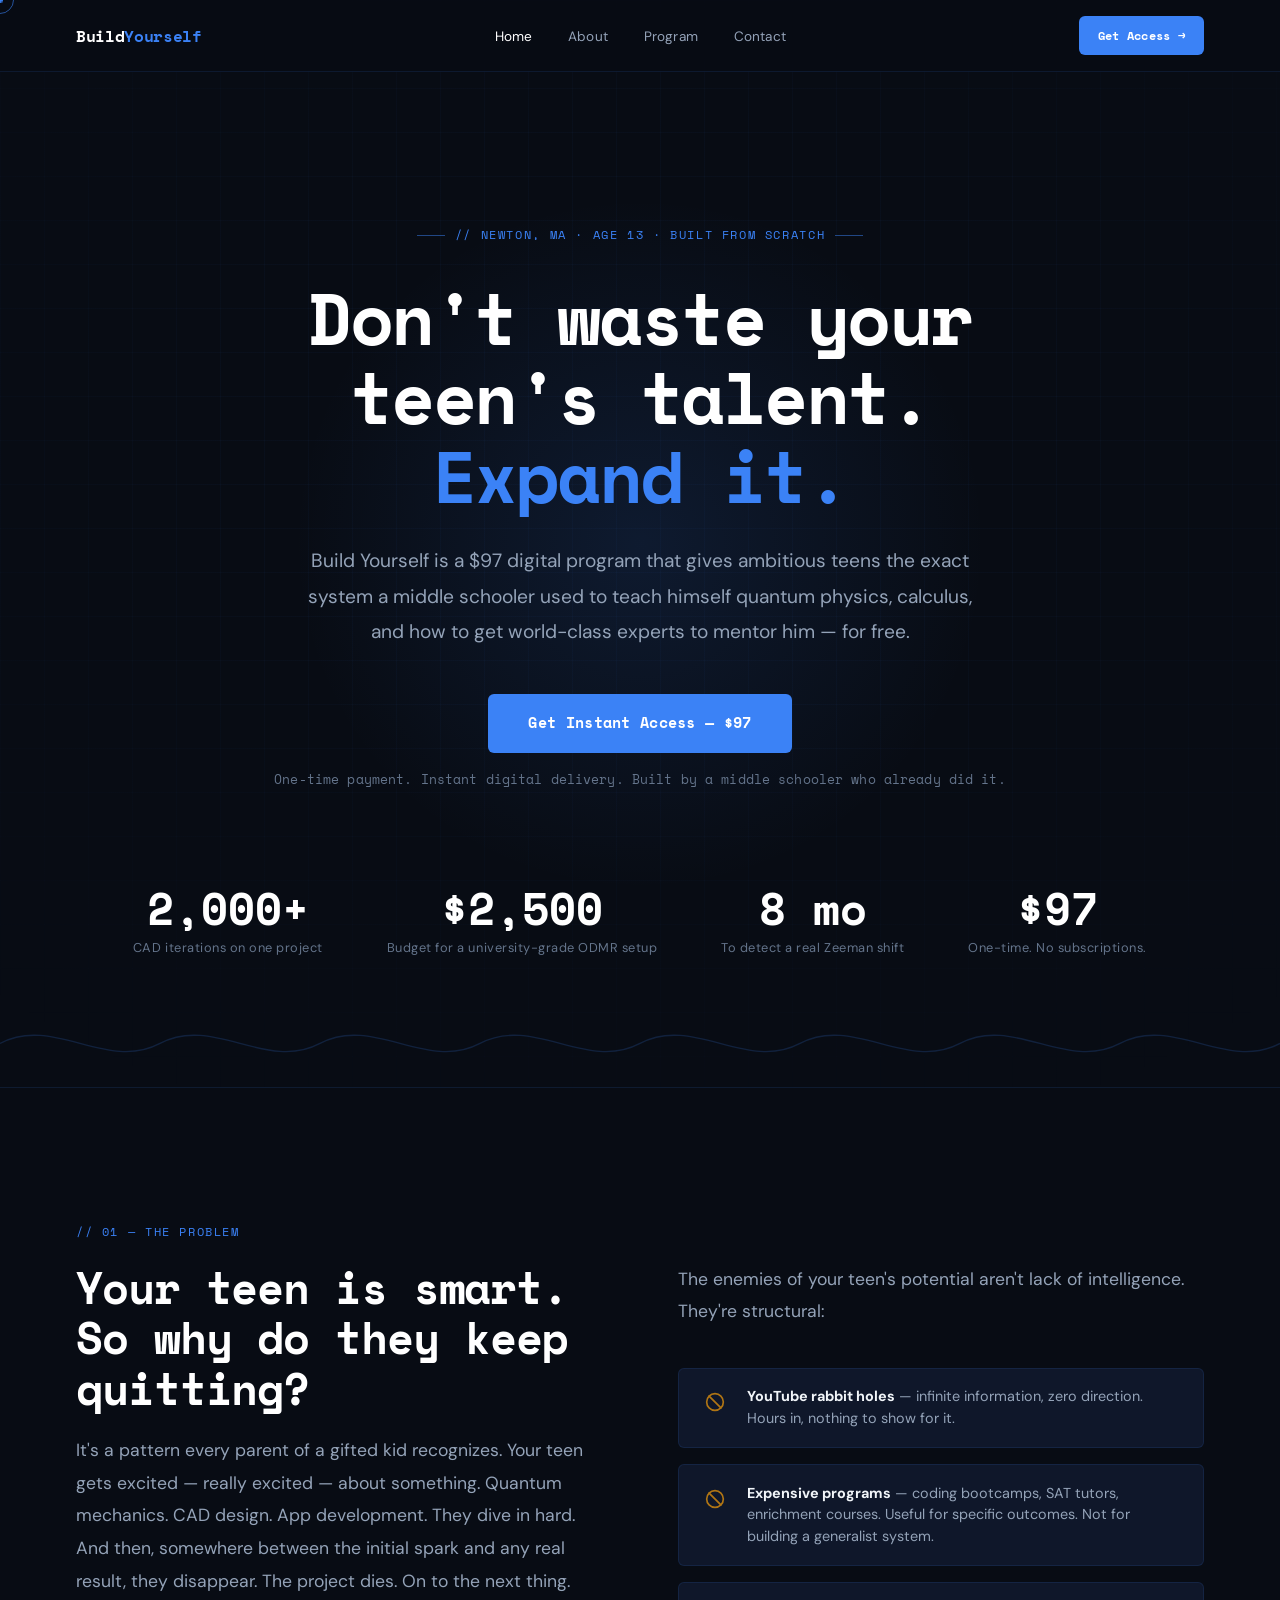
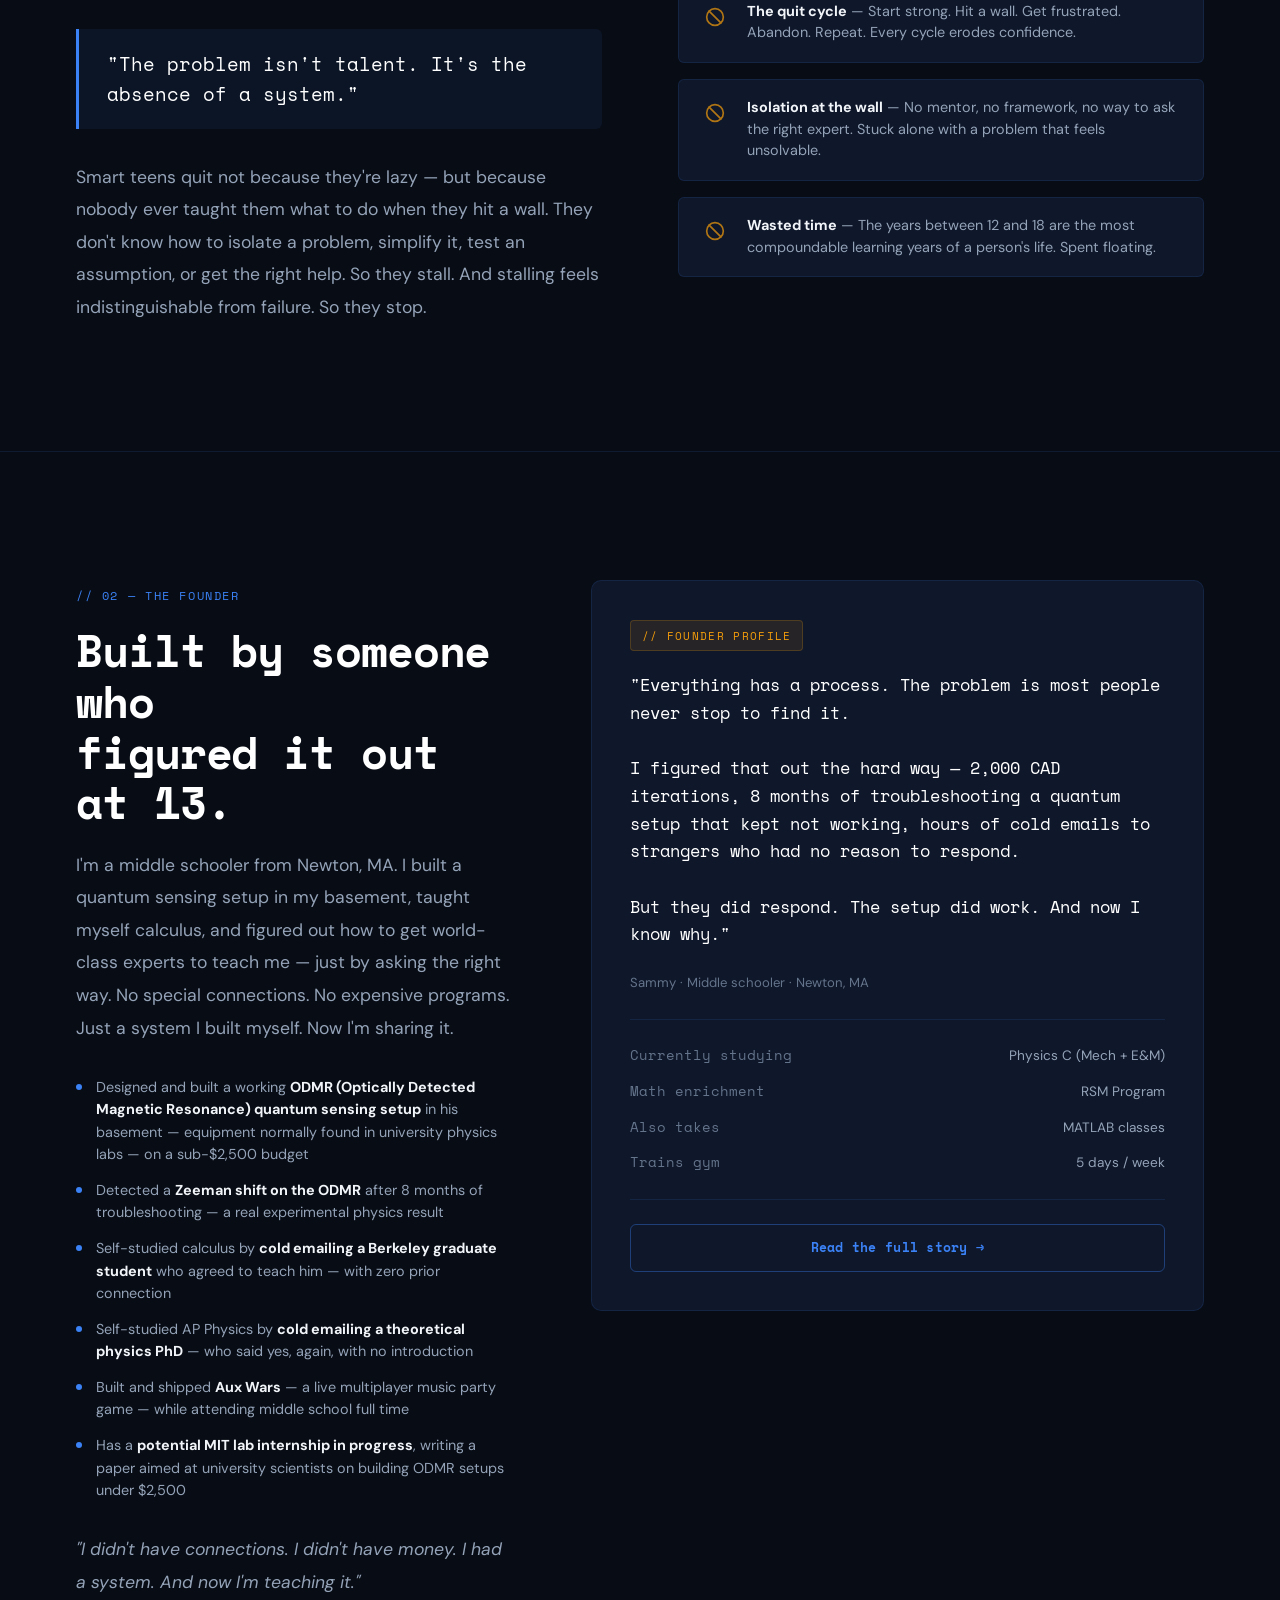
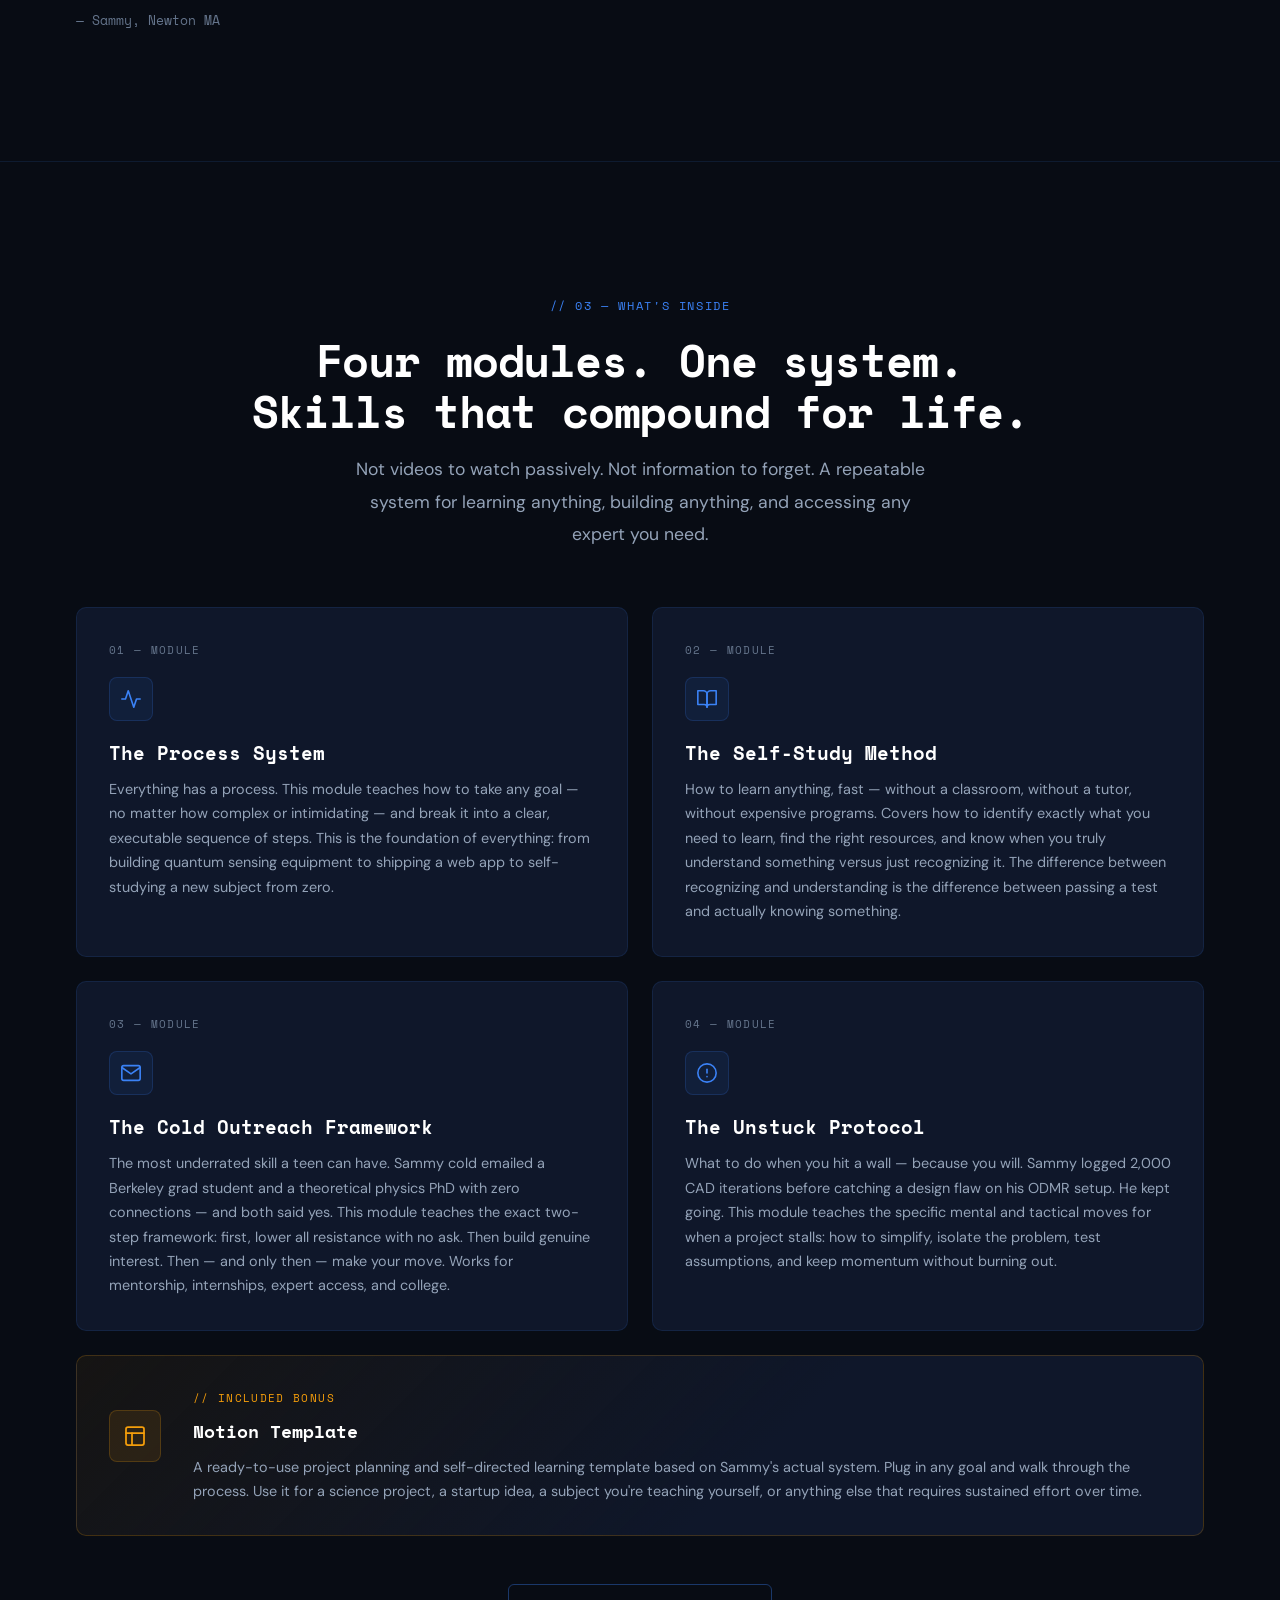
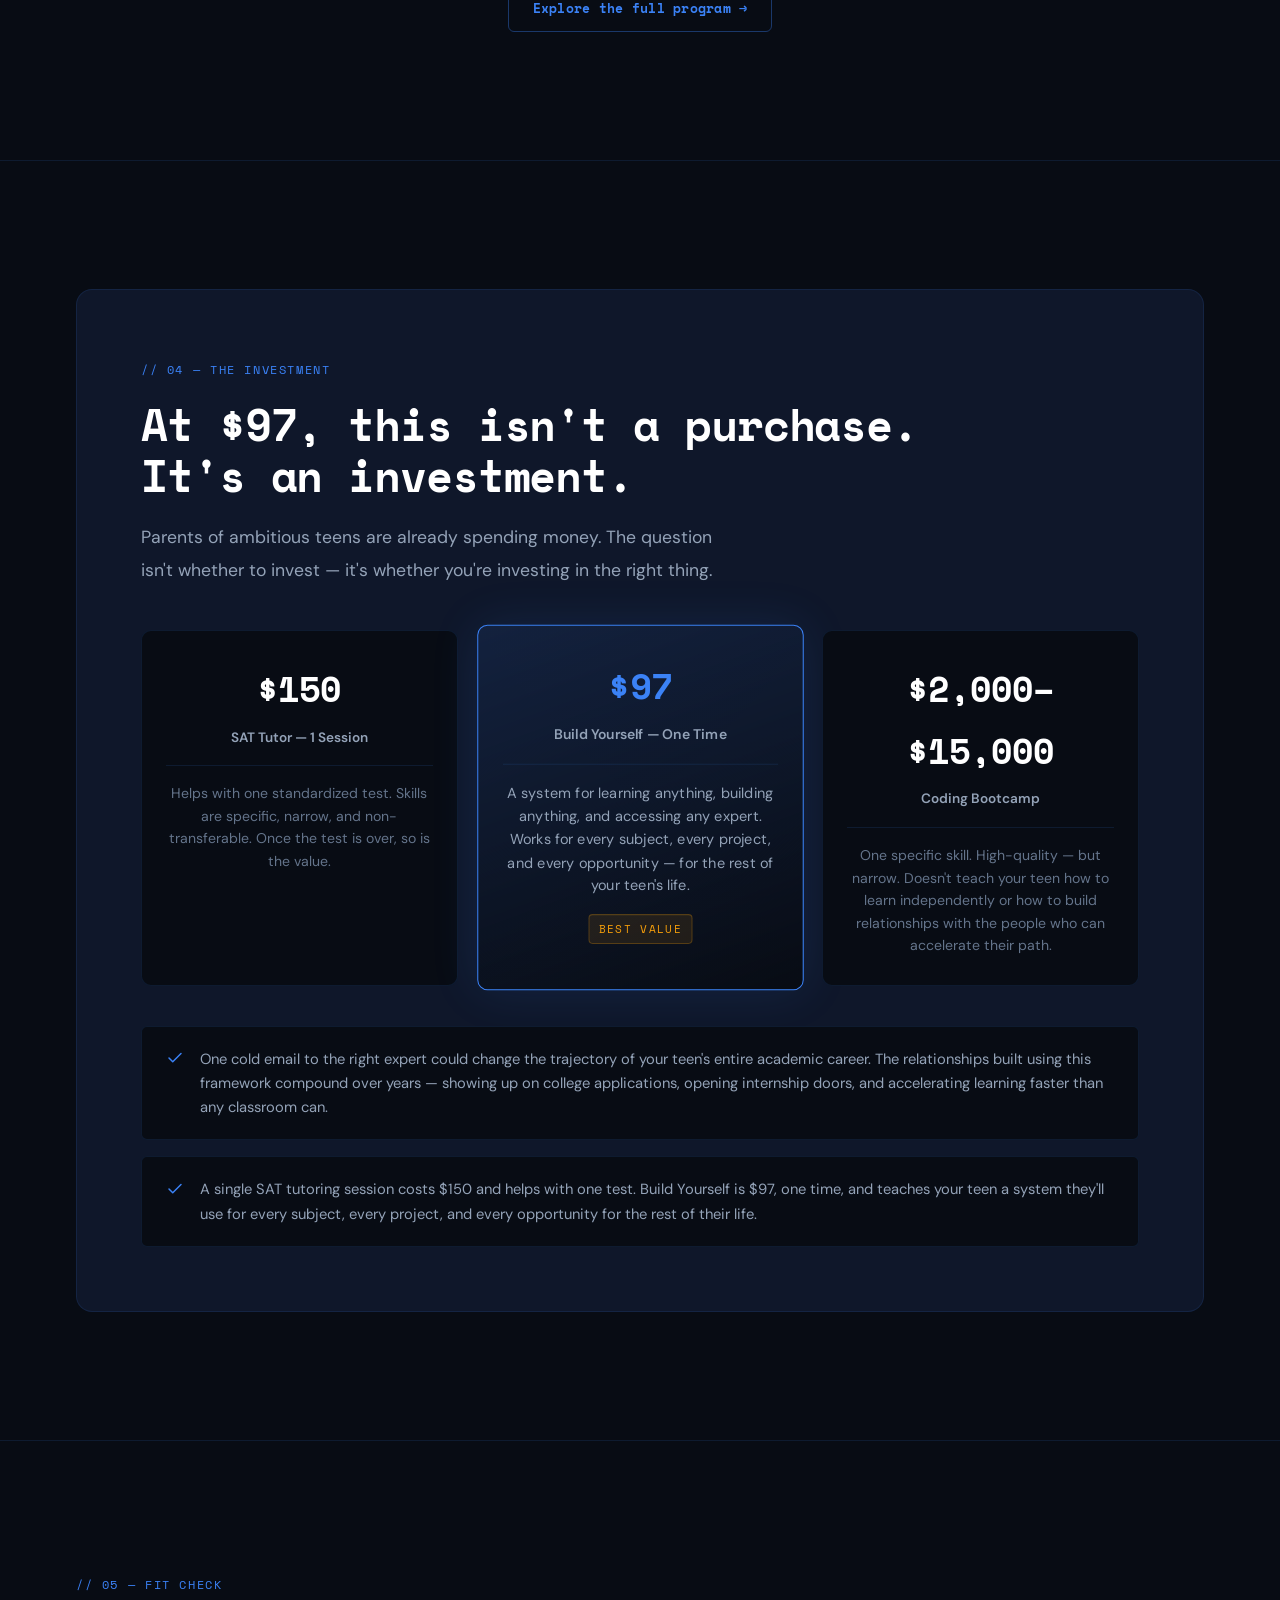
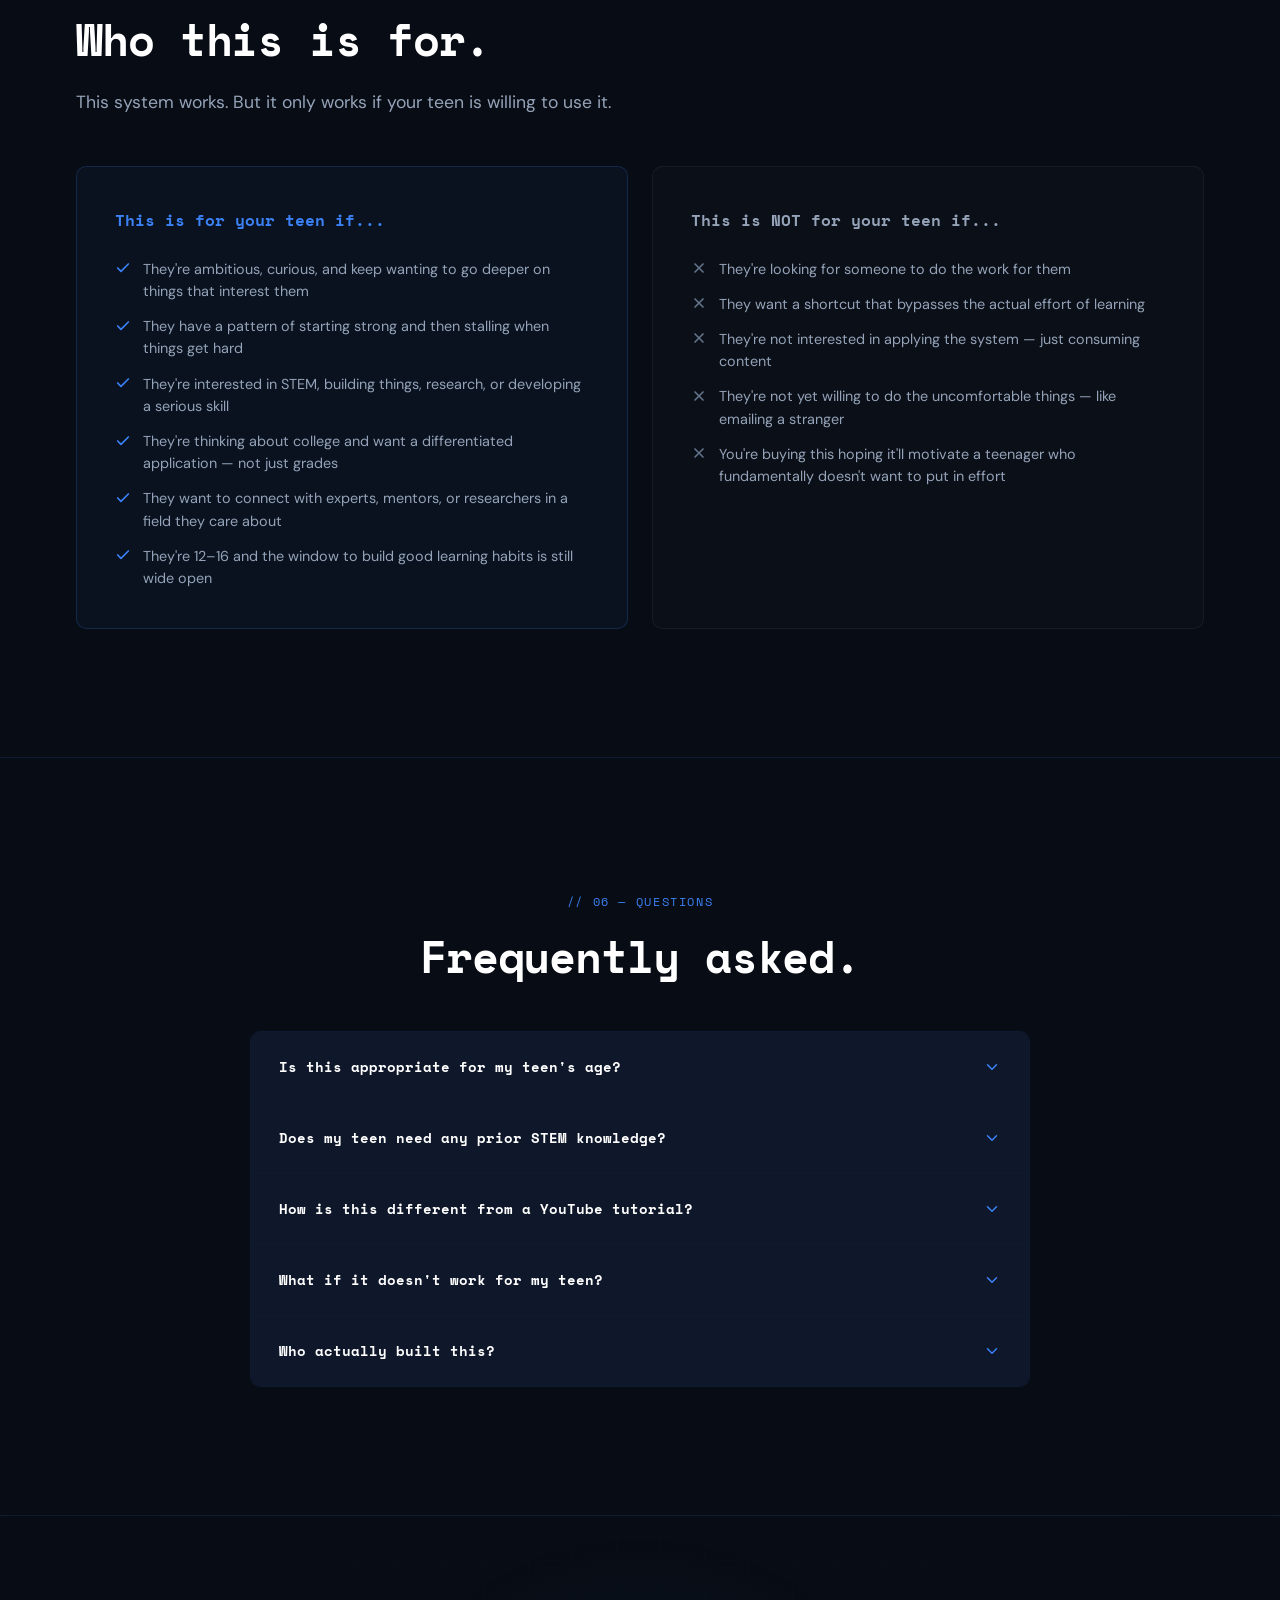
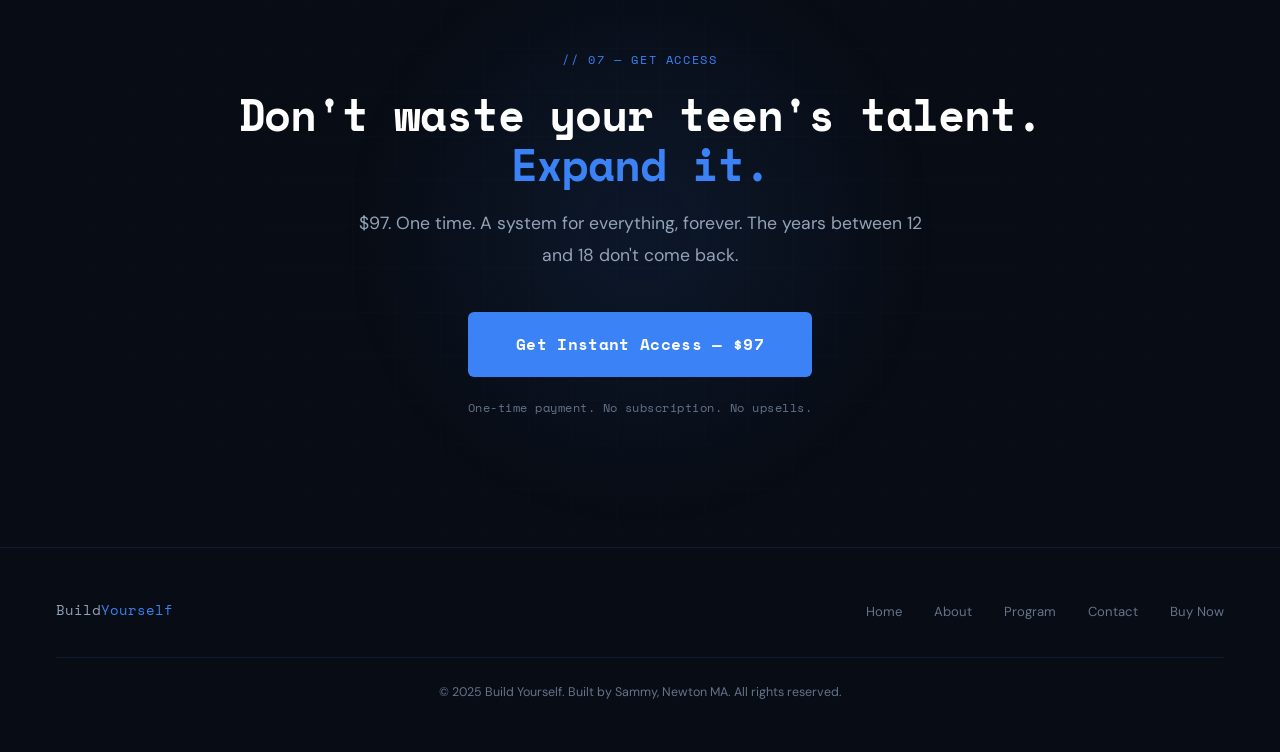
<file: index.html>
<!DOCTYPE html>
<html lang="en">
<head>
  <meta charset="UTF-8" />
  <meta name="viewport" content="width=device-width, initial-scale=1.0" />
  <title>Build Yourself — Don't Waste Your Teen's Talent. Expand It.</title>
  <meta name="description" content="A $97 digital program that gives ambitious teens the exact system a middle schooler used to teach himself quantum physics, calculus, and how to get world-class experts to mentor him — for free." />

  <!-- Open Graph -->
  <meta property="og:title" content="Build Yourself — Don't Waste Your Teen's Talent. Expand It." />
  <meta property="og:description" content="A $97 digital program built by a middle schooler who figured out how to learn anything, build anything, and access any expert." />
  <meta property="og:type" content="website" />
  <meta property="og:url" content="https://auxwars.github.io/lets-see/" />

  <!-- Twitter Card -->
  <meta name="twitter:card" content="summary_large_image" />
  <meta name="twitter:title" content="Build Yourself — Don't Waste Your Teen's Talent." />
  <meta name="twitter:description" content="$97 digital program. Self-study, cold outreach, the unstuck protocol. Built by a middle schooler who did all of it." />

  <link rel="preconnect" href="https://fonts.googleapis.com" />
  <link rel="preconnect" href="https://fonts.gstatic.com" crossorigin />
  <link href="https://fonts.googleapis.com/css2?family=Space+Mono:ital,wght@0,400;0,700;1,400&family=DM+Sans:ital,opsz,wght@0,9..40,300;0,9..40,400;0,9..40,500;0,9..40,600;1,9..40,400&display=swap" rel="stylesheet" />
  <link rel="stylesheet" href="styles.css" />
</head>
<body>

<!-- Custom cursor -->
<div class="cursor-ring"></div>
<div class="cursor-dot"></div>

<!-- ── Navigation ─────────────────────────────────────────── -->
<nav class="nav" role="navigation" aria-label="Main">
  <div class="nav-inner">
    <a href="index.html" class="nav-logo">Build<span class="accent">Yourself</span></a>
    <ul class="nav-links">
      <li><a href="index.html" class="active">Home</a></li>
      <li><a href="about.html">About</a></li>
      <li><a href="program.html">Program</a></li>
      <li><a href="contact.html">Contact</a></li>
    </ul>
    <a href="https://gum.co/buildyourself" class="nav-cta" target="_blank" rel="noopener">Get Access →</a>
    <button class="hamburger" aria-label="Toggle menu">
      <span></span><span></span><span></span>
    </button>
  </div>
</nav>

<!-- Mobile menu -->
<div class="mobile-menu" aria-hidden="true">
  <a href="index.html">Home</a>
  <a href="about.html">About</a>
  <a href="program.html">Program</a>
  <a href="contact.html">Contact</a>
  <a href="https://gum.co/buildyourself" target="_blank" rel="noopener" style="color:var(--primary);font-family:var(--mono);font-weight:700;">Get Access — $97 →</a>
</div>

<!-- ═══════════════════════════════════════════════════════════
     SECTION 1 — HERO
══════════════════════════════════════════════════════════════ -->
<section class="hero" aria-label="Hero">
  <div class="hero-grid" aria-hidden="true"></div>
  <div class="hero-glow" aria-hidden="true"></div>

  <!-- Oscilloscope wave -->
  <svg class="hero-wave" viewBox="0 0 1440 100" preserveAspectRatio="none" aria-hidden="true">
    <path d="M0,50 C60,18 120,82 180,50 C240,18 300,82 360,50 C420,18 480,82 540,50 C600,18 660,82 720,50 C780,18 840,82 900,50 C960,18 1020,82 1080,50 C1140,18 1200,82 1260,50 C1320,18 1380,82 1440,50" fill="none" stroke="#3b82f6" stroke-width="1.5"/>
  </svg>

  <div class="hero-inner">
    <div class="hero-eyebrow">// Newton, MA · Age 13 · Built from scratch</div>

    <h1 class="hero-headline">
      Don't waste your<br>teen's talent.<br>
      <span class="hl-blue">Expand it.</span>
    </h1>

    <p class="hero-sub">
      Build Yourself is a $97 digital program that gives ambitious teens the exact system
      a middle schooler used to teach himself quantum physics, calculus, and how to get
      world-class experts to mentor him — for free.
    </p>

    <div class="hero-cta-group">
      <a href="https://gum.co/buildyourself" class="btn btn-primary" target="_blank" rel="noopener">
        Get Instant Access — $97
      </a>
      <p class="hero-trust">One-time payment. Instant digital delivery. Built by a middle schooler who already did it.</p>
    </div>

    <div class="hero-stats">
      <div>
        <div class="hero-stat-num">
          <span data-count="2000" data-suffix="+">0+</span>
        </div>
        <div class="hero-stat-label">CAD iterations on one project</div>
      </div>
      <div>
        <div class="hero-stat-num">
          $<span data-count="2500" data-suffix="">0</span>
        </div>
        <div class="hero-stat-label">Budget for a university-grade ODMR setup</div>
      </div>
      <div>
        <div class="hero-stat-num">
          <span data-count="8" data-suffix=" mo">0</span>
        </div>
        <div class="hero-stat-label">To detect a real Zeeman shift</div>
      </div>
      <div>
        <div class="hero-stat-num">
          $<span data-count="97">0</span>
        </div>
        <div class="hero-stat-label">One-time. No subscriptions.</div>
      </div>
    </div>
  </div>
</section>

<hr class="divider" />

<!-- ═══════════════════════════════════════════════════════════
     SECTION 2 — THE PROBLEM
══════════════════════════════════════════════════════════════ -->
<section class="section" id="problem">
  <div class="container">
    <div class="problem-grid">
      <div>
        <span class="section-label reveal">// 01 — The Problem</span>
        <h2 class="section-headline reveal reveal-d1">Your teen is smart.<br>So why do they keep quitting?</h2>
        <p class="section-sub reveal reveal-d2">
          It's a pattern every parent of a gifted kid recognizes. Your teen gets excited —
          really excited — about something. Quantum mechanics. CAD design. App development.
          They dive in hard. And then, somewhere between the initial spark and any real result,
          they disappear. The project dies. On to the next thing.
        </p>
        <div class="pullquote reveal reveal-d3">
          "The problem isn't talent. It's the absence of a system."
        </div>
        <p class="section-sub reveal reveal-d4">
          Smart teens quit not because they're lazy — but because nobody ever taught them what
          to do when they hit a wall. They don't know how to isolate a problem, simplify it,
          test an assumption, or get the right help. So they stall. And stalling feels
          indistinguishable from failure. So they stop.
        </p>
      </div>

      <div>
        <p class="section-sub reveal" style="margin-bottom:1.75rem;">The enemies of your teen's potential aren't lack of intelligence. They're structural:</p>
        <div class="problem-enemies">
          <div class="enemy-item reveal reveal-d1">
            <div class="enemy-icon">
              <svg width="20" height="20" viewBox="0 0 24 24" fill="none" stroke="currentColor" stroke-width="2" stroke-linecap="round" stroke-linejoin="round"><circle cx="12" cy="12" r="10"/><line x1="4.93" y1="4.93" x2="19.07" y2="19.07"/></svg>
            </div>
            <div class="enemy-text"><strong style="color:var(--text-body);">YouTube rabbit holes</strong> — infinite information, zero direction. Hours in, nothing to show for it.</div>
          </div>
          <div class="enemy-item reveal reveal-d2">
            <div class="enemy-icon">
              <svg width="20" height="20" viewBox="0 0 24 24" fill="none" stroke="currentColor" stroke-width="2" stroke-linecap="round" stroke-linejoin="round"><circle cx="12" cy="12" r="10"/><line x1="4.93" y1="4.93" x2="19.07" y2="19.07"/></svg>
            </div>
            <div class="enemy-text"><strong style="color:var(--text-body);">Expensive programs</strong> — coding bootcamps, SAT tutors, enrichment courses. Useful for specific outcomes. Not for building a generalist system.</div>
          </div>
          <div class="enemy-item reveal reveal-d3">
            <div class="enemy-icon">
              <svg width="20" height="20" viewBox="0 0 24 24" fill="none" stroke="currentColor" stroke-width="2" stroke-linecap="round" stroke-linejoin="round"><circle cx="12" cy="12" r="10"/><line x1="4.93" y1="4.93" x2="19.07" y2="19.07"/></svg>
            </div>
            <div class="enemy-text"><strong style="color:var(--text-body);">The quit cycle</strong> — Start strong. Hit a wall. Get frustrated. Abandon. Repeat. Every cycle erodes confidence.</div>
          </div>
          <div class="enemy-item reveal reveal-d4">
            <div class="enemy-icon">
              <svg width="20" height="20" viewBox="0 0 24 24" fill="none" stroke="currentColor" stroke-width="2" stroke-linecap="round" stroke-linejoin="round"><circle cx="12" cy="12" r="10"/><line x1="4.93" y1="4.93" x2="19.07" y2="19.07"/></svg>
            </div>
            <div class="enemy-text"><strong style="color:var(--text-body);">Isolation at the wall</strong> — No mentor, no framework, no way to ask the right expert. Stuck alone with a problem that feels unsolvable.</div>
          </div>
          <div class="enemy-item reveal reveal-d5">
            <div class="enemy-icon">
              <svg width="20" height="20" viewBox="0 0 24 24" fill="none" stroke="currentColor" stroke-width="2" stroke-linecap="round" stroke-linejoin="round"><circle cx="12" cy="12" r="10"/><line x1="4.93" y1="4.93" x2="19.07" y2="19.07"/></svg>
            </div>
            <div class="enemy-text"><strong style="color:var(--text-body);">Wasted time</strong> — The years between 12 and 18 are the most compoundable learning years of a person's life. Spent floating.</div>
          </div>
        </div>
      </div>
    </div>
  </div>
</section>

<hr class="divider" />

<!-- ═══════════════════════════════════════════════════════════
     SECTION 3 — FOUNDER STORY
══════════════════════════════════════════════════════════════ -->
<section class="section" id="founder">
  <div class="container">
    <div class="founder-grid">
      <div>
        <span class="section-label reveal">// 02 — The Founder</span>
        <h2 class="section-headline reveal reveal-d1">Built by someone who<br>figured it out at 13.</h2>

        <p class="section-sub reveal reveal-d2">
          I'm a middle schooler from Newton, MA. I built a quantum sensing setup in my basement,
          taught myself calculus, and figured out how to get world-class experts to teach me —
          just by asking the right way. No special connections. No expensive programs.
          Just a system I built myself. Now I'm sharing it.
        </p>

        <div class="proof-list">
          <div class="proof-item reveal reveal-d1">
            <div class="proof-dot"></div>
            <div>Designed and built a working <strong style="color:var(--text-body);">ODMR (Optically Detected Magnetic Resonance) quantum sensing setup</strong> in his basement — equipment normally found in university physics labs — on a sub-$2,500 budget</div>
          </div>
          <div class="proof-item reveal reveal-d2">
            <div class="proof-dot"></div>
            <div>Detected a <strong style="color:var(--text-body);">Zeeman shift on the ODMR</strong> after 8 months of troubleshooting — a real experimental physics result</div>
          </div>
          <div class="proof-item reveal reveal-d3">
            <div class="proof-dot"></div>
            <div>Self-studied calculus by <strong style="color:var(--text-body);">cold emailing a Berkeley graduate student</strong> who agreed to teach him — with zero prior connection</div>
          </div>
          <div class="proof-item reveal reveal-d4">
            <div class="proof-dot"></div>
            <div>Self-studied AP Physics by <strong style="color:var(--text-body);">cold emailing a theoretical physics PhD</strong> — who said yes, again, with no introduction</div>
          </div>
          <div class="proof-item reveal reveal-d5">
            <div class="proof-dot"></div>
            <div>Built and shipped <strong style="color:var(--text-body);">Aux Wars</strong> — a live multiplayer music party game — while attending middle school full time</div>
          </div>
          <div class="proof-item reveal reveal-d6">
            <div class="proof-dot"></div>
            <div>Has a <strong style="color:var(--text-body);">potential MIT lab internship in progress</strong>, writing a paper aimed at university scientists on building ODMR setups under $2,500</div>
          </div>
        </div>

        <div style="margin-top:2rem;" class="reveal">
          <p class="section-sub" style="color:var(--text-muted);font-style:italic;">
            "I didn't have connections. I didn't have money. I had a system. And now I'm teaching it."
          </p>
          <p style="margin-top:0.75rem;font-family:var(--mono);font-size:0.8rem;color:var(--text-subtle);">— Sammy, Newton MA</p>
        </div>
      </div>

      <div class="reveal reveal-d2">
        <div class="founder-card">
          <div class="founder-tag">// Founder Profile</div>
          <div class="founder-quote">
            "Everything has a process. The problem is most people never stop to find it.<br><br>
            I figured that out the hard way — 2,000 CAD iterations, 8 months of troubleshooting
            a quantum setup that kept not working, hours of cold emails to strangers who had
            no reason to respond.<br><br>
            But they did respond. The setup did work. And now I know why."
          </div>
          <div class="founder-attribution">Sammy · Middle schooler · Newton, MA</div>

          <hr class="divider" style="margin:1.5rem 0;" />

          <div style="display:flex;flex-direction:column;gap:0.75rem;">
            <div style="display:flex;justify-content:space-between;font-size:0.85rem;">
              <span style="color:var(--text-subtle);font-family:var(--mono);">Currently studying</span>
              <span style="color:var(--text-muted);">Physics C (Mech + E&M)</span>
            </div>
            <div style="display:flex;justify-content:space-between;font-size:0.85rem;">
              <span style="color:var(--text-subtle);font-family:var(--mono);">Math enrichment</span>
              <span style="color:var(--text-muted);">RSM Program</span>
            </div>
            <div style="display:flex;justify-content:space-between;font-size:0.85rem;">
              <span style="color:var(--text-subtle);font-family:var(--mono);">Also takes</span>
              <span style="color:var(--text-muted);">MATLAB classes</span>
            </div>
            <div style="display:flex;justify-content:space-between;font-size:0.85rem;">
              <span style="color:var(--text-subtle);font-family:var(--mono);">Trains gym</span>
              <span style="color:var(--text-muted);">5 days / week</span>
            </div>
          </div>

          <hr class="divider" style="margin:1.5rem 0;" />
          <a href="about.html" class="btn btn-outline" style="width:100%;justify-content:center;">Read the full story →</a>
        </div>
      </div>
    </div>
  </div>
</section>

<hr class="divider" />

<!-- ═══════════════════════════════════════════════════════════
     SECTION 4 — WHAT'S INSIDE
══════════════════════════════════════════════════════════════ -->
<section class="section" id="program">
  <div class="container">
    <div style="text-align:center;margin-bottom:0.5rem;">
      <span class="section-label reveal">// 03 — What's Inside</span>
      <h2 class="section-headline reveal reveal-d1" style="margin:0 auto 1rem;">Four modules. One system.<br>Skills that compound for life.</h2>
      <p class="section-sub reveal reveal-d2" style="margin:0 auto;">
        Not videos to watch passively. Not information to forget. A repeatable system for
        learning anything, building anything, and accessing any expert you need.
      </p>
    </div>

    <div class="modules-grid">
      <!-- Module 1 -->
      <div class="module-card reveal reveal-d1">
        <div class="module-num">01 — Module</div>
        <div class="module-icon">
          <svg width="22" height="22" viewBox="0 0 24 24" fill="none" stroke="currentColor" stroke-width="1.75" stroke-linecap="round" stroke-linejoin="round">
            <polyline points="22 12 18 12 15 21 9 3 6 12 2 12"/>
          </svg>
        </div>
        <div class="module-name">The Process System</div>
        <div class="module-desc">
          Everything has a process. This module teaches how to take any goal —
          no matter how complex or intimidating — and break it into a clear, executable
          sequence of steps. This is the foundation of everything: from building quantum
          sensing equipment to shipping a web app to self-studying a new subject from zero.
        </div>
      </div>

      <!-- Module 2 -->
      <div class="module-card reveal reveal-d2">
        <div class="module-num">02 — Module</div>
        <div class="module-icon">
          <svg width="22" height="22" viewBox="0 0 24 24" fill="none" stroke="currentColor" stroke-width="1.75" stroke-linecap="round" stroke-linejoin="round">
            <path d="M2 3h6a4 4 0 0 1 4 4v14a3 3 0 0 0-3-3H2z"/><path d="M22 3h-6a4 4 0 0 0-4 4v14a3 3 0 0 1 3-3h7z"/>
          </svg>
        </div>
        <div class="module-name">The Self-Study Method</div>
        <div class="module-desc">
          How to learn anything, fast — without a classroom, without a tutor, without
          expensive programs. Covers how to identify exactly what you need to learn, find
          the right resources, and know when you truly understand something versus just
          recognizing it. The difference between recognizing and understanding is the difference
          between passing a test and actually knowing something.
        </div>
      </div>

      <!-- Module 3 -->
      <div class="module-card reveal reveal-d3">
        <div class="module-num">03 — Module</div>
        <div class="module-icon">
          <svg width="22" height="22" viewBox="0 0 24 24" fill="none" stroke="currentColor" stroke-width="1.75" stroke-linecap="round" stroke-linejoin="round">
            <path d="M4 4h16c1.1 0 2 .9 2 2v12c0 1.1-.9 2-2 2H4c-1.1 0-2-.9-2-2V6c0-1.1.9-2 2-2z"/><polyline points="22,6 12,13 2,6"/>
          </svg>
        </div>
        <div class="module-name">The Cold Outreach Framework</div>
        <div class="module-desc">
          The most underrated skill a teen can have. Sammy cold emailed a Berkeley grad
          student and a theoretical physics PhD with zero connections — and both said yes.
          This module teaches the exact two-step framework: first, lower all resistance with
          no ask. Then build genuine interest. Then — and only then — make your move.
          Works for mentorship, internships, expert access, and college.
        </div>
      </div>

      <!-- Module 4 -->
      <div class="module-card reveal reveal-d4">
        <div class="module-num">04 — Module</div>
        <div class="module-icon">
          <svg width="22" height="22" viewBox="0 0 24 24" fill="none" stroke="currentColor" stroke-width="1.75" stroke-linecap="round" stroke-linejoin="round">
            <circle cx="12" cy="12" r="10"/><line x1="12" y1="8" x2="12" y2="12"/><line x1="12" y1="16" x2="12.01" y2="16"/>
          </svg>
        </div>
        <div class="module-name">The Unstuck Protocol</div>
        <div class="module-desc">
          What to do when you hit a wall — because you will. Sammy logged 2,000 CAD
          iterations before catching a design flaw on his ODMR setup. He kept going.
          This module teaches the specific mental and tactical moves for when a project
          stalls: how to simplify, isolate the problem, test assumptions, and keep
          momentum without burning out.
        </div>
      </div>

      <!-- Bonus -->
      <div class="bonus-card reveal reveal-d5">
        <div class="module-icon" style="flex-shrink:0;width:52px;height:52px;background:rgba(245,158,11,.1);border-color:rgba(245,158,11,.2);color:var(--accent);">
          <svg width="24" height="24" viewBox="0 0 24 24" fill="none" stroke="currentColor" stroke-width="1.75" stroke-linecap="round" stroke-linejoin="round">
            <rect x="3" y="3" width="18" height="18" rx="2" ry="2"/><line x1="3" y1="9" x2="21" y2="9"/><line x1="9" y1="21" x2="9" y2="9"/>
          </svg>
        </div>
        <div>
          <div class="bonus-label">// Included Bonus</div>
          <div class="bonus-name">Notion Template</div>
          <div class="bonus-desc">
            A ready-to-use project planning and self-directed learning template based on Sammy's
            actual system. Plug in any goal and walk through the process. Use it for a science
            project, a startup idea, a subject you're teaching yourself, or anything else
            that requires sustained effort over time.
          </div>
        </div>
      </div>
    </div>

    <div style="text-align:center;margin-top:3rem;" class="reveal">
      <a href="program.html" class="btn btn-outline">Explore the full program →</a>
    </div>
  </div>
</section>

<hr class="divider" />

<!-- ═══════════════════════════════════════════════════════════
     SECTION 5 — VALUE COMPARISON
══════════════════════════════════════════════════════════════ -->
<section class="section" id="value">
  <div class="container">
    <div class="value-bg">
      <span class="section-label reveal">// 04 — The Investment</span>
      <h2 class="section-headline reveal reveal-d1">At $97, this isn't a purchase.<br>It's an investment.</h2>
      <p class="section-sub reveal reveal-d2">
        Parents of ambitious teens are already spending money. The question isn't whether
        to invest — it's whether you're investing in the right thing.
      </p>

      <div class="value-grid">
        <div class="value-card reveal reveal-d1">
          <div class="value-price">$150</div>
          <div class="value-name">SAT Tutor — 1 Session</div>
          <div class="value-outcome">Helps with one standardized test. Skills are specific, narrow, and non-transferable. Once the test is over, so is the value.</div>
        </div>

        <div class="value-card featured reveal reveal-d2">
          <div class="value-price">$97</div>
          <div class="value-name">Build Yourself — One Time</div>
          <div class="value-outcome">A system for learning anything, building anything, and accessing any expert. Works for every subject, every project, and every opportunity — for the rest of your teen's life.</div>
          <div class="value-badge">Best Value</div>
        </div>

        <div class="value-card reveal reveal-d3">
          <div class="value-price">$2,000–$15,000</div>
          <div class="value-name">Coding Bootcamp</div>
          <div class="value-outcome">One specific skill. High-quality — but narrow. Doesn't teach your teen how to learn independently or how to build relationships with the people who can accelerate their path.</div>
        </div>
      </div>

      <div class="sales-argument">
        <div class="sales-arg-item reveal reveal-d1">
          <div class="sales-arg-icon">
            <svg width="18" height="18" viewBox="0 0 24 24" fill="none" stroke="currentColor" stroke-width="2" stroke-linecap="round" stroke-linejoin="round"><polyline points="20 6 9 17 4 12"/></svg>
          </div>
          <div>
            One cold email to the right expert could change the trajectory of your teen's entire academic career.
            The relationships built using this framework compound over years — showing up on college applications,
            opening internship doors, and accelerating learning faster than any classroom can.
          </div>
        </div>
        <div class="sales-arg-item reveal reveal-d2">
          <div class="sales-arg-icon">
            <svg width="18" height="18" viewBox="0 0 24 24" fill="none" stroke="currentColor" stroke-width="2" stroke-linecap="round" stroke-linejoin="round"><polyline points="20 6 9 17 4 12"/></svg>
          </div>
          <div>
            A single SAT tutoring session costs $150 and helps with one test. Build Yourself is $97, one time,
            and teaches your teen a system they'll use for every subject, every project, and every opportunity
            for the rest of their life.
          </div>
        </div>
      </div>
    </div>
  </div>
</section>

<hr class="divider" />

<!-- ═══════════════════════════════════════════════════════════
     SECTION 6 — WHO IT'S FOR
══════════════════════════════════════════════════════════════ -->
<section class="section" id="who">
  <div class="container">
    <span class="section-label reveal">// 05 — Fit Check</span>
    <h2 class="section-headline reveal reveal-d1">Who this is for.</h2>
    <p class="section-sub reveal reveal-d2">This system works. But it only works if your teen is willing to use it.</p>

    <div class="who-grid">
      <div class="who-card who-yes reveal reveal-d1">
        <div class="who-title">This is for your teen if...</div>
        <ul class="who-list">
          <li>
            <svg width="16" height="16" viewBox="0 0 24 24" fill="none" stroke="var(--primary)" stroke-width="2.5" stroke-linecap="round" stroke-linejoin="round"><polyline points="20 6 9 17 4 12"/></svg>
            They're ambitious, curious, and keep wanting to go deeper on things that interest them
          </li>
          <li>
            <svg width="16" height="16" viewBox="0 0 24 24" fill="none" stroke="var(--primary)" stroke-width="2.5" stroke-linecap="round" stroke-linejoin="round"><polyline points="20 6 9 17 4 12"/></svg>
            They have a pattern of starting strong and then stalling when things get hard
          </li>
          <li>
            <svg width="16" height="16" viewBox="0 0 24 24" fill="none" stroke="var(--primary)" stroke-width="2.5" stroke-linecap="round" stroke-linejoin="round"><polyline points="20 6 9 17 4 12"/></svg>
            They're interested in STEM, building things, research, or developing a serious skill
          </li>
          <li>
            <svg width="16" height="16" viewBox="0 0 24 24" fill="none" stroke="var(--primary)" stroke-width="2.5" stroke-linecap="round" stroke-linejoin="round"><polyline points="20 6 9 17 4 12"/></svg>
            They're thinking about college and want a differentiated application — not just grades
          </li>
          <li>
            <svg width="16" height="16" viewBox="0 0 24 24" fill="none" stroke="var(--primary)" stroke-width="2.5" stroke-linecap="round" stroke-linejoin="round"><polyline points="20 6 9 17 4 12"/></svg>
            They want to connect with experts, mentors, or researchers in a field they care about
          </li>
          <li>
            <svg width="16" height="16" viewBox="0 0 24 24" fill="none" stroke="var(--primary)" stroke-width="2.5" stroke-linecap="round" stroke-linejoin="round"><polyline points="20 6 9 17 4 12"/></svg>
            They're 12–16 and the window to build good learning habits is still wide open
          </li>
        </ul>
      </div>

      <div class="who-card who-no reveal reveal-d2">
        <div class="who-title" style="color:var(--text-muted);">This is NOT for your teen if...</div>
        <ul class="who-list">
          <li>
            <svg width="16" height="16" viewBox="0 0 24 24" fill="none" stroke="var(--text-subtle)" stroke-width="2.5" stroke-linecap="round" stroke-linejoin="round"><line x1="18" y1="6" x2="6" y2="18"/><line x1="6" y1="6" x2="18" y2="18"/></svg>
            They're looking for someone to do the work for them
          </li>
          <li>
            <svg width="16" height="16" viewBox="0 0 24 24" fill="none" stroke="var(--text-subtle)" stroke-width="2.5" stroke-linecap="round" stroke-linejoin="round"><line x1="18" y1="6" x2="6" y2="18"/><line x1="6" y1="6" x2="18" y2="18"/></svg>
            They want a shortcut that bypasses the actual effort of learning
          </li>
          <li>
            <svg width="16" height="16" viewBox="0 0 24 24" fill="none" stroke="var(--text-subtle)" stroke-width="2.5" stroke-linecap="round" stroke-linejoin="round"><line x1="18" y1="6" x2="6" y2="18"/><line x1="6" y1="6" x2="18" y2="18"/></svg>
            They're not interested in applying the system — just consuming content
          </li>
          <li>
            <svg width="16" height="16" viewBox="0 0 24 24" fill="none" stroke="var(--text-subtle)" stroke-width="2.5" stroke-linecap="round" stroke-linejoin="round"><line x1="18" y1="6" x2="6" y2="18"/><line x1="6" y1="6" x2="18" y2="18"/></svg>
            They're not yet willing to do the uncomfortable things — like emailing a stranger
          </li>
          <li>
            <svg width="16" height="16" viewBox="0 0 24 24" fill="none" stroke="var(--text-subtle)" stroke-width="2.5" stroke-linecap="round" stroke-linejoin="round"><line x1="18" y1="6" x2="6" y2="18"/><line x1="6" y1="6" x2="18" y2="18"/></svg>
            You're buying this hoping it'll motivate a teenager who fundamentally doesn't want to put in effort
          </li>
        </ul>
      </div>
    </div>
  </div>
</section>

<hr class="divider" />

<!-- ═══════════════════════════════════════════════════════════
     SECTION 7 — FAQ
══════════════════════════════════════════════════════════════ -->
<section class="section" id="faq">
  <div class="container">
    <div style="text-align:center;">
      <span class="section-label reveal">// 06 — Questions</span>
      <h2 class="section-headline reveal reveal-d1">Frequently asked.</h2>
    </div>

    <div class="faq-list reveal reveal-d2">
      <div class="faq-item">
        <button class="faq-q" aria-expanded="false">
          Is this appropriate for my teen's age?
          <svg class="faq-chevron" width="18" height="18" viewBox="0 0 24 24" fill="none" stroke="currentColor" stroke-width="2" stroke-linecap="round" stroke-linejoin="round"><polyline points="6 9 12 15 18 9"/></svg>
        </button>
        <div class="faq-a" role="region">
          <div class="faq-a-inner">
            Yes — the program is designed specifically for teens aged 12 to 16. The language is direct,
            the examples are relatable, and the system is built around the reality of being in school
            full time while pursuing something bigger on the side. Sammy himself is a middle schooler.
            He's not writing down from a position of adult authority. He's writing peer-to-peer.
          </div>
        </div>
      </div>

      <div class="faq-item">
        <button class="faq-q" aria-expanded="false">
          Does my teen need any prior STEM knowledge?
          <svg class="faq-chevron" width="18" height="18" viewBox="0 0 24 24" fill="none" stroke="currentColor" stroke-width="2" stroke-linecap="round" stroke-linejoin="round"><polyline points="6 9 12 15 18 9"/></svg>
        </button>
        <div class="faq-a" role="region">
          <div class="faq-a-inner">
            No. The system works for any subject, any project, any domain. Sammy's examples happen to be
            physics and engineering because that's what he does — but the process system, the self-study
            method, the outreach framework, and the unstuck protocol are domain-agnostic. They work for
            history, writing, biology, computer science, music, design — anything that requires sustained,
            self-directed effort.
          </div>
        </div>
      </div>

      <div class="faq-item">
        <button class="faq-q" aria-expanded="false">
          How is this different from a YouTube tutorial?
          <svg class="faq-chevron" width="18" height="18" viewBox="0 0 24 24" fill="none" stroke="currentColor" stroke-width="2" stroke-linecap="round" stroke-linejoin="round"><polyline points="6 9 12 15 18 9"/></svg>
        </button>
        <div class="faq-a" role="region">
          <div class="faq-a-inner">
            YouTube gives information. This gives a system. The difference is everything. Information without
            a framework for applying it is just content — and there's already more free content on the internet
            than anyone could consume in a lifetime. The problem isn't lack of information. It's the absence
            of a process for turning information into skill, skill into progress, and progress into results.
            That's what Build Yourself teaches.
          </div>
        </div>
      </div>

      <div class="faq-item">
        <button class="faq-q" aria-expanded="false">
          What if it doesn't work for my teen?
          <svg class="faq-chevron" width="18" height="18" viewBox="0 0 24 24" fill="none" stroke="currentColor" stroke-width="2" stroke-linecap="round" stroke-linejoin="round"><polyline points="6 9 12 15 18 9"/></svg>
        </button>
        <div class="faq-a" role="region">
          <div class="faq-a-inner">
            The system requires effort. It's not magic, and it's not designed to be. If your teen goes through
            the material and applies it — genuinely applies it — they will have a meaningfully different
            relationship with learning, building, and getting help from experts. If they treat it like another
            piece of content to consume and forget, it won't work. That's an honest answer. Reach out via
            the contact page if you have specific concerns — we'll give you a real answer.
          </div>
        </div>
      </div>

      <div class="faq-item">
        <button class="faq-q" aria-expanded="false">
          Who actually built this?
          <svg class="faq-chevron" width="18" height="18" viewBox="0 0 24 24" fill="none" stroke="currentColor" stroke-width="2" stroke-linecap="round" stroke-linejoin="round"><polyline points="6 9 12 15 18 9"/></svg>
        </button>
        <div class="faq-a" role="region">
          <div class="faq-a-inner">
            Sammy — a middle schooler from Newton, MA. Not a company. Not a team of curriculum designers.
            Not an adult who vaguely remembers being a teenager. A 13-year-old who is currently living
            the system he's selling, in real time, with real results. The ODMR setup is real.
            The Berkeley grad student is real. The physics PhD is real. The Aux Wars app is live.
            <a href="about.html" style="color:var(--primary);text-decoration:underline;text-decoration-color:rgba(59,130,246,.3);">Read the full story →</a>
          </div>
        </div>
      </div>
    </div>
  </div>
</section>

<hr class="divider" />

<!-- ═══════════════════════════════════════════════════════════
     SECTION 8 — FINAL CTA
══════════════════════════════════════════════════════════════ -->
<section class="final-cta">
  <div class="final-cta-glow" aria-hidden="true"></div>

  <!-- subtle grid repeat -->
  <div style="position:absolute;inset:0;background-image:linear-gradient(rgba(59,130,246,.025) 1px,transparent 1px),linear-gradient(90deg,rgba(59,130,246,.025) 1px,transparent 1px);background-size:44px 44px;mask-image:radial-gradient(ellipse 70% 80% at 50% 50%,black 30%,transparent 100%);-webkit-mask-image:radial-gradient(ellipse 70% 80% at 50% 50%,black 30%,transparent 100%);" aria-hidden="true"></div>

  <div class="final-cta-inner container">
    <span class="section-label reveal">// 07 — Get Access</span>
    <h2 class="section-headline reveal reveal-d1" style="margin:0 auto 1rem;">Don't waste your teen's talent.<br><span style="color:var(--primary);">Expand it.</span></h2>
    <p class="section-sub reveal reveal-d2" style="margin:0 auto 2.5rem;">
      $97. One time. A system for everything, forever.
      The years between 12 and 18 don't come back.
    </p>

    <div class="reveal reveal-d3">
      <a href="https://gum.co/buildyourself" class="btn btn-primary" target="_blank" rel="noopener" style="font-size:1rem;padding:1.15rem 3rem;">
        Get Instant Access — $97
      </a>
    </div>

    <p class="final-cta-note reveal reveal-d4">One-time payment. No subscription. No upsells.</p>
  </div>
</section>

<!-- ── Footer ──────────────────────────────────────────────── -->
<footer class="footer">
  <div class="footer-inner">
    <div class="footer-logo">Build<span class="accent">Yourself</span></div>
    <ul class="footer-links">
      <li><a href="index.html">Home</a></li>
      <li><a href="about.html">About</a></li>
      <li><a href="program.html">Program</a></li>
      <li><a href="contact.html">Contact</a></li>
      <li><a href="https://gum.co/buildyourself" target="_blank" rel="noopener">Buy Now</a></li>
    </ul>
    <p class="footer-copy">© 2025 Build Yourself. Built by Sammy, Newton MA. All rights reserved.</p>
  </div>
</footer>

<script src="script.js"></script>
</body>
</html>
</file>
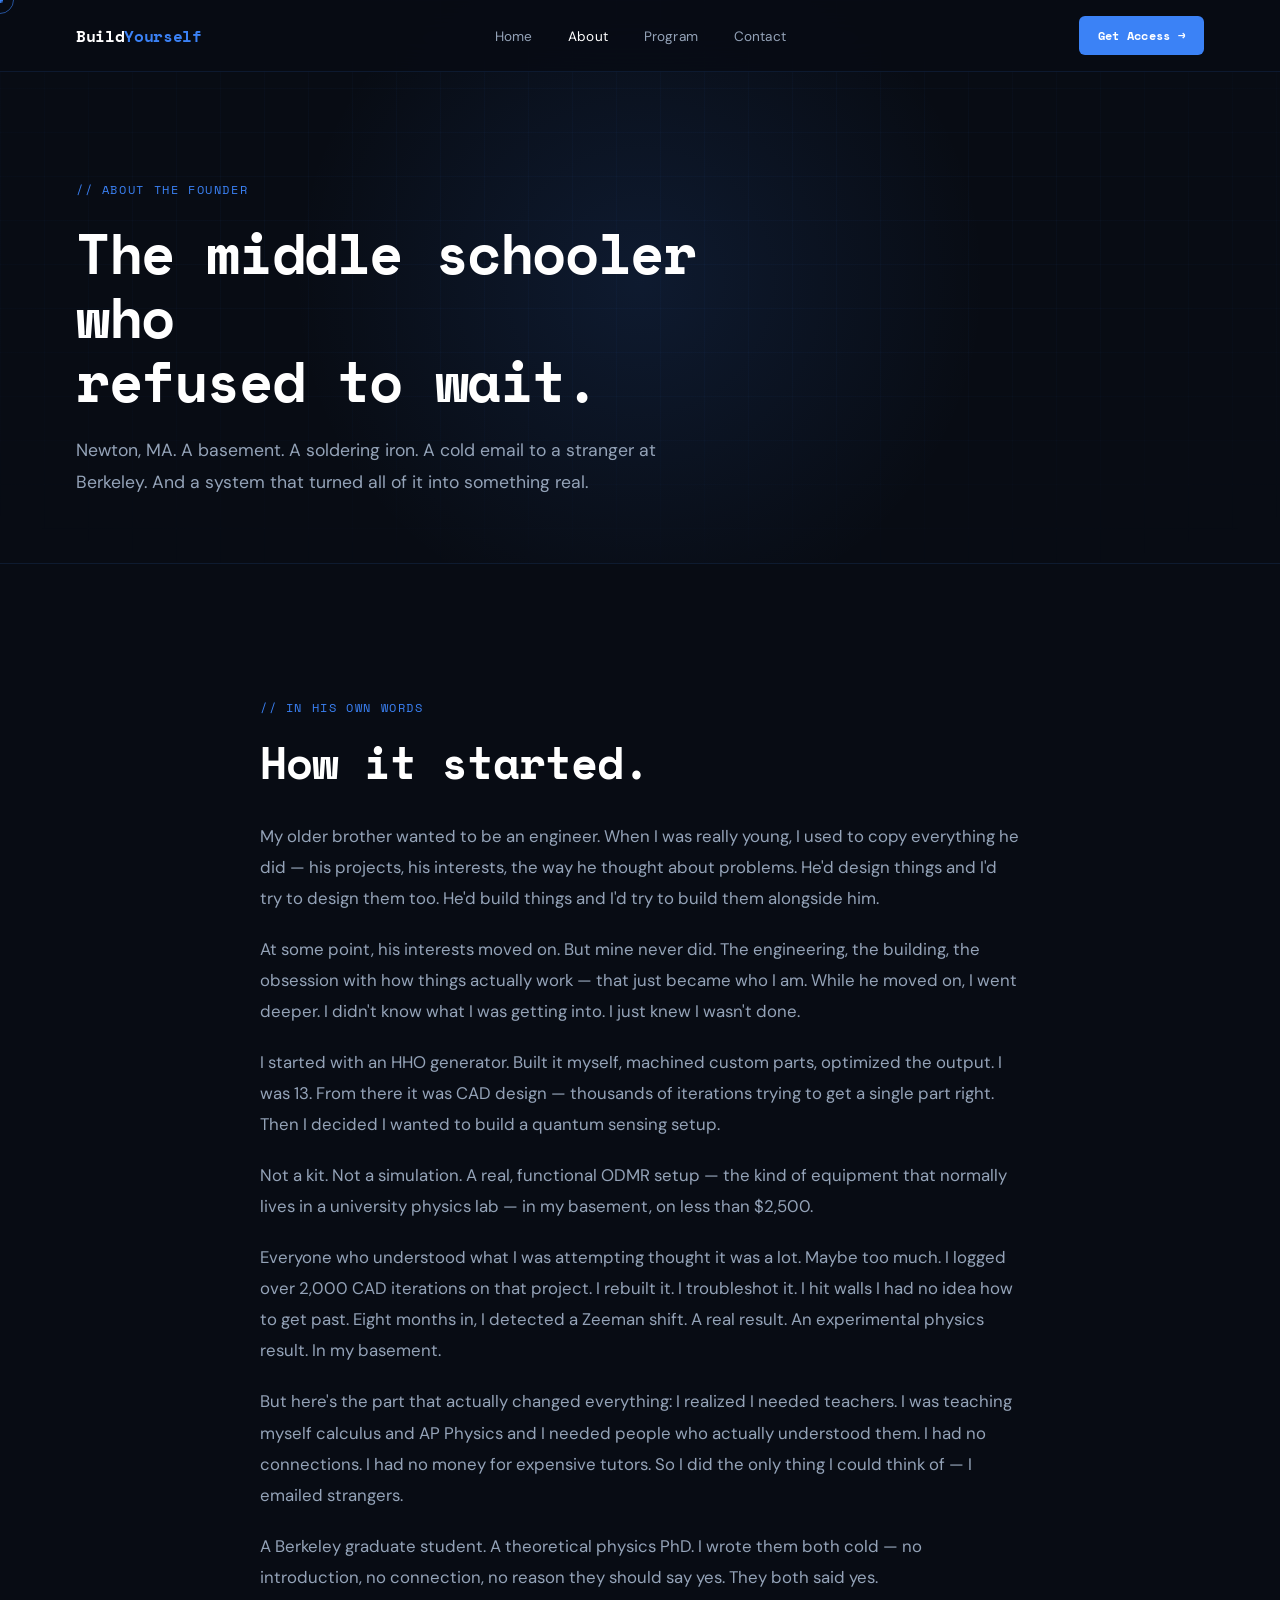
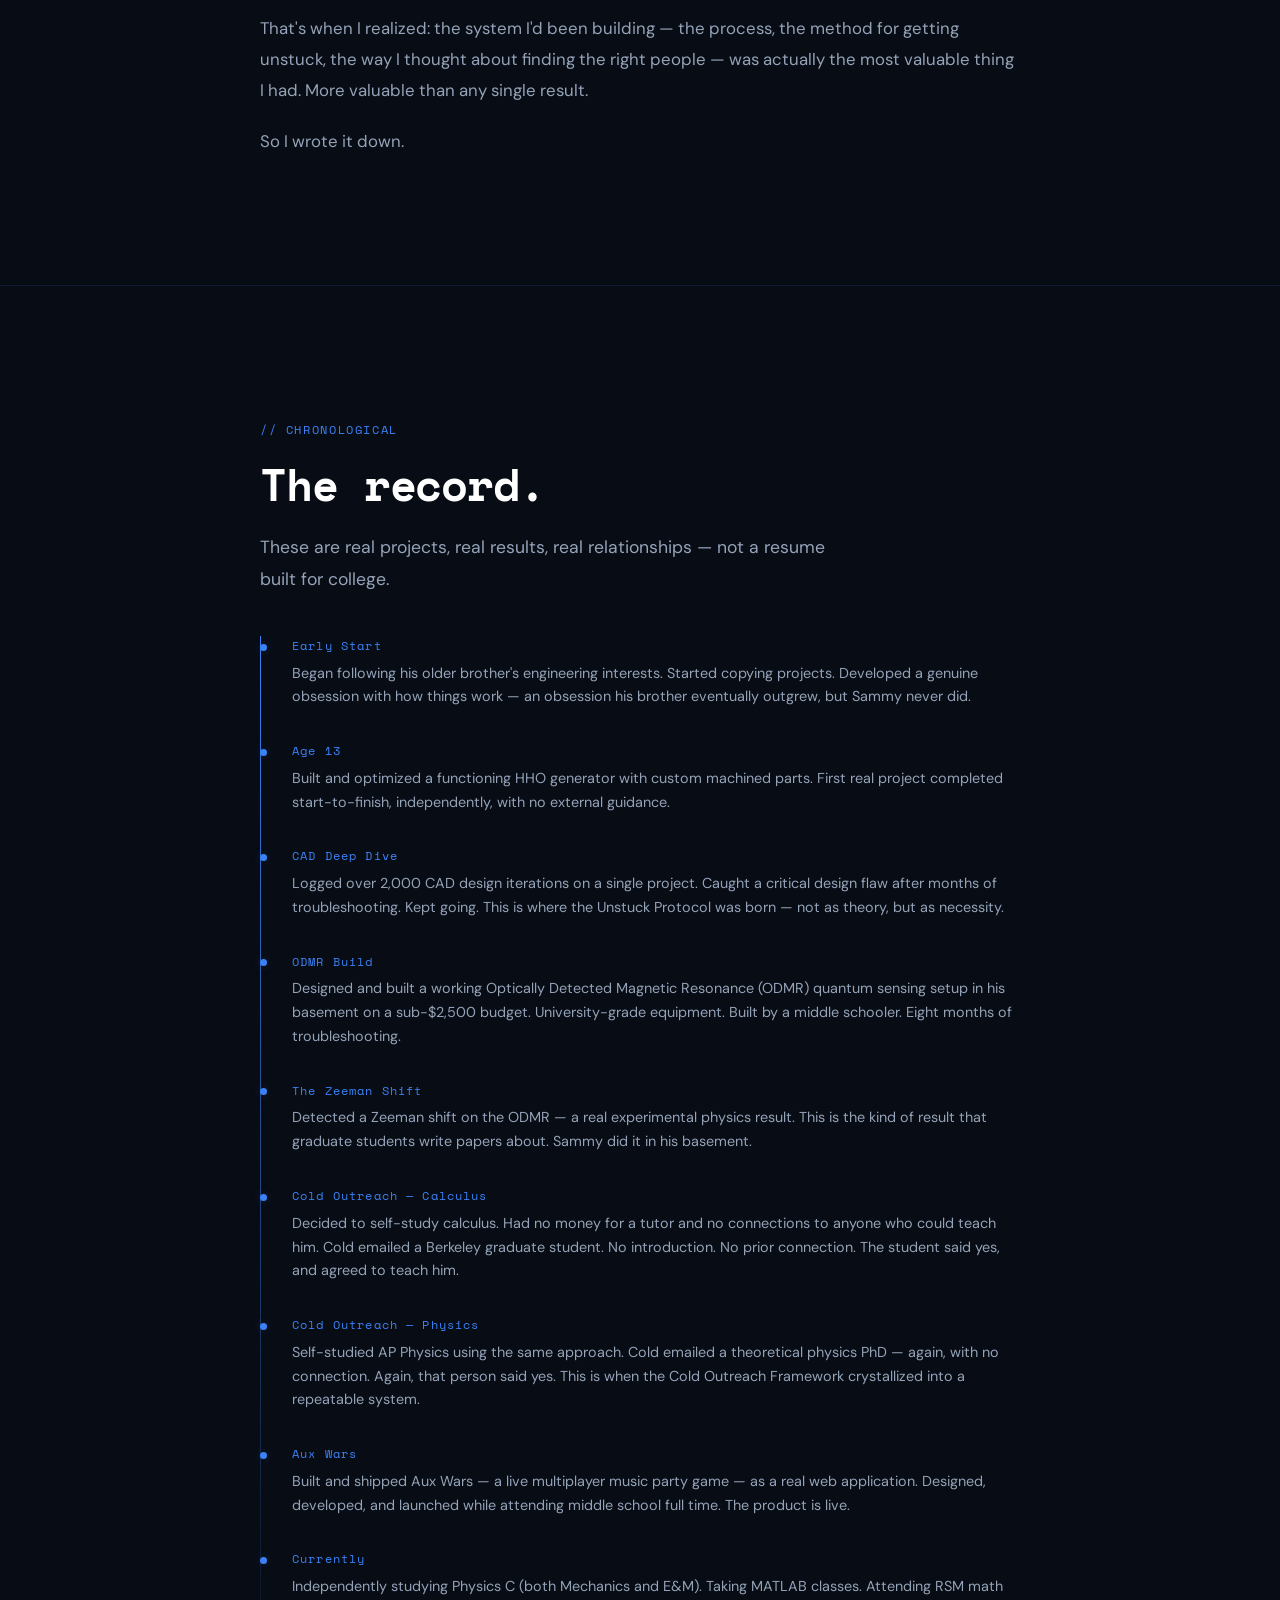
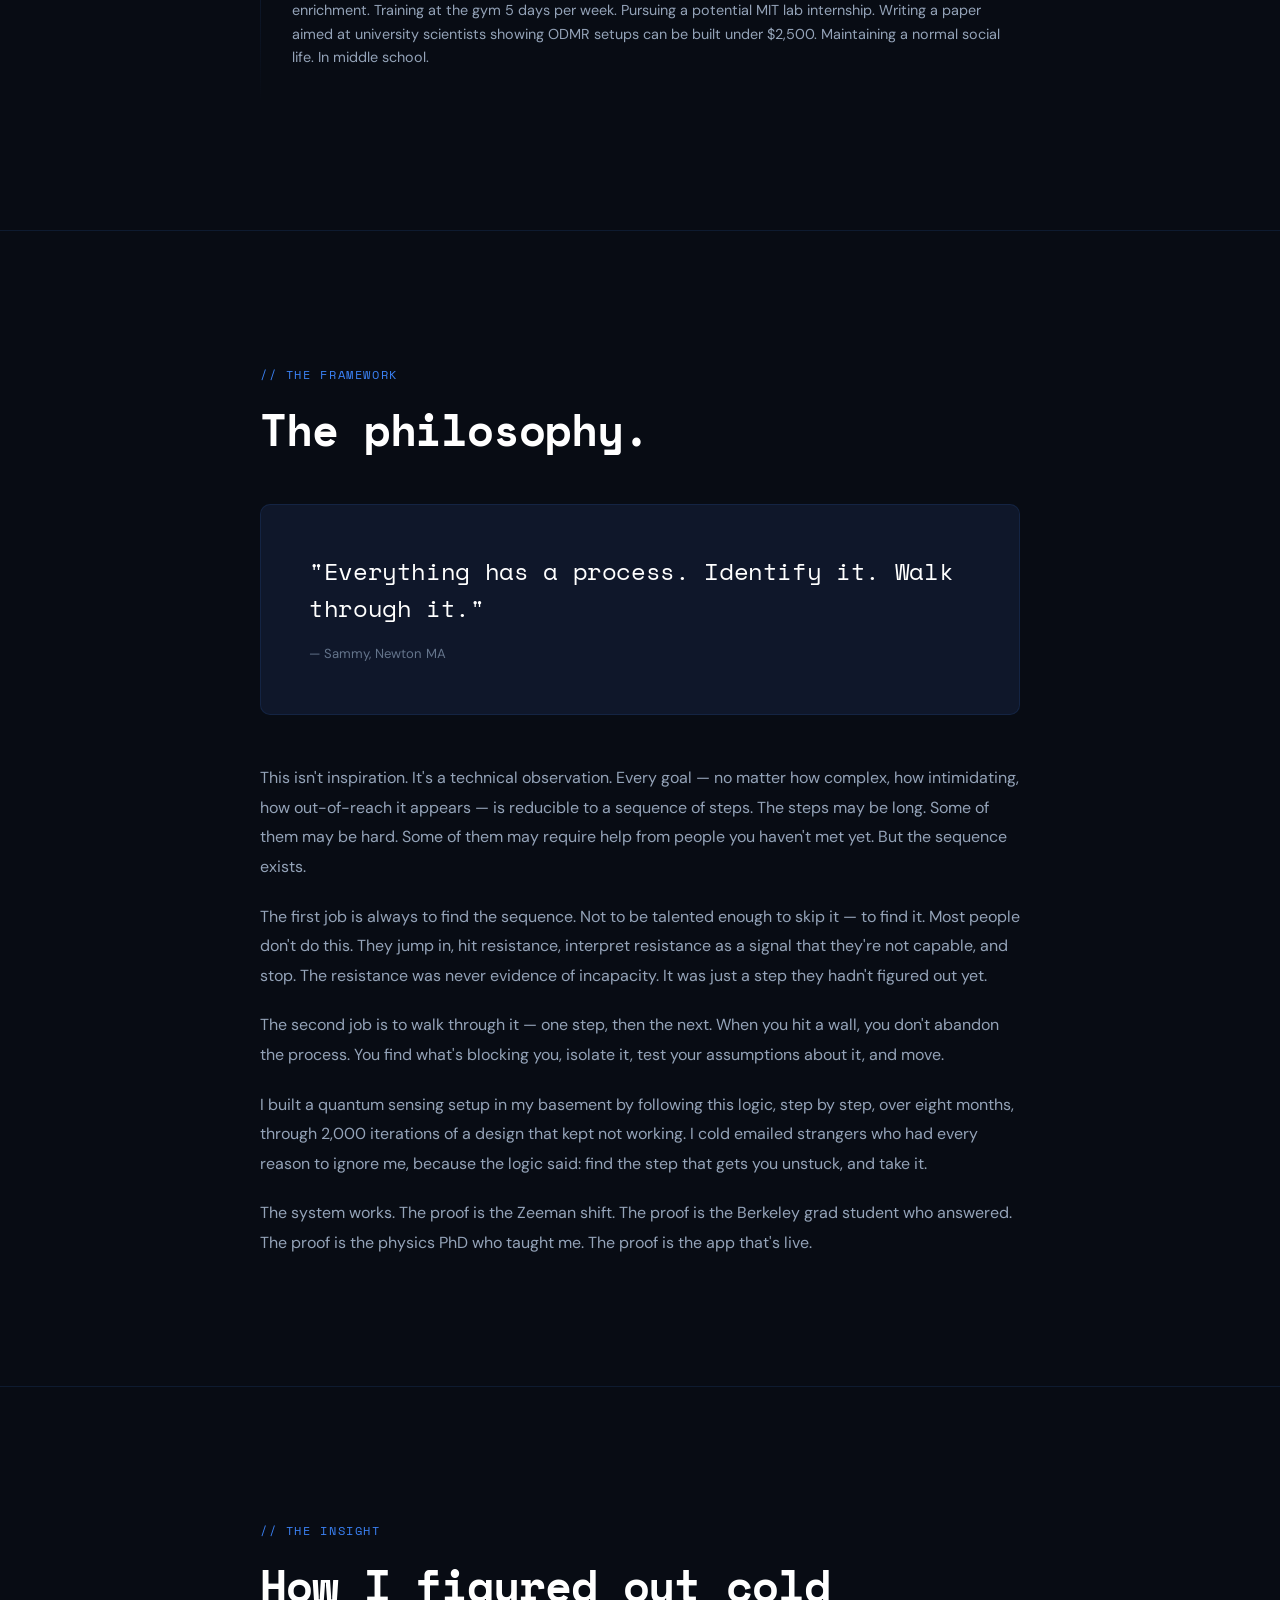
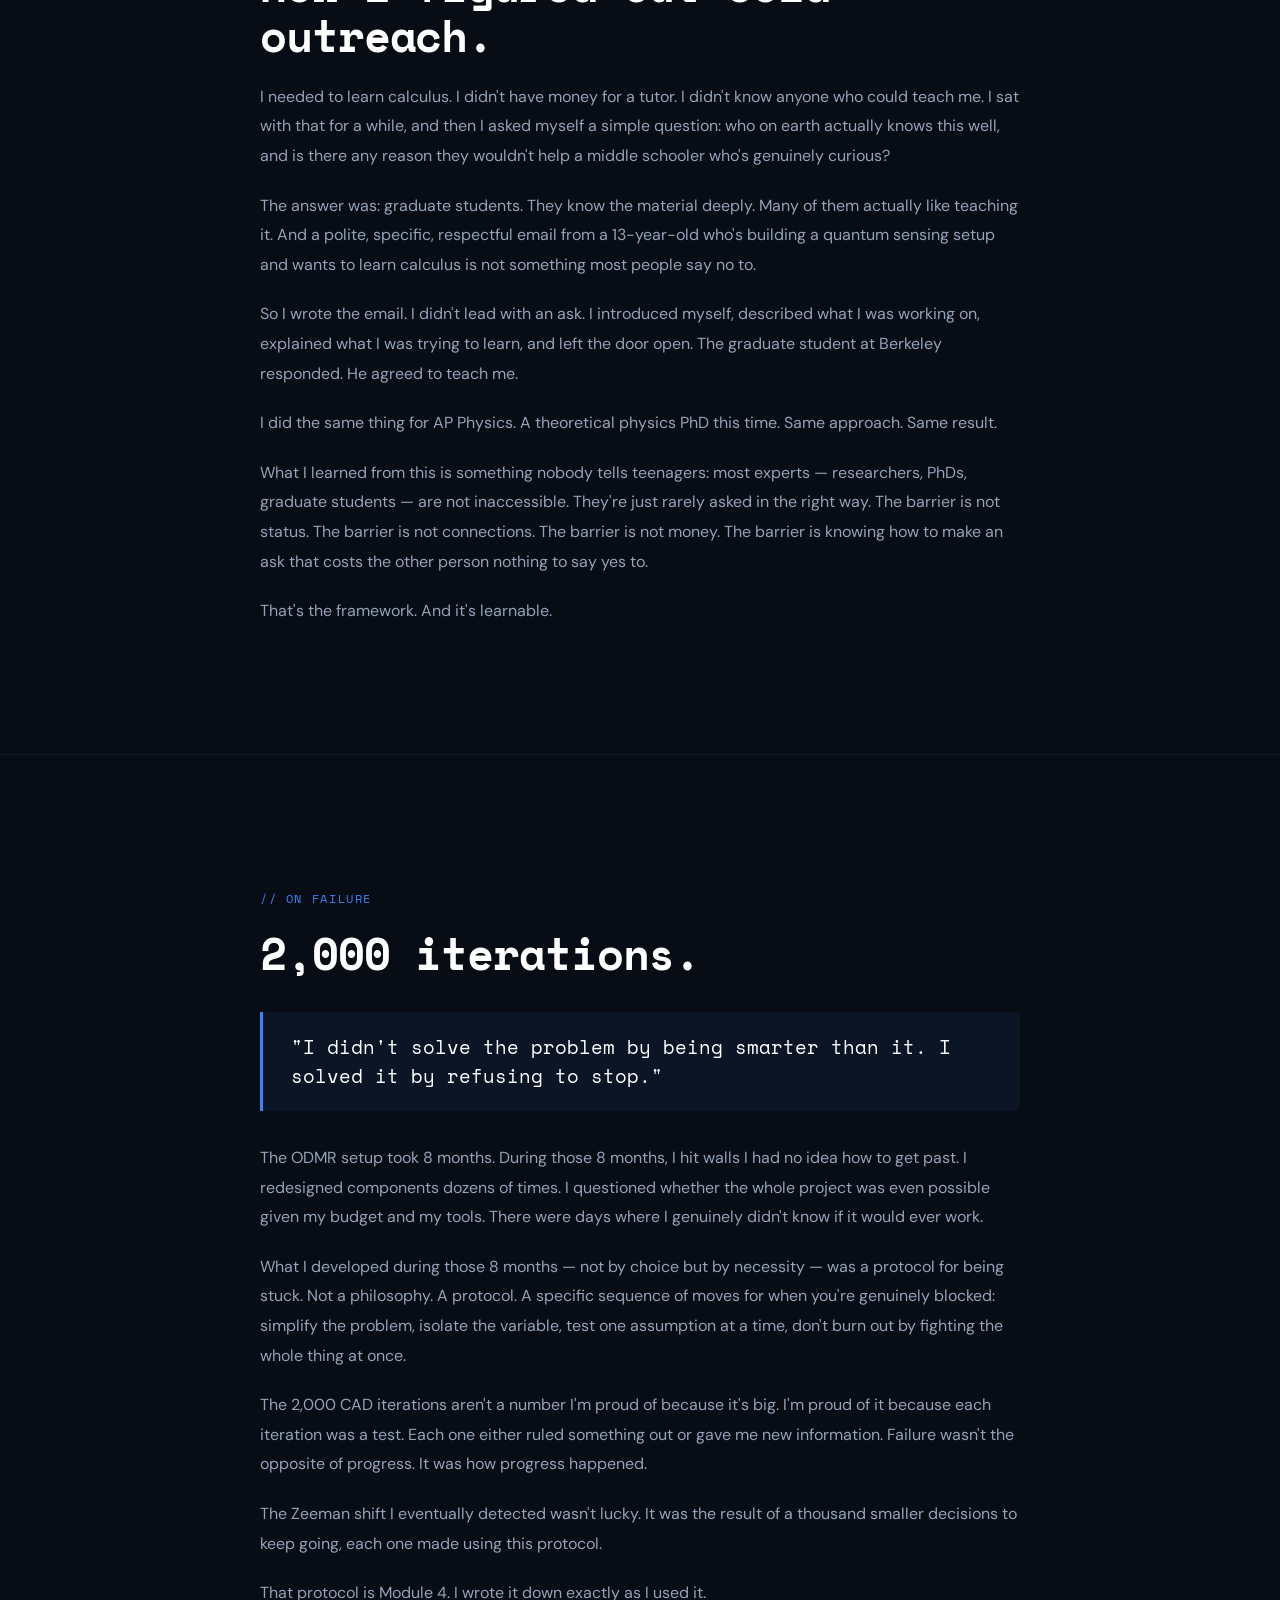
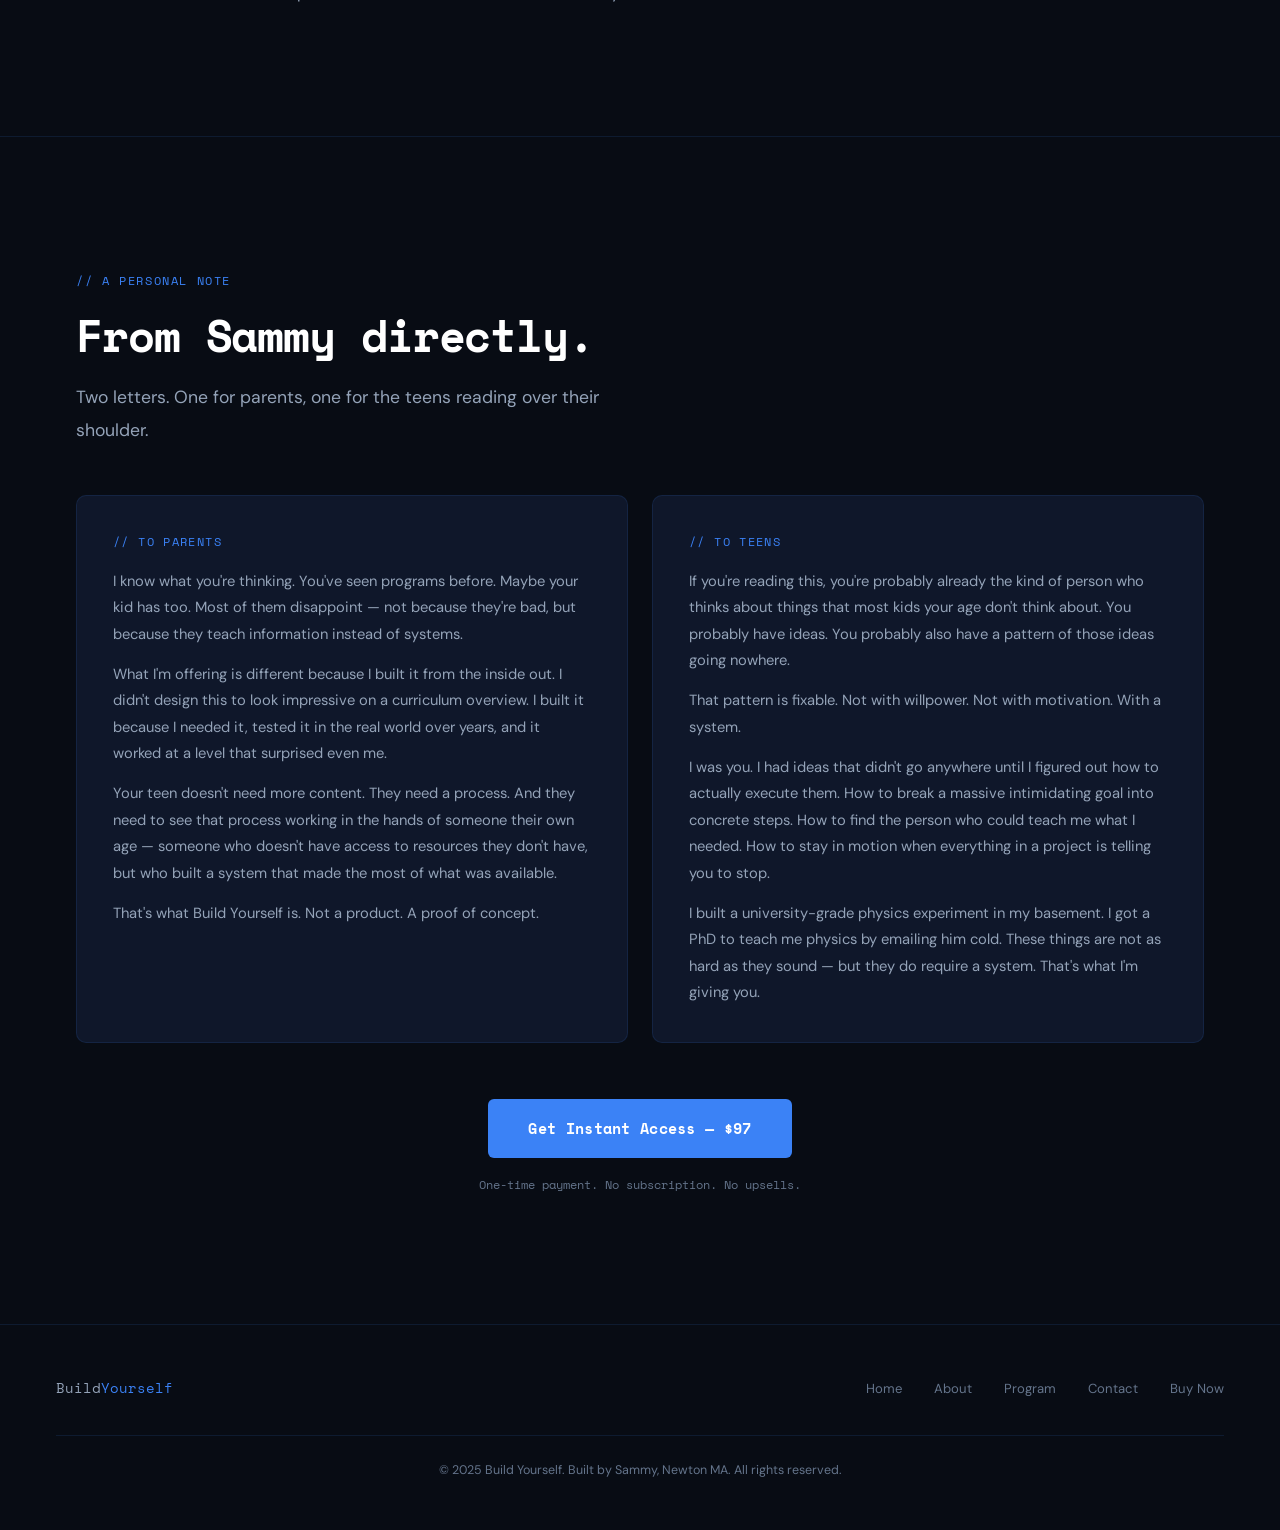
<file: about.html>
<!DOCTYPE html>
<html lang="en">
<head>
  <meta charset="UTF-8" />
  <meta name="viewport" content="width=device-width, initial-scale=1.0" />
  <title>About Sammy — Build Yourself</title>
  <meta name="description" content="The story of a middle schooler from Newton, MA who built a quantum sensing setup in his basement, cold emailed PhDs, and created a system for learning anything." />

  <!-- Open Graph -->
  <meta property="og:title" content="About Sammy — The Middle Schooler Who Built a Quantum Sensing Setup" />
  <meta property="og:description" content="He cold emailed a Berkeley grad student. He cold emailed a theoretical physics PhD. Both said yes. Here's how." />
  <meta property="og:type" content="website" />

  <link rel="preconnect" href="https://fonts.googleapis.com" />
  <link rel="preconnect" href="https://fonts.gstatic.com" crossorigin />
  <link href="https://fonts.googleapis.com/css2?family=Space+Mono:ital,wght@0,400;0,700;1,400&family=DM+Sans:ital,opsz,wght@0,9..40,300;0,9..40,400;0,9..40,500;0,9..40,600;1,9..40,400&display=swap" rel="stylesheet" />
  <link rel="stylesheet" href="styles.css" />
</head>
<body>

<div class="cursor-ring"></div>
<div class="cursor-dot"></div>

<!-- ── Navigation ─────────────────────────────────────────── -->
<nav class="nav" role="navigation" aria-label="Main">
  <div class="nav-inner">
    <a href="index.html" class="nav-logo">Build<span class="accent">Yourself</span></a>
    <ul class="nav-links">
      <li><a href="index.html">Home</a></li>
      <li><a href="about.html" class="active">About</a></li>
      <li><a href="program.html">Program</a></li>
      <li><a href="contact.html">Contact</a></li>
    </ul>
    <a href="https://gum.co/buildyourself" class="nav-cta" target="_blank" rel="noopener">Get Access →</a>
    <button class="hamburger" aria-label="Toggle menu">
      <span></span><span></span><span></span>
    </button>
  </div>
</nav>

<div class="mobile-menu" aria-hidden="true">
  <a href="index.html">Home</a>
  <a href="about.html">About</a>
  <a href="program.html">Program</a>
  <a href="contact.html">Contact</a>
  <a href="https://gum.co/buildyourself" target="_blank" rel="noopener" style="color:var(--primary);font-family:var(--mono);font-weight:700;">Get Access — $97 →</a>
</div>

<!-- ── Page Hero ───────────────────────────────────────────── -->
<div class="page-hero">
  <div class="hero-grid" aria-hidden="true"></div>
  <div class="hero-glow" aria-hidden="true"></div>
  <div class="page-hero-inner">
    <span class="section-label">// About the Founder</span>
    <h1 class="section-headline" style="font-size:clamp(2rem,5vw,3.5rem);max-width:700px;">
      The middle schooler who<br>refused to wait.
    </h1>
    <p class="section-sub" style="max-width:580px;margin-top:1rem;">
      Newton, MA. A basement. A soldering iron. A cold email to a stranger at Berkeley.
      And a system that turned all of it into something real.
    </p>
  </div>
</div>

<hr class="divider" />

<!-- ── Main Content ────────────────────────────────────────── -->
<main>

  <!-- The Story -->
  <section class="section">
    <div class="container">
      <div style="max-width:760px;margin:0 auto;">
        <span class="section-label reveal">// In his own words</span>
        <h2 class="section-headline reveal reveal-d1">How it started.</h2>

        <div class="reveal reveal-d2" style="margin-top:2rem;display:flex;flex-direction:column;gap:1.25rem;font-size:1.05rem;color:var(--text-muted);line-height:1.85;">
          <p>
            My older brother wanted to be an engineer. When I was really young, I used to copy everything
            he did — his projects, his interests, the way he thought about problems. He'd design things
            and I'd try to design them too. He'd build things and I'd try to build them alongside him.
          </p>
          <p>
            At some point, his interests moved on. But mine never did. The engineering, the building,
            the obsession with how things actually work — that just became who I am. While he moved on,
            I went deeper. I didn't know what I was getting into. I just knew I wasn't done.
          </p>
          <p>
            I started with an HHO generator. Built it myself, machined custom parts, optimized the
            output. I was 13. From there it was CAD design — thousands of iterations trying to get
            a single part right. Then I decided I wanted to build a quantum sensing setup.
          </p>
          <p>
            Not a kit. Not a simulation. A real, functional ODMR setup — the kind of equipment
            that normally lives in a university physics lab — in my basement, on less than $2,500.
          </p>
          <p>
            Everyone who understood what I was attempting thought it was a lot. Maybe too much.
            I logged over 2,000 CAD iterations on that project. I rebuilt it. I troubleshot it.
            I hit walls I had no idea how to get past. Eight months in, I detected a Zeeman shift.
            A real result. An experimental physics result. In my basement.
          </p>
          <p>
            But here's the part that actually changed everything: I realized I needed teachers.
            I was teaching myself calculus and AP Physics and I needed people who actually understood
            them. I had no connections. I had no money for expensive tutors. So I did the only thing
            I could think of — I emailed strangers.
          </p>
          <p>
            A Berkeley graduate student. A theoretical physics PhD. I wrote them both cold —
            no introduction, no connection, no reason they should say yes. They both said yes.
          </p>
          <p>
            That's when I realized: the system I'd been building — the process, the method for
            getting unstuck, the way I thought about finding the right people — was actually
            the most valuable thing I had. More valuable than any single result.
          </p>
          <p>
            So I wrote it down.
          </p>
        </div>
      </div>
    </div>
  </section>

  <hr class="divider" />

  <!-- Timeline -->
  <section class="section">
    <div class="container">
      <div style="max-width:760px;margin:0 auto;">
        <span class="section-label reveal">// Chronological</span>
        <h2 class="section-headline reveal reveal-d1">The record.</h2>
        <p class="section-sub reveal reveal-d2">These are real projects, real results, real relationships — not a resume built for college.</p>

        <div class="timeline reveal reveal-d3">
          <div class="timeline-item">
            <div class="timeline-year">Early Start</div>
            <div class="timeline-text">
              Began following his older brother's engineering interests. Started copying projects.
              Developed a genuine obsession with how things work — an obsession his brother eventually
              outgrew, but Sammy never did.
            </div>
          </div>
          <div class="timeline-item">
            <div class="timeline-year">Age 13</div>
            <div class="timeline-text">
              Built and optimized a functioning HHO generator with custom machined parts.
              First real project completed start-to-finish, independently, with no external guidance.
            </div>
          </div>
          <div class="timeline-item">
            <div class="timeline-year">CAD Deep Dive</div>
            <div class="timeline-text">
              Logged over 2,000 CAD design iterations on a single project. Caught a critical
              design flaw after months of troubleshooting. Kept going. This is where the
              Unstuck Protocol was born — not as theory, but as necessity.
            </div>
          </div>
          <div class="timeline-item">
            <div class="timeline-year">ODMR Build</div>
            <div class="timeline-text">
              Designed and built a working Optically Detected Magnetic Resonance (ODMR) quantum
              sensing setup in his basement on a sub-$2,500 budget. University-grade equipment.
              Built by a middle schooler. Eight months of troubleshooting.
            </div>
          </div>
          <div class="timeline-item">
            <div class="timeline-year">The Zeeman Shift</div>
            <div class="timeline-text">
              Detected a Zeeman shift on the ODMR — a real experimental physics result.
              This is the kind of result that graduate students write papers about.
              Sammy did it in his basement.
            </div>
          </div>
          <div class="timeline-item">
            <div class="timeline-year">Cold Outreach — Calculus</div>
            <div class="timeline-text">
              Decided to self-study calculus. Had no money for a tutor and no connections
              to anyone who could teach him. Cold emailed a Berkeley graduate student.
              No introduction. No prior connection. The student said yes, and agreed to
              teach him.
            </div>
          </div>
          <div class="timeline-item">
            <div class="timeline-year">Cold Outreach — Physics</div>
            <div class="timeline-text">
              Self-studied AP Physics using the same approach. Cold emailed a theoretical
              physics PhD — again, with no connection. Again, that person said yes.
              This is when the Cold Outreach Framework crystallized into a repeatable system.
            </div>
          </div>
          <div class="timeline-item">
            <div class="timeline-year">Aux Wars</div>
            <div class="timeline-text">
              Built and shipped Aux Wars — a live multiplayer music party game — as a real
              web application. Designed, developed, and launched while attending middle school
              full time. The product is live.
            </div>
          </div>
          <div class="timeline-item">
            <div class="timeline-year">Currently</div>
            <div class="timeline-text">
              Independently studying Physics C (both Mechanics and E&M). Taking MATLAB classes.
              Attending RSM math enrichment. Training at the gym 5 days per week. Pursuing a
              potential MIT lab internship. Writing a paper aimed at university scientists showing
              ODMR setups can be built under $2,500. Maintaining a normal social life.
              In middle school.
            </div>
          </div>
        </div>
      </div>
    </div>
  </section>

  <hr class="divider" />

  <!-- Philosophy -->
  <section class="section">
    <div class="container">
      <div style="max-width:760px;margin:0 auto;">
        <span class="section-label reveal">// The Framework</span>
        <h2 class="section-headline reveal reveal-d1">The philosophy.</h2>

        <div class="philosophy-block reveal reveal-d2">
          <blockquote>
            "Everything has a process. Identify it. Walk through it."
          </blockquote>
          <cite>— Sammy, Newton MA</cite>
        </div>

        <div class="reveal reveal-d3" style="display:flex;flex-direction:column;gap:1.25rem;font-size:1rem;color:var(--text-muted);line-height:1.85;">
          <p>
            This isn't inspiration. It's a technical observation. Every goal — no matter how complex,
            how intimidating, how out-of-reach it appears — is reducible to a sequence of steps.
            The steps may be long. Some of them may be hard. Some of them may require help from
            people you haven't met yet. But the sequence exists.
          </p>
          <p>
            The first job is always to find the sequence. Not to be talented enough to skip it —
            to find it. Most people don't do this. They jump in, hit resistance, interpret resistance
            as a signal that they're not capable, and stop. The resistance was never evidence of
            incapacity. It was just a step they hadn't figured out yet.
          </p>
          <p>
            The second job is to walk through it — one step, then the next. When you hit a wall,
            you don't abandon the process. You find what's blocking you, isolate it, test your
            assumptions about it, and move.
          </p>
          <p>
            I built a quantum sensing setup in my basement by following this logic, step by step,
            over eight months, through 2,000 iterations of a design that kept not working.
            I cold emailed strangers who had every reason to ignore me, because the logic said:
            find the step that gets you unstuck, and take it.
          </p>
          <p>
            The system works. The proof is the Zeeman shift. The proof is the Berkeley grad student
            who answered. The proof is the physics PhD who taught me. The proof is the app that's live.
          </p>
        </div>
      </div>
    </div>
  </section>

  <hr class="divider" />

  <!-- Cold Outreach Origin -->
  <section class="section">
    <div class="container">
      <div style="max-width:760px;margin:0 auto;">
        <span class="section-label reveal">// The Insight</span>
        <h2 class="section-headline reveal reveal-d1">How I figured out cold outreach.</h2>

        <div class="reveal reveal-d2" style="display:flex;flex-direction:column;gap:1.25rem;font-size:1rem;color:var(--text-muted);line-height:1.85;">
          <p>
            I needed to learn calculus. I didn't have money for a tutor. I didn't know anyone
            who could teach me. I sat with that for a while, and then I asked myself a simple
            question: who on earth actually knows this well, and is there any reason they wouldn't
            help a middle schooler who's genuinely curious?
          </p>
          <p>
            The answer was: graduate students. They know the material deeply. Many of them actually
            like teaching it. And a polite, specific, respectful email from a 13-year-old who's
            building a quantum sensing setup and wants to learn calculus is not something most
            people say no to.
          </p>
          <p>
            So I wrote the email. I didn't lead with an ask. I introduced myself, described what I
            was working on, explained what I was trying to learn, and left the door open. The graduate
            student at Berkeley responded. He agreed to teach me.
          </p>
          <p>
            I did the same thing for AP Physics. A theoretical physics PhD this time. Same approach.
            Same result.
          </p>
          <p>
            What I learned from this is something nobody tells teenagers: most experts — researchers,
            PhDs, graduate students — are not inaccessible. They're just rarely asked in the right way.
            The barrier is not status. The barrier is not connections. The barrier is not money.
            The barrier is knowing how to make an ask that costs the other person nothing to say yes to.
          </p>
          <p>
            That's the framework. And it's learnable.
          </p>
        </div>
      </div>
    </div>
  </section>

  <hr class="divider" />

  <!-- The Failure Story -->
  <section class="section">
    <div class="container">
      <div style="max-width:760px;margin:0 auto;">
        <span class="section-label reveal">// On Failure</span>
        <h2 class="section-headline reveal reveal-d1">2,000 iterations.</h2>

        <div class="pullquote reveal reveal-d2">
          "I didn't solve the problem by being smarter than it. I solved it by refusing to stop."
        </div>

        <div class="reveal reveal-d3" style="display:flex;flex-direction:column;gap:1.25rem;font-size:1rem;color:var(--text-muted);line-height:1.85;">
          <p>
            The ODMR setup took 8 months. During those 8 months, I hit walls I had no idea how
            to get past. I redesigned components dozens of times. I questioned whether the whole
            project was even possible given my budget and my tools. There were days where I genuinely
            didn't know if it would ever work.
          </p>
          <p>
            What I developed during those 8 months — not by choice but by necessity — was a protocol
            for being stuck. Not a philosophy. A protocol. A specific sequence of moves for when
            you're genuinely blocked: simplify the problem, isolate the variable, test one assumption
            at a time, don't burn out by fighting the whole thing at once.
          </p>
          <p>
            The 2,000 CAD iterations aren't a number I'm proud of because it's big. I'm proud of it
            because each iteration was a test. Each one either ruled something out or gave me new
            information. Failure wasn't the opposite of progress. It was how progress happened.
          </p>
          <p>
            The Zeeman shift I eventually detected wasn't lucky. It was the result of a thousand
            smaller decisions to keep going, each one made using this protocol.
          </p>
          <p>
            That protocol is Module 4. I wrote it down exactly as I used it.
          </p>
        </div>
      </div>
    </div>
  </section>

  <hr class="divider" />

  <!-- Notes to Parents and Teens -->
  <section class="section">
    <div class="container">
      <span class="section-label reveal">// A Personal Note</span>
      <h2 class="section-headline reveal reveal-d1">From Sammy directly.</h2>
      <p class="section-sub reveal reveal-d2">Two letters. One for parents, one for the teens reading over their shoulder.</p>

      <div class="two-col-note">
        <div class="note-card reveal reveal-d1">
          <div class="note-to">// To Parents</div>
          <p>
            I know what you're thinking. You've seen programs before. Maybe your kid has too.
            Most of them disappoint — not because they're bad, but because they teach information
            instead of systems.
          </p>
          <p>
            What I'm offering is different because I built it from the inside out. I didn't
            design this to look impressive on a curriculum overview. I built it because I needed
            it, tested it in the real world over years, and it worked at a level that surprised
            even me.
          </p>
          <p>
            Your teen doesn't need more content. They need a process. And they need to see that
            process working in the hands of someone their own age — someone who doesn't have
            access to resources they don't have, but who built a system that made the most
            of what was available.
          </p>
          <p>
            That's what Build Yourself is. Not a product. A proof of concept.
          </p>
        </div>

        <div class="note-card reveal reveal-d2">
          <div class="note-to">// To Teens</div>
          <p>
            If you're reading this, you're probably already the kind of person who thinks about
            things that most kids your age don't think about. You probably have ideas. You probably
            also have a pattern of those ideas going nowhere.
          </p>
          <p>
            That pattern is fixable. Not with willpower. Not with motivation. With a system.
          </p>
          <p>
            I was you. I had ideas that didn't go anywhere until I figured out how to actually
            execute them. How to break a massive intimidating goal into concrete steps. How to
            find the person who could teach me what I needed. How to stay in motion when everything
            in a project is telling you to stop.
          </p>
          <p>
            I built a university-grade physics experiment in my basement. I got a PhD to teach
            me physics by emailing him cold. These things are not as hard as they sound — but
            they do require a system. That's what I'm giving you.
          </p>
        </div>
      </div>

      <div style="text-align:center;margin-top:3.5rem;" class="reveal">
        <a href="https://gum.co/buildyourself" class="btn btn-primary" target="_blank" rel="noopener">
          Get Instant Access — $97
        </a>
        <p style="margin-top:1rem;font-family:var(--mono);font-size:0.78rem;color:var(--text-subtle);">One-time payment. No subscription. No upsells.</p>
      </div>
    </div>
  </section>

</main>

<!-- ── Footer ──────────────────────────────────────────────── -->
<footer class="footer">
  <div class="footer-inner">
    <div class="footer-logo">Build<span class="accent">Yourself</span></div>
    <ul class="footer-links">
      <li><a href="index.html">Home</a></li>
      <li><a href="about.html">About</a></li>
      <li><a href="program.html">Program</a></li>
      <li><a href="contact.html">Contact</a></li>
      <li><a href="https://gum.co/buildyourself" target="_blank" rel="noopener">Buy Now</a></li>
    </ul>
    <p class="footer-copy">© 2025 Build Yourself. Built by Sammy, Newton MA. All rights reserved.</p>
  </div>
</footer>

<script src="script.js"></script>
</body>
</html>
</file>
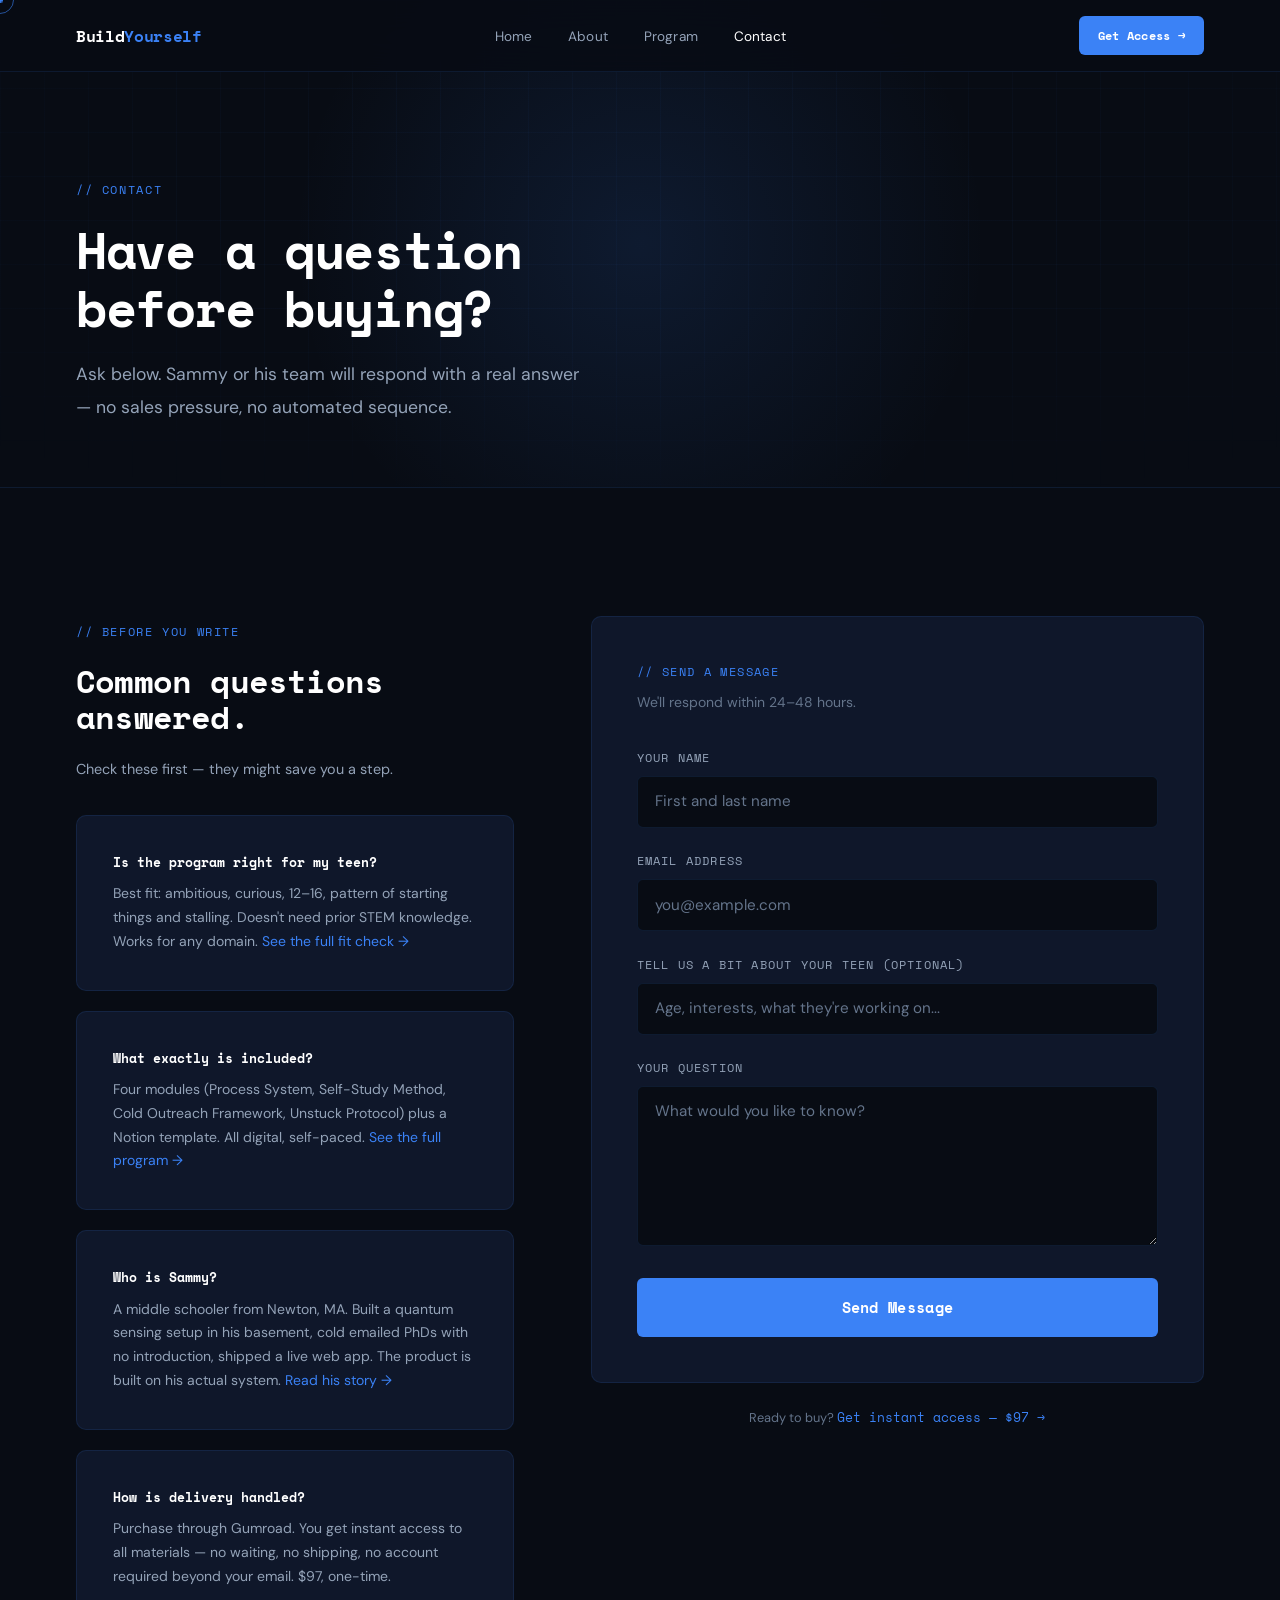
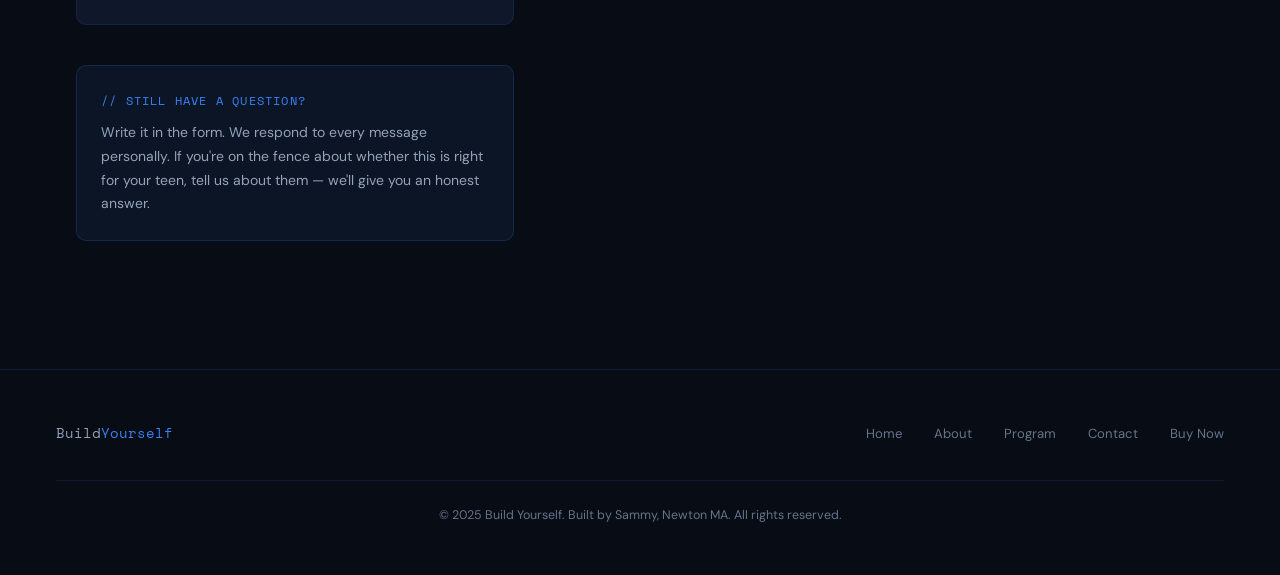
<file: contact.html>
<!DOCTYPE html>
<html lang="en">
<head>
  <meta charset="UTF-8" />
  <meta name="viewport" content="width=device-width, initial-scale=1.0" />
  <title>Contact — Build Yourself</title>
  <meta name="description" content="Have a question before buying? Ask below. Sammy or his team will respond." />

  <!-- Open Graph -->
  <meta property="og:title" content="Contact — Build Yourself" />
  <meta property="og:description" content="Have a question before buying? Ask below. Real answers, no sales pressure." />
  <meta property="og:type" content="website" />

  <link rel="preconnect" href="https://fonts.googleapis.com" />
  <link rel="preconnect" href="https://fonts.gstatic.com" crossorigin />
  <link href="https://fonts.googleapis.com/css2?family=Space+Mono:ital,wght@0,400;0,700;1,400&family=DM+Sans:ital,opsz,wght@0,9..40,300;0,9..40,400;0,9..40,500;0,9..40,600;1,9..40,400&display=swap" rel="stylesheet" />
  <link rel="stylesheet" href="styles.css" />
</head>
<body>

<div class="cursor-ring"></div>
<div class="cursor-dot"></div>

<!-- ── Navigation ─────────────────────────────────────────── -->
<nav class="nav" role="navigation" aria-label="Main">
  <div class="nav-inner">
    <a href="index.html" class="nav-logo">Build<span class="accent">Yourself</span></a>
    <ul class="nav-links">
      <li><a href="index.html">Home</a></li>
      <li><a href="about.html">About</a></li>
      <li><a href="program.html">Program</a></li>
      <li><a href="contact.html" class="active">Contact</a></li>
    </ul>
    <a href="https://gum.co/buildyourself" class="nav-cta" target="_blank" rel="noopener">Get Access →</a>
    <button class="hamburger" aria-label="Toggle menu">
      <span></span><span></span><span></span>
    </button>
  </div>
</nav>

<div class="mobile-menu" aria-hidden="true">
  <a href="index.html">Home</a>
  <a href="about.html">About</a>
  <a href="program.html">Program</a>
  <a href="contact.html">Contact</a>
  <a href="https://gum.co/buildyourself" target="_blank" rel="noopener" style="color:var(--primary);font-family:var(--mono);font-weight:700;">Get Access — $97 →</a>
</div>

<!-- ── Page Hero ───────────────────────────────────────────── -->
<div class="page-hero" style="min-height:42vh;">
  <div class="hero-grid" aria-hidden="true"></div>
  <div class="hero-glow" aria-hidden="true"></div>
  <div class="page-hero-inner">
    <span class="section-label">// Contact</span>
    <h1 class="section-headline" style="font-size:clamp(2rem,5vw,3.2rem);max-width:640px;">
      Have a question before buying?
    </h1>
    <p class="section-sub" style="max-width:520px;margin-top:1rem;">
      Ask below. Sammy or his team will respond with a real answer — no sales pressure,
      no automated sequence.
    </p>
  </div>
</div>

<hr class="divider" />

<!-- ── Main Content ────────────────────────────────────────── -->
<main>
  <section class="section">
    <div class="container">
      <div class="contact-grid">

        <!-- Left column: context + common questions -->
        <div>
          <span class="section-label reveal">// Before you write</span>
          <h2 class="section-headline reveal reveal-d1" style="font-size:clamp(1.4rem,2.8vw,2rem);">
            Common questions answered.
          </h2>
          <p class="section-sub reveal reveal-d2" style="font-size:0.9rem;">
            Check these first — they might save you a step.
          </p>

          <div style="margin-top:2rem;display:flex;flex-direction:column;gap:1.25rem;">
            <div class="card reveal reveal-d1">
              <div style="font-family:var(--mono);font-size:0.8rem;font-weight:700;color:var(--text);margin-bottom:0.5rem;">Is the program right for my teen?</div>
              <p style="font-size:0.875rem;color:var(--text-muted);line-height:1.7;">
                Best fit: ambitious, curious, 12–16, pattern of starting things and stalling.
                Doesn't need prior STEM knowledge. Works for any domain.
                <a href="index.html#who" style="color:var(--primary);">See the full fit check →</a>
              </p>
            </div>

            <div class="card reveal reveal-d2">
              <div style="font-family:var(--mono);font-size:0.8rem;font-weight:700;color:var(--text);margin-bottom:0.5rem;">What exactly is included?</div>
              <p style="font-size:0.875rem;color:var(--text-muted);line-height:1.7;">
                Four modules (Process System, Self-Study Method, Cold Outreach Framework, Unstuck Protocol)
                plus a Notion template. All digital, self-paced.
                <a href="program.html" style="color:var(--primary);">See the full program →</a>
              </p>
            </div>

            <div class="card reveal reveal-d3">
              <div style="font-family:var(--mono);font-size:0.8rem;font-weight:700;color:var(--text);margin-bottom:0.5rem;">Who is Sammy?</div>
              <p style="font-size:0.875rem;color:var(--text-muted);line-height:1.7;">
                A middle schooler from Newton, MA. Built a quantum sensing setup in his basement,
                cold emailed PhDs with no introduction, shipped a live web app. The product is built
                on his actual system.
                <a href="about.html" style="color:var(--primary);">Read his story →</a>
              </p>
            </div>

            <div class="card reveal reveal-d4">
              <div style="font-family:var(--mono);font-size:0.8rem;font-weight:700;color:var(--text);margin-bottom:0.5rem;">How is delivery handled?</div>
              <p style="font-size:0.875rem;color:var(--text-muted);line-height:1.7;">
                Purchase through Gumroad. You get instant access to all materials — no waiting,
                no shipping, no account required beyond your email. $97, one-time.
              </p>
            </div>
          </div>

          <div style="margin-top:2.5rem;padding:1.5rem;background:var(--primary-faint);border:1px solid rgba(59,130,246,.18);border-radius:var(--radius);" class="reveal">
            <div style="font-family:var(--mono);font-size:0.75rem;letter-spacing:.1em;text-transform:uppercase;color:var(--primary);margin-bottom:0.6rem;">// Still have a question?</div>
            <p style="font-size:0.875rem;color:var(--text-muted);line-height:1.7;">
              Write it in the form. We respond to every message personally.
              If you're on the fence about whether this is right for your teen, tell us about them —
              we'll give you an honest answer.
            </p>
          </div>
        </div>

        <!-- Right column: form -->
        <div>
          <div class="contact-form reveal reveal-d2">
            <div style="margin-bottom:2rem;">
              <div style="font-family:var(--mono);font-size:0.72rem;letter-spacing:.12em;text-transform:uppercase;color:var(--primary);margin-bottom:0.5rem;">// Send a message</div>
              <p style="font-size:0.875rem;color:var(--text-subtle);">We'll respond within 24–48 hours.</p>
            </div>

            <form
              action="https://formspree.io/f/placeholder"
              method="POST"
              id="contact-form"
              novalidate
            >
              <div class="form-group">
                <label class="form-label" for="name">Your name</label>
                <input
                  class="form-input"
                  type="text"
                  id="name"
                  name="name"
                  placeholder="First and last name"
                  required
                  autocomplete="name"
                />
              </div>

              <div class="form-group">
                <label class="form-label" for="email">Email address</label>
                <input
                  class="form-input"
                  type="email"
                  id="email"
                  name="email"
                  placeholder="you@example.com"
                  required
                  autocomplete="email"
                />
              </div>

              <div class="form-group">
                <label class="form-label" for="context">Tell us a bit about your teen (optional)</label>
                <input
                  class="form-input"
                  type="text"
                  id="context"
                  name="context"
                  placeholder="Age, interests, what they're working on..."
                />
              </div>

              <div class="form-group">
                <label class="form-label" for="message">Your question</label>
                <textarea
                  class="form-textarea"
                  id="message"
                  name="message"
                  placeholder="What would you like to know?"
                  required
                ></textarea>
              </div>

              <!-- Honeypot anti-spam -->
              <input type="text" name="_gotcha" style="display:none" tabindex="-1" autocomplete="off" />
              <input type="hidden" name="_subject" value="Build Yourself — Contact Form" />

              <button
                type="submit"
                class="btn btn-primary"
                id="submit-btn"
                style="width:100%;justify-content:center;animation:none;"
              >
                Send Message
              </button>

              <div class="form-success" id="form-success">
                <svg width="32" height="32" viewBox="0 0 24 24" fill="none" stroke="currentColor" stroke-width="1.75" stroke-linecap="round" stroke-linejoin="round" style="margin:0 auto 1rem;"><circle cx="12" cy="12" r="10"/><polyline points="20 6 9 17 4 12"/></svg>
                Message sent. We'll be in touch soon.
              </div>
            </form>
          </div>

          <div style="margin-top:1.5rem;text-align:center;" class="reveal reveal-d3">
            <p style="font-size:0.8rem;color:var(--text-subtle);">
              Ready to buy?
              <a href="https://gum.co/buildyourself" target="_blank" rel="noopener" style="color:var(--primary);font-family:var(--mono);">Get instant access — $97 →</a>
            </p>
          </div>
        </div>

      </div>
    </div>
  </section>
</main>

<!-- ── Footer ──────────────────────────────────────────────── -->
<footer class="footer">
  <div class="footer-inner">
    <div class="footer-logo">Build<span class="accent">Yourself</span></div>
    <ul class="footer-links">
      <li><a href="index.html">Home</a></li>
      <li><a href="about.html">About</a></li>
      <li><a href="program.html">Program</a></li>
      <li><a href="contact.html">Contact</a></li>
      <li><a href="https://gum.co/buildyourself" target="_blank" rel="noopener">Buy Now</a></li>
    </ul>
    <p class="footer-copy">© 2025 Build Yourself. Built by Sammy, Newton MA. All rights reserved.</p>
  </div>
</footer>

<script src="script.js"></script>
<script>
  /* Contact form handler */
  (function () {
    const form    = document.getElementById('contact-form');
    const btn     = document.getElementById('submit-btn');
    const success = document.getElementById('form-success');

    if (!form) return;

    form.addEventListener('submit', async function (e) {
      e.preventDefault();
      btn.textContent = 'Sending...';
      btn.disabled = true;

      try {
        const res = await fetch(form.action, {
          method: 'POST',
          body: new FormData(form),
          headers: { 'Accept': 'application/json' }
        });

        if (res.ok) {
          form.style.display = 'none';
          success.style.display = 'block';
        } else {
          btn.textContent = 'Send Message';
          btn.disabled = false;
          alert('Something went wrong. Please try again or email us directly.');
        }
      } catch {
        btn.textContent = 'Send Message';
        btn.disabled = false;
        alert('Something went wrong. Check your connection and try again.');
      }
    });
  }());
</script>
</body>
</html>
</file>
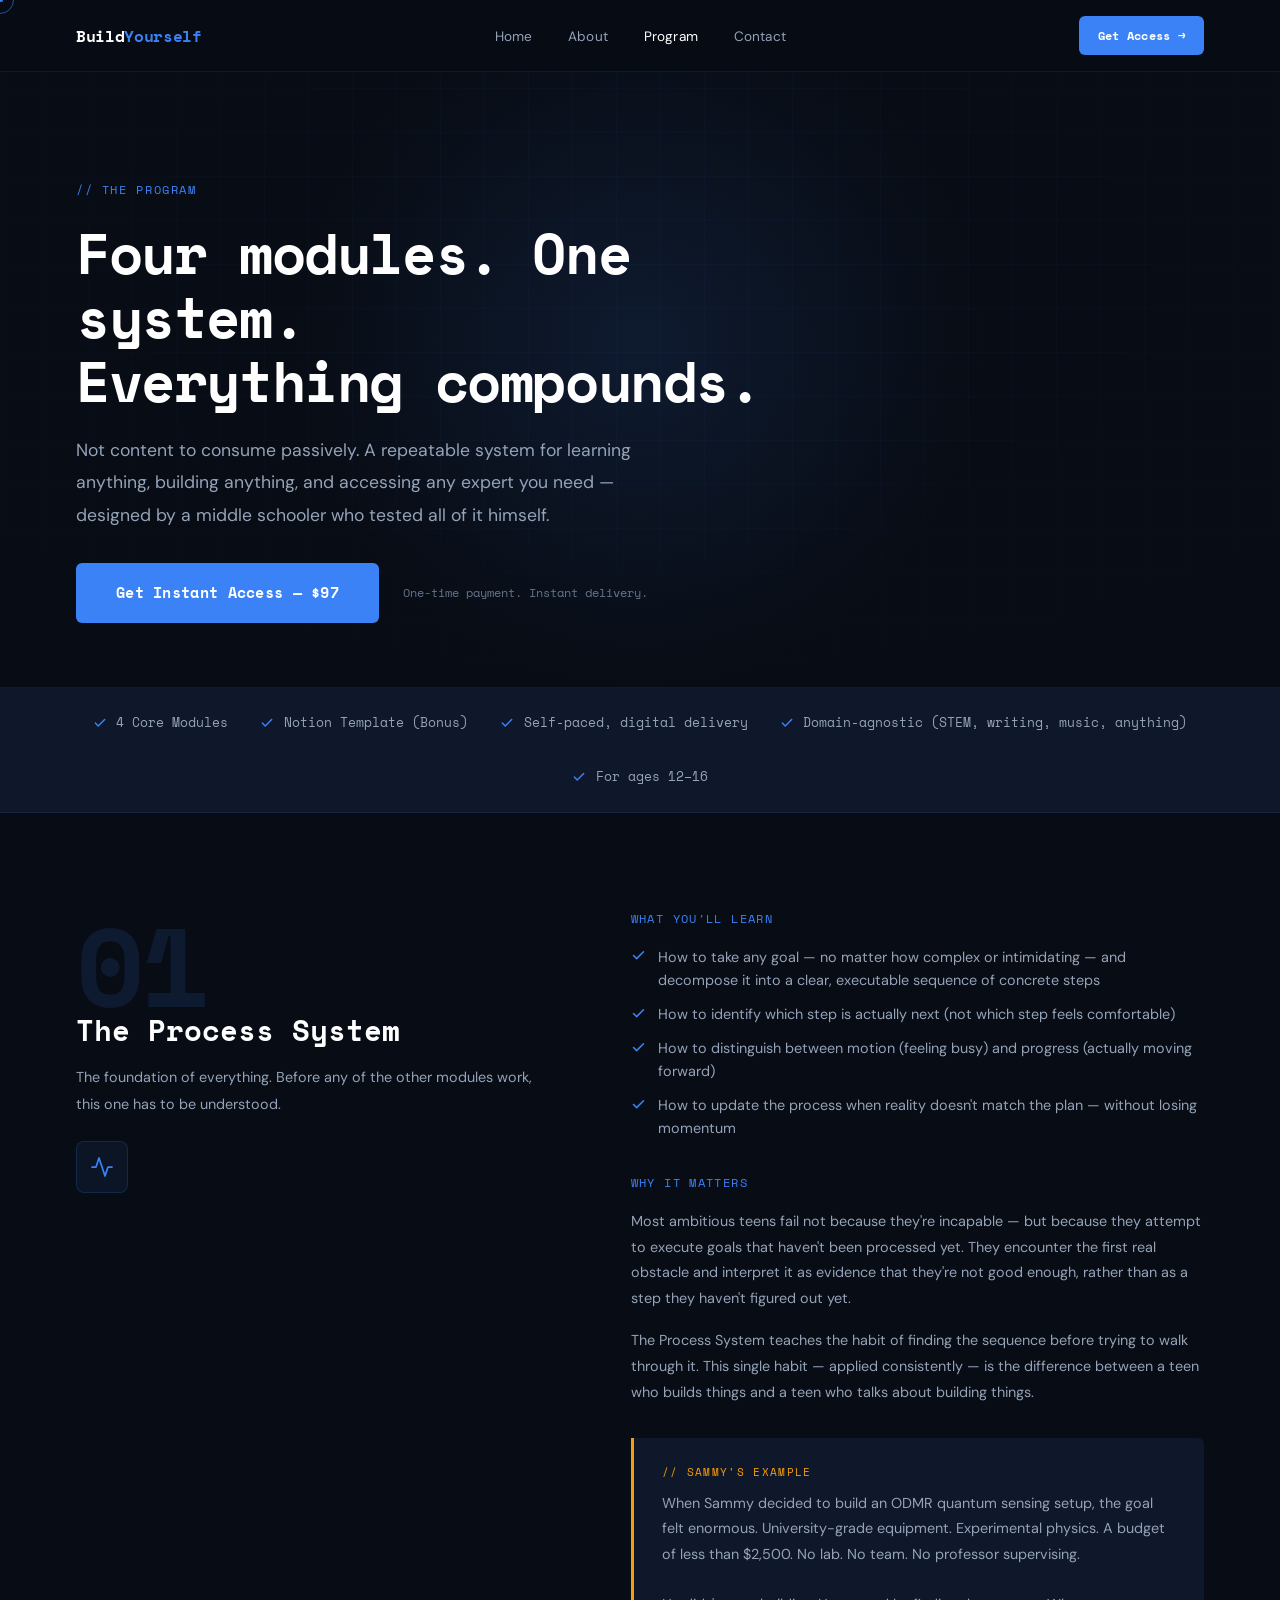
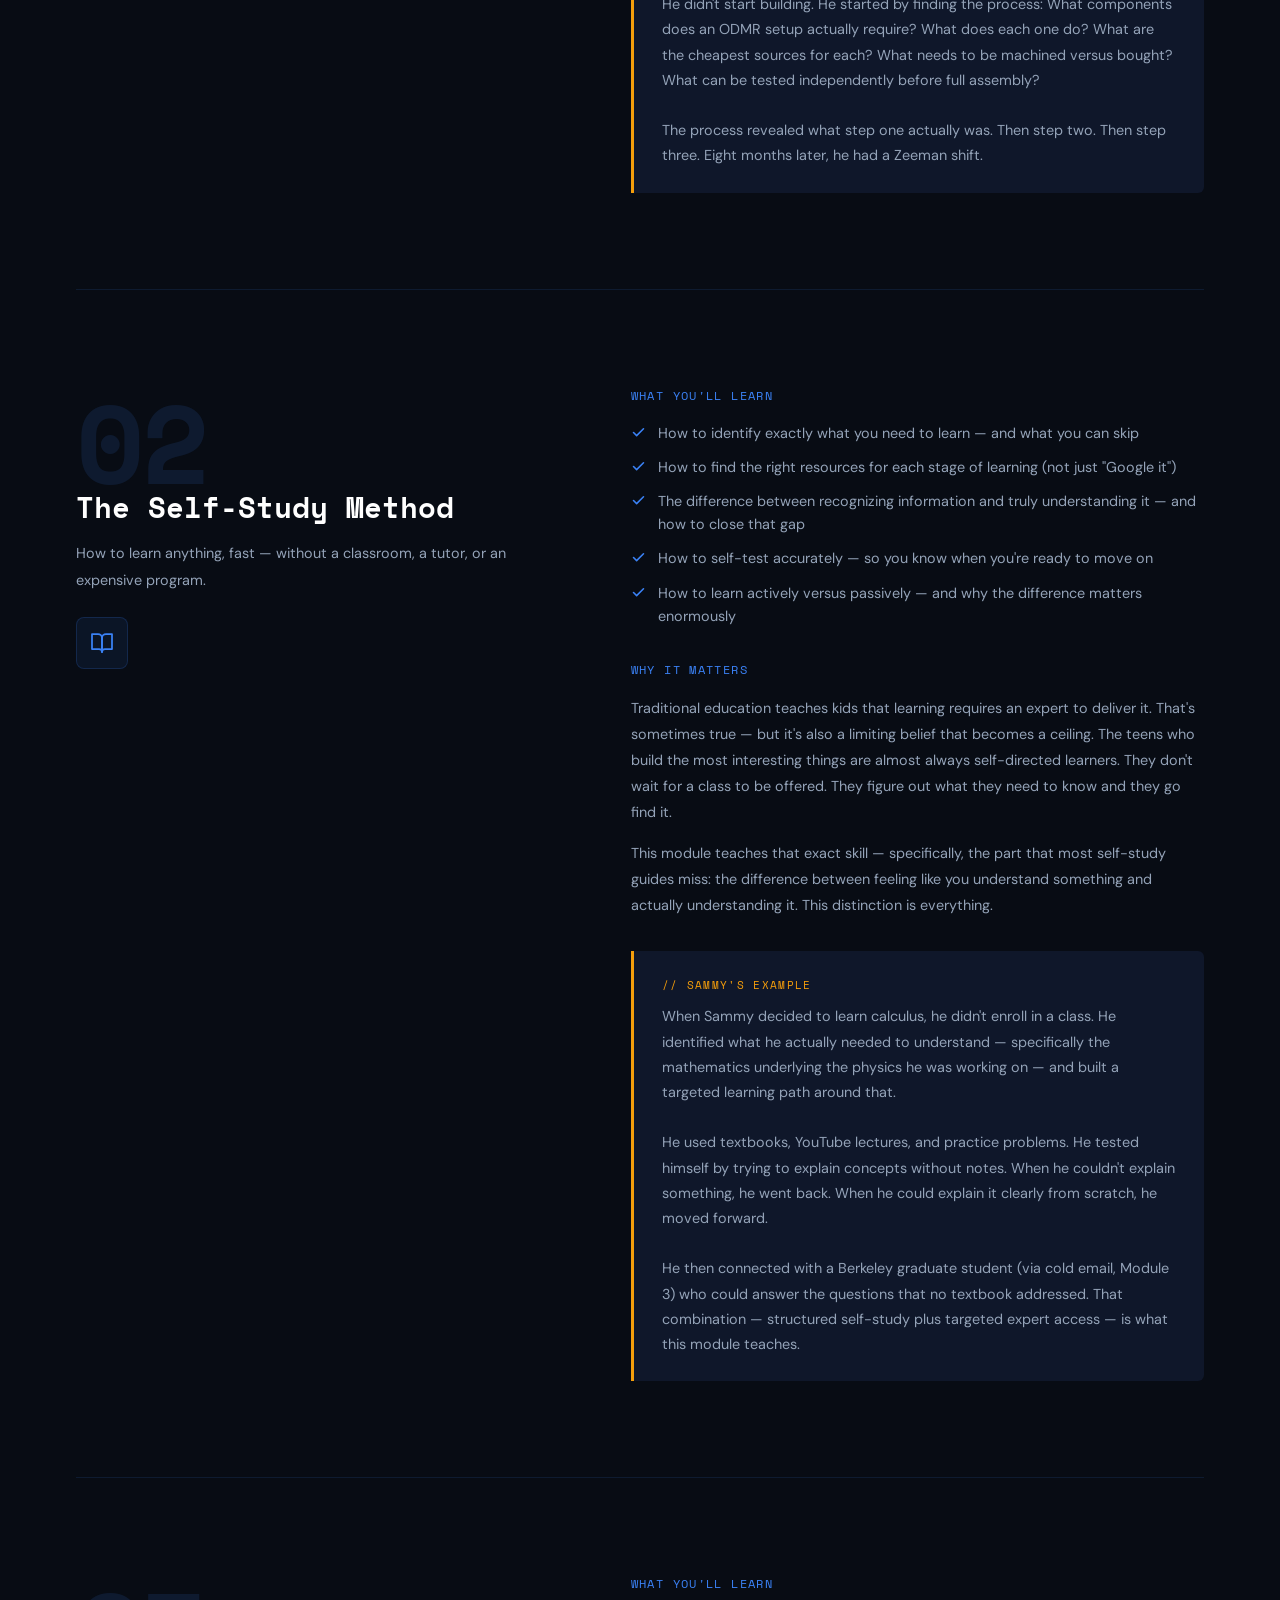
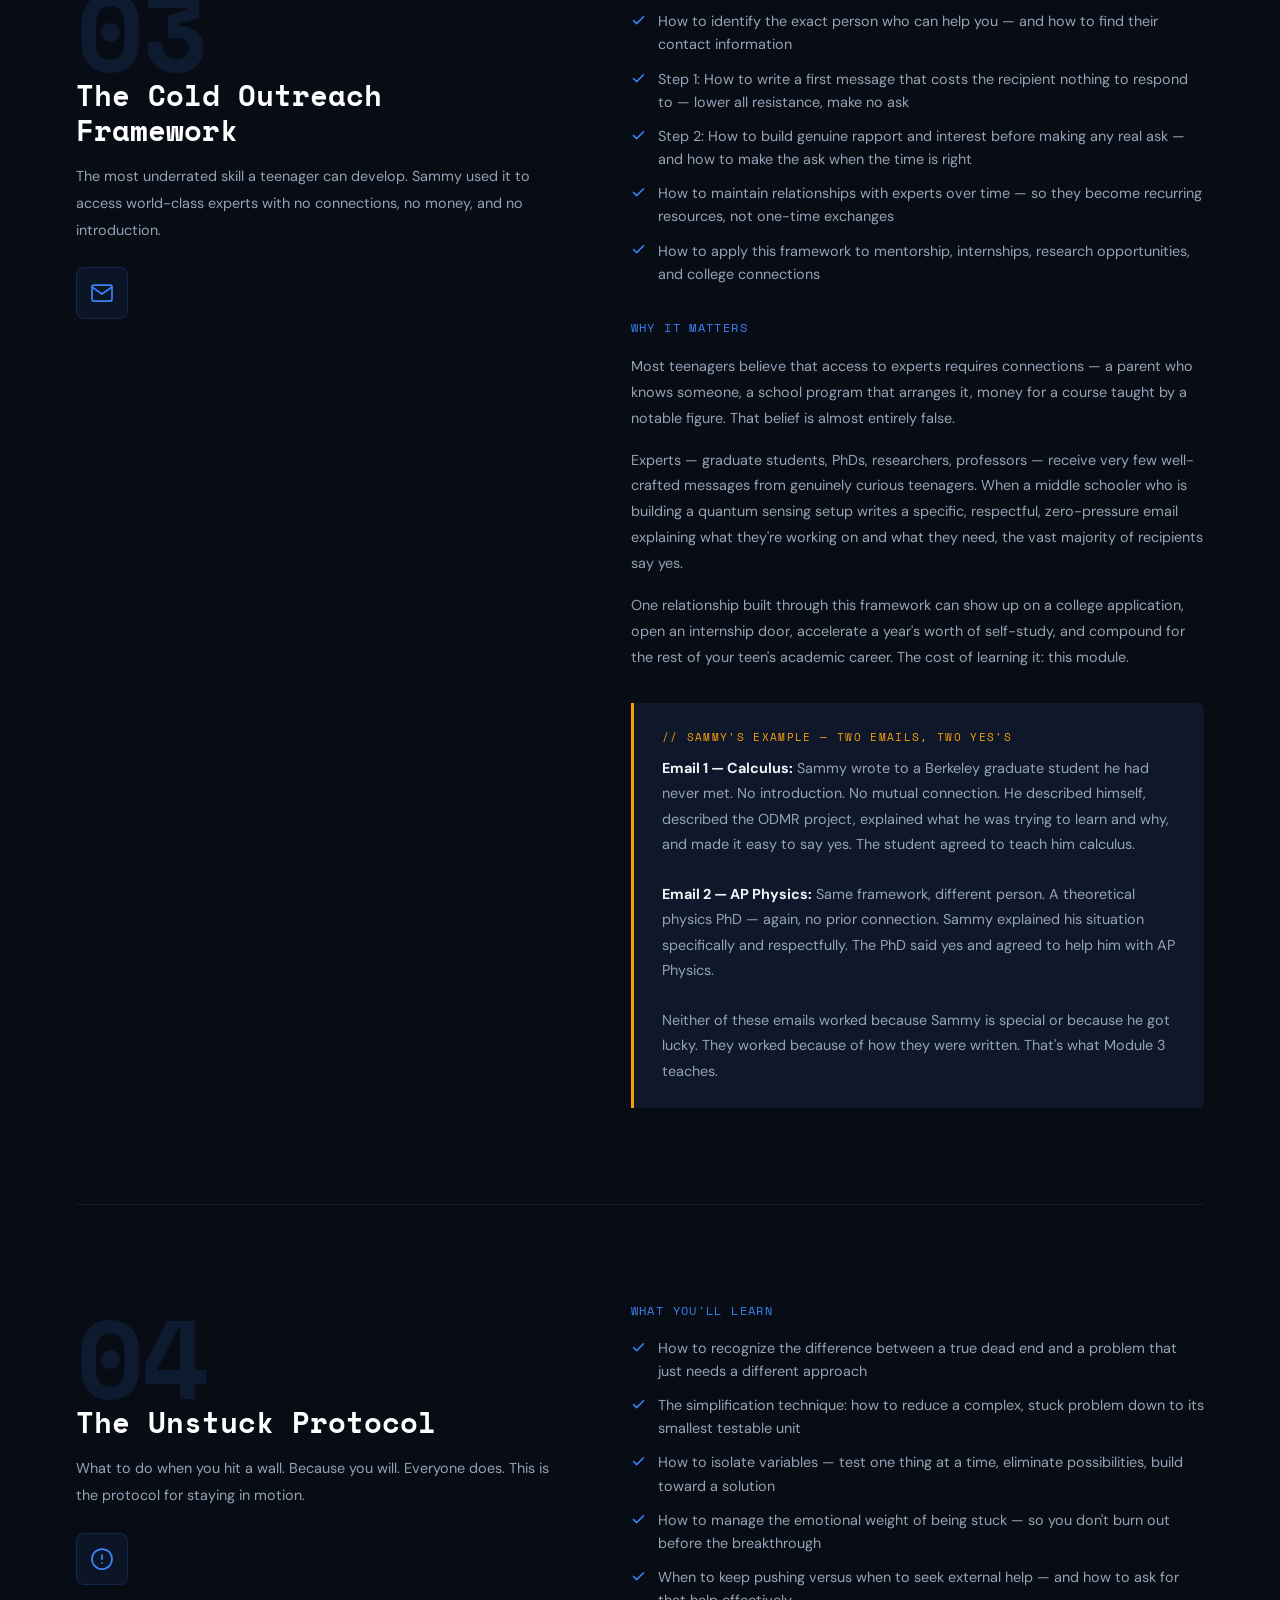
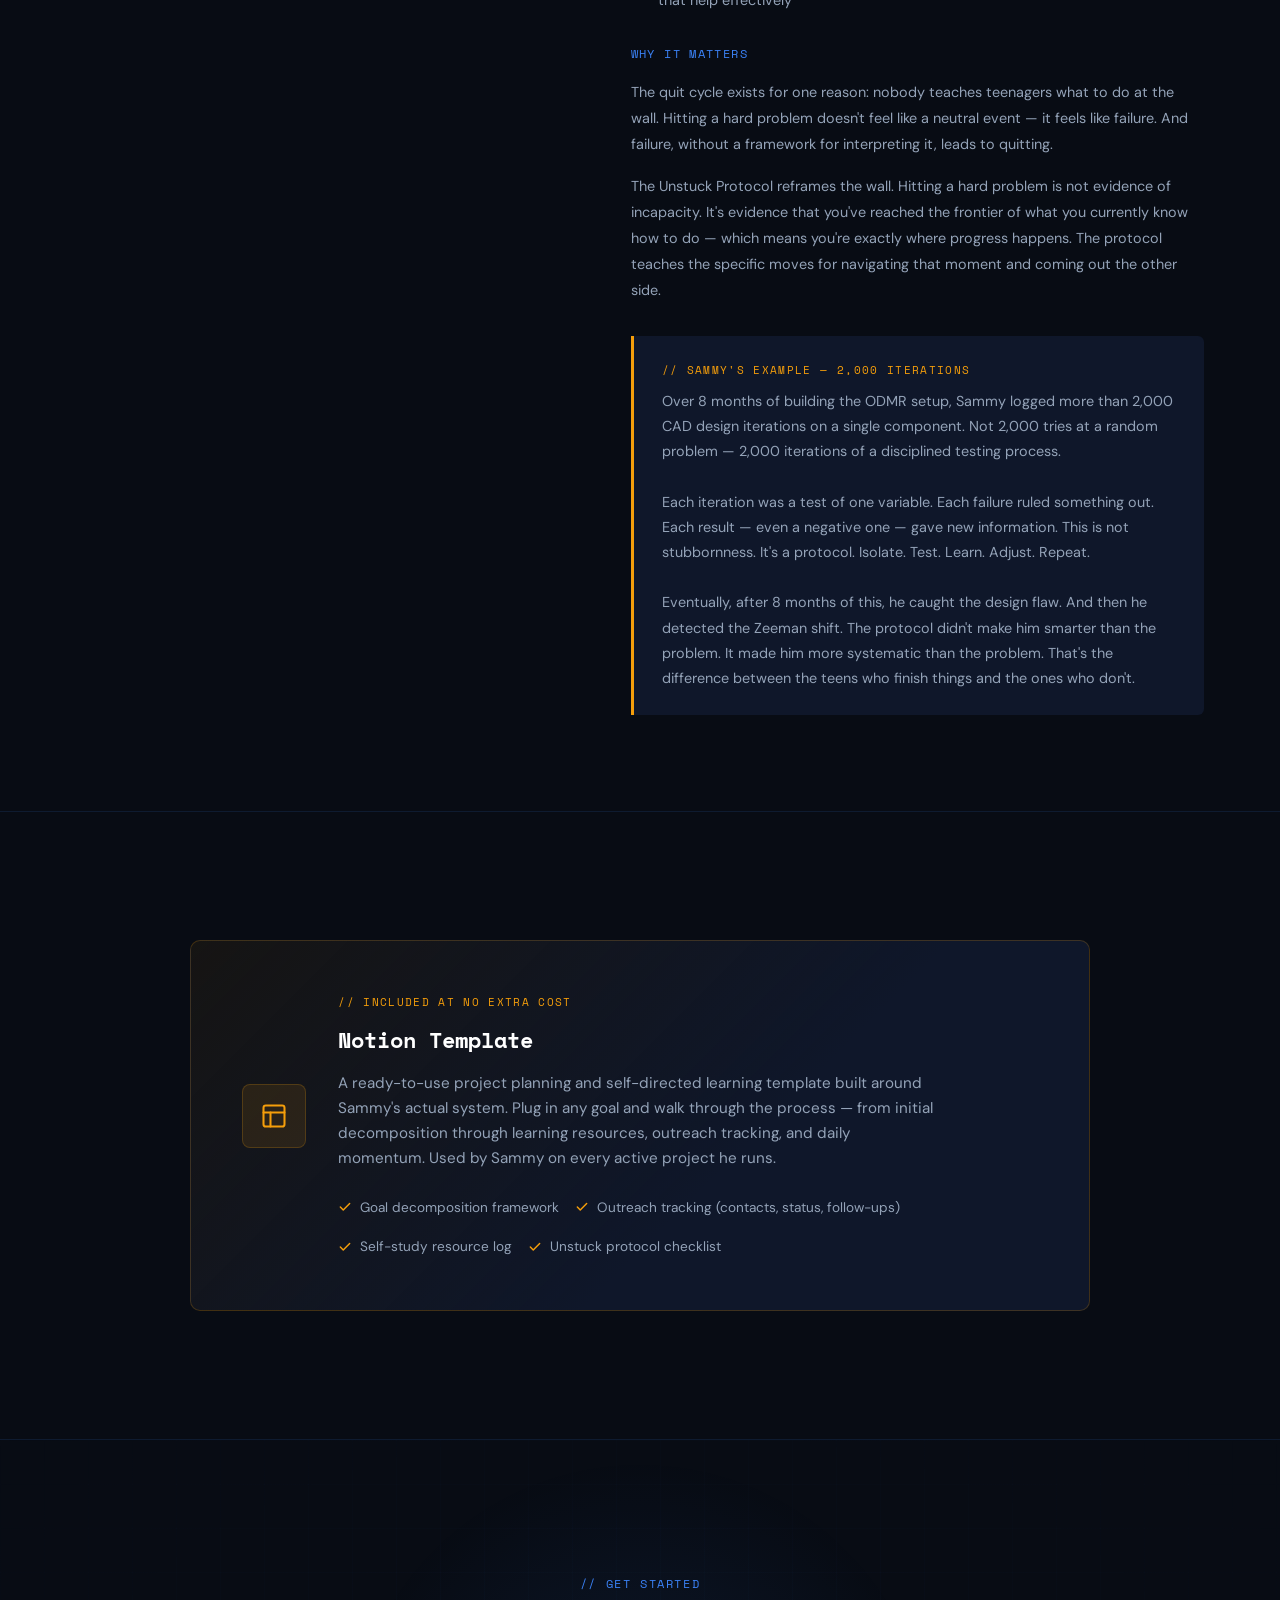
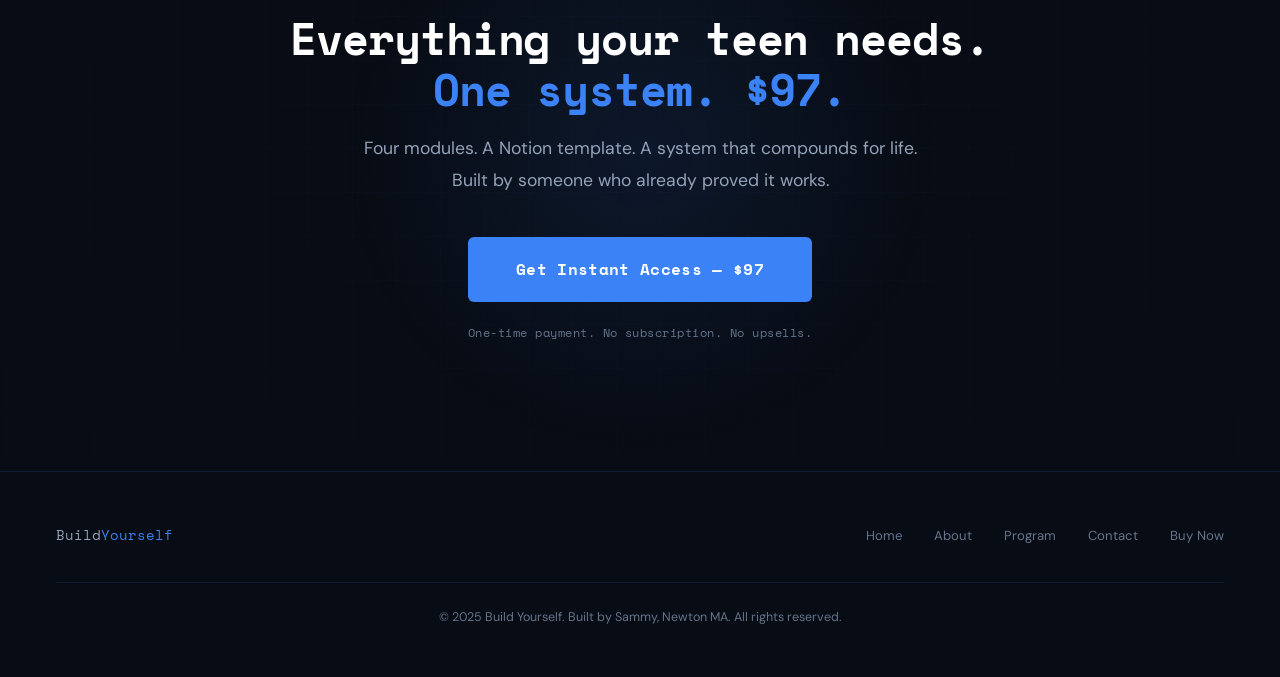
<file: program.html>
<!DOCTYPE html>
<html lang="en">
<head>
  <meta charset="UTF-8" />
  <meta name="viewport" content="width=device-width, initial-scale=1.0" />
  <title>The Program — Build Yourself</title>
  <meta name="description" content="Four modules. One system. The Process System, Self-Study Method, Cold Outreach Framework, and Unstuck Protocol — plus a Notion template." />

  <!-- Open Graph -->
  <meta property="og:title" content="The Program — Build Yourself" />
  <meta property="og:description" content="Four modules that give ambitious teens a repeatable system for learning anything, building anything, and accessing any expert they need." />
  <meta property="og:type" content="website" />

  <link rel="preconnect" href="https://fonts.googleapis.com" />
  <link rel="preconnect" href="https://fonts.gstatic.com" crossorigin />
  <link href="https://fonts.googleapis.com/css2?family=Space+Mono:ital,wght@0,400;0,700;1,400&family=DM+Sans:ital,opsz,wght@0,9..40,300;0,9..40,400;0,9..40,500;0,9..40,600;1,9..40,400&display=swap" rel="stylesheet" />
  <link rel="stylesheet" href="styles.css" />
</head>
<body>

<div class="cursor-ring"></div>
<div class="cursor-dot"></div>

<!-- ── Navigation ─────────────────────────────────────────── -->
<nav class="nav" role="navigation" aria-label="Main">
  <div class="nav-inner">
    <a href="index.html" class="nav-logo">Build<span class="accent">Yourself</span></a>
    <ul class="nav-links">
      <li><a href="index.html">Home</a></li>
      <li><a href="about.html">About</a></li>
      <li><a href="program.html" class="active">Program</a></li>
      <li><a href="contact.html">Contact</a></li>
    </ul>
    <a href="https://gum.co/buildyourself" class="nav-cta" target="_blank" rel="noopener">Get Access →</a>
    <button class="hamburger" aria-label="Toggle menu">
      <span></span><span></span><span></span>
    </button>
  </div>
</nav>

<div class="mobile-menu" aria-hidden="true">
  <a href="index.html">Home</a>
  <a href="about.html">About</a>
  <a href="program.html">Program</a>
  <a href="contact.html">Contact</a>
  <a href="https://gum.co/buildyourself" target="_blank" rel="noopener" style="color:var(--primary);font-family:var(--mono);font-weight:700;">Get Access — $97 →</a>
</div>

<!-- ── Page Hero ───────────────────────────────────────────── -->
<div class="page-hero">
  <div class="hero-grid" aria-hidden="true"></div>
  <div class="hero-glow" aria-hidden="true"></div>
  <div class="page-hero-inner">
    <span class="section-label">// The Program</span>
    <h1 class="section-headline" style="font-size:clamp(2rem,5vw,3.5rem);max-width:780px;">
      Four modules. One system.<br>Everything compounds.
    </h1>
    <p class="section-sub" style="max-width:600px;margin-top:1rem;">
      Not content to consume passively. A repeatable system for learning anything, building
      anything, and accessing any expert you need — designed by a middle schooler who
      tested all of it himself.
    </p>
    <div style="margin-top:2rem;display:flex;align-items:center;gap:1.5rem;flex-wrap:wrap;">
      <a href="https://gum.co/buildyourself" class="btn btn-primary" target="_blank" rel="noopener">
        Get Instant Access — $97
      </a>
      <span style="font-family:var(--mono);font-size:0.78rem;color:var(--text-subtle);">One-time payment. Instant delivery.</span>
    </div>
  </div>
</div>

<hr class="divider" />

<!-- ── What's Included (summary bar) ──────────────────────── -->
<div style="background:var(--surface);border-bottom:1px solid var(--border);padding:1.5rem 0;">
  <div class="container">
    <div style="display:flex;flex-wrap:wrap;gap:2rem;align-items:center;justify-content:center;">
      <div style="display:flex;align-items:center;gap:0.6rem;font-family:var(--mono);font-size:0.8rem;color:var(--text-muted);">
        <svg width="14" height="14" viewBox="0 0 24 24" fill="none" stroke="var(--primary)" stroke-width="2.5" stroke-linecap="round" stroke-linejoin="round"><polyline points="20 6 9 17 4 12"/></svg>
        4 Core Modules
      </div>
      <div style="display:flex;align-items:center;gap:0.6rem;font-family:var(--mono);font-size:0.8rem;color:var(--text-muted);">
        <svg width="14" height="14" viewBox="0 0 24 24" fill="none" stroke="var(--primary)" stroke-width="2.5" stroke-linecap="round" stroke-linejoin="round"><polyline points="20 6 9 17 4 12"/></svg>
        Notion Template (Bonus)
      </div>
      <div style="display:flex;align-items:center;gap:0.6rem;font-family:var(--mono);font-size:0.8rem;color:var(--text-muted);">
        <svg width="14" height="14" viewBox="0 0 24 24" fill="none" stroke="var(--primary)" stroke-width="2.5" stroke-linecap="round" stroke-linejoin="round"><polyline points="20 6 9 17 4 12"/></svg>
        Self-paced, digital delivery
      </div>
      <div style="display:flex;align-items:center;gap:0.6rem;font-family:var(--mono);font-size:0.8rem;color:var(--text-muted);">
        <svg width="14" height="14" viewBox="0 0 24 24" fill="none" stroke="var(--primary)" stroke-width="2.5" stroke-linecap="round" stroke-linejoin="round"><polyline points="20 6 9 17 4 12"/></svg>
        Domain-agnostic (STEM, writing, music, anything)
      </div>
      <div style="display:flex;align-items:center;gap:0.6rem;font-family:var(--mono);font-size:0.8rem;color:var(--text-muted);">
        <svg width="14" height="14" viewBox="0 0 24 24" fill="none" stroke="var(--primary)" stroke-width="2.5" stroke-linecap="round" stroke-linejoin="round"><polyline points="20 6 9 17 4 12"/></svg>
        For ages 12–16
      </div>
    </div>
  </div>
</div>

<!-- ── Modules ─────────────────────────────────────────────── -->
<main>
  <div class="container">

    <!-- Module 01 -->
    <div class="program-module">
      <div class="module-meta">
        <div class="module-big-num reveal">01</div>
        <div class="module-detail-name reveal reveal-d1">The Process System</div>
        <p class="section-sub reveal reveal-d2" style="font-size:0.9rem;margin-top:0.5rem;">
          The foundation of everything. Before any of the other modules work, this one has to be understood.
        </p>
        <div class="module-icon reveal reveal-d3" style="margin-top:1.5rem;width:52px;height:52px;">
          <svg width="24" height="24" viewBox="0 0 24 24" fill="none" stroke="currentColor" stroke-width="1.75" stroke-linecap="round" stroke-linejoin="round">
            <polyline points="22 12 18 12 15 21 9 3 6 12 2 12"/>
          </svg>
        </div>
      </div>

      <div>
        <div class="reveal">
          <div style="font-family:var(--mono);font-size:0.72rem;letter-spacing:.12em;text-transform:uppercase;color:var(--primary);margin-bottom:1rem;">What you'll learn</div>
          <ul class="learn-list">
            <li>
              <svg width="15" height="15" viewBox="0 0 24 24" fill="none" stroke="var(--primary)" stroke-width="2.5" stroke-linecap="round" stroke-linejoin="round"><polyline points="20 6 9 17 4 12"/></svg>
              How to take any goal — no matter how complex or intimidating — and decompose it into a clear, executable sequence of concrete steps
            </li>
            <li>
              <svg width="15" height="15" viewBox="0 0 24 24" fill="none" stroke="var(--primary)" stroke-width="2.5" stroke-linecap="round" stroke-linejoin="round"><polyline points="20 6 9 17 4 12"/></svg>
              How to identify which step is actually next (not which step feels comfortable)
            </li>
            <li>
              <svg width="15" height="15" viewBox="0 0 24 24" fill="none" stroke="var(--primary)" stroke-width="2.5" stroke-linecap="round" stroke-linejoin="round"><polyline points="20 6 9 17 4 12"/></svg>
              How to distinguish between motion (feeling busy) and progress (actually moving forward)
            </li>
            <li>
              <svg width="15" height="15" viewBox="0 0 24 24" fill="none" stroke="var(--primary)" stroke-width="2.5" stroke-linecap="round" stroke-linejoin="round"><polyline points="20 6 9 17 4 12"/></svg>
              How to update the process when reality doesn't match the plan — without losing momentum
            </li>
          </ul>
        </div>

        <div class="reveal reveal-d1" style="margin-top:2rem;">
          <div style="font-family:var(--mono);font-size:0.72rem;letter-spacing:.12em;text-transform:uppercase;color:var(--primary);margin-bottom:1rem;">Why it matters</div>
          <p style="font-size:0.9rem;color:var(--text-muted);line-height:1.8;margin-bottom:1rem;">
            Most ambitious teens fail not because they're incapable — but because they attempt
            to execute goals that haven't been processed yet. They encounter the first real obstacle
            and interpret it as evidence that they're not good enough, rather than as a step they
            haven't figured out yet.
          </p>
          <p style="font-size:0.9rem;color:var(--text-muted);line-height:1.8;">
            The Process System teaches the habit of finding the sequence before trying to walk through it.
            This single habit — applied consistently — is the difference between a teen who builds things
            and a teen who talks about building things.
          </p>
        </div>

        <div class="example-block reveal reveal-d2">
          <div class="ex-label">// Sammy's Example</div>
          <p>
            When Sammy decided to build an ODMR quantum sensing setup, the goal felt enormous.
            University-grade equipment. Experimental physics. A budget of less than $2,500.
            No lab. No team. No professor supervising.<br><br>
            He didn't start building. He started by finding the process: What components does
            an ODMR setup actually require? What does each one do? What are the cheapest sources
            for each? What needs to be machined versus bought? What can be tested independently
            before full assembly?<br><br>
            The process revealed what step one actually was. Then step two. Then step three.
            Eight months later, he had a Zeeman shift.
          </p>
        </div>
      </div>
    </div>

    <!-- Module 02 -->
    <div class="program-module">
      <div class="module-meta">
        <div class="module-big-num reveal">02</div>
        <div class="module-detail-name reveal reveal-d1">The Self-Study Method</div>
        <p class="section-sub reveal reveal-d2" style="font-size:0.9rem;margin-top:0.5rem;">
          How to learn anything, fast — without a classroom, a tutor, or an expensive program.
        </p>
        <div class="module-icon reveal reveal-d3" style="margin-top:1.5rem;width:52px;height:52px;">
          <svg width="24" height="24" viewBox="0 0 24 24" fill="none" stroke="currentColor" stroke-width="1.75" stroke-linecap="round" stroke-linejoin="round">
            <path d="M2 3h6a4 4 0 0 1 4 4v14a3 3 0 0 0-3-3H2z"/><path d="M22 3h-6a4 4 0 0 0-4 4v14a3 3 0 0 1 3-3h7z"/>
          </svg>
        </div>
      </div>

      <div>
        <div class="reveal">
          <div style="font-family:var(--mono);font-size:0.72rem;letter-spacing:.12em;text-transform:uppercase;color:var(--primary);margin-bottom:1rem;">What you'll learn</div>
          <ul class="learn-list">
            <li>
              <svg width="15" height="15" viewBox="0 0 24 24" fill="none" stroke="var(--primary)" stroke-width="2.5" stroke-linecap="round" stroke-linejoin="round"><polyline points="20 6 9 17 4 12"/></svg>
              How to identify exactly what you need to learn — and what you can skip
            </li>
            <li>
              <svg width="15" height="15" viewBox="0 0 24 24" fill="none" stroke="var(--primary)" stroke-width="2.5" stroke-linecap="round" stroke-linejoin="round"><polyline points="20 6 9 17 4 12"/></svg>
              How to find the right resources for each stage of learning (not just "Google it")
            </li>
            <li>
              <svg width="15" height="15" viewBox="0 0 24 24" fill="none" stroke="var(--primary)" stroke-width="2.5" stroke-linecap="round" stroke-linejoin="round"><polyline points="20 6 9 17 4 12"/></svg>
              The difference between recognizing information and truly understanding it — and how to close that gap
            </li>
            <li>
              <svg width="15" height="15" viewBox="0 0 24 24" fill="none" stroke="var(--primary)" stroke-width="2.5" stroke-linecap="round" stroke-linejoin="round"><polyline points="20 6 9 17 4 12"/></svg>
              How to self-test accurately — so you know when you're ready to move on
            </li>
            <li>
              <svg width="15" height="15" viewBox="0 0 24 24" fill="none" stroke="var(--primary)" stroke-width="2.5" stroke-linecap="round" stroke-linejoin="round"><polyline points="20 6 9 17 4 12"/></svg>
              How to learn actively versus passively — and why the difference matters enormously
            </li>
          </ul>
        </div>

        <div class="reveal reveal-d1" style="margin-top:2rem;">
          <div style="font-family:var(--mono);font-size:0.72rem;letter-spacing:.12em;text-transform:uppercase;color:var(--primary);margin-bottom:1rem;">Why it matters</div>
          <p style="font-size:0.9rem;color:var(--text-muted);line-height:1.8;margin-bottom:1rem;">
            Traditional education teaches kids that learning requires an expert to deliver it.
            That's sometimes true — but it's also a limiting belief that becomes a ceiling.
            The teens who build the most interesting things are almost always self-directed learners.
            They don't wait for a class to be offered. They figure out what they need to know and
            they go find it.
          </p>
          <p style="font-size:0.9rem;color:var(--text-muted);line-height:1.8;">
            This module teaches that exact skill — specifically, the part that most self-study
            guides miss: the difference between feeling like you understand something and actually
            understanding it. This distinction is everything.
          </p>
        </div>

        <div class="example-block reveal reveal-d2">
          <div class="ex-label">// Sammy's Example</div>
          <p>
            When Sammy decided to learn calculus, he didn't enroll in a class. He identified what
            he actually needed to understand — specifically the mathematics underlying the physics
            he was working on — and built a targeted learning path around that.<br><br>
            He used textbooks, YouTube lectures, and practice problems. He tested himself by trying
            to explain concepts without notes. When he couldn't explain something, he went back.
            When he could explain it clearly from scratch, he moved forward.<br><br>
            He then connected with a Berkeley graduate student (via cold email, Module 3) who could
            answer the questions that no textbook addressed. That combination — structured self-study
            plus targeted expert access — is what this module teaches.
          </p>
        </div>
      </div>
    </div>

    <!-- Module 03 -->
    <div class="program-module">
      <div class="module-meta">
        <div class="module-big-num reveal">03</div>
        <div class="module-detail-name reveal reveal-d1">The Cold Outreach Framework</div>
        <p class="section-sub reveal reveal-d2" style="font-size:0.9rem;margin-top:0.5rem;">
          The most underrated skill a teenager can develop. Sammy used it to access world-class experts with no connections, no money, and no introduction.
        </p>
        <div class="module-icon reveal reveal-d3" style="margin-top:1.5rem;width:52px;height:52px;">
          <svg width="24" height="24" viewBox="0 0 24 24" fill="none" stroke="currentColor" stroke-width="1.75" stroke-linecap="round" stroke-linejoin="round">
            <path d="M4 4h16c1.1 0 2 .9 2 2v12c0 1.1-.9 2-2 2H4c-1.1 0-2-.9-2-2V6c0-1.1.9-2 2-2z"/><polyline points="22,6 12,13 2,6"/>
          </svg>
        </div>
      </div>

      <div>
        <div class="reveal">
          <div style="font-family:var(--mono);font-size:0.72rem;letter-spacing:.12em;text-transform:uppercase;color:var(--primary);margin-bottom:1rem;">What you'll learn</div>
          <ul class="learn-list">
            <li>
              <svg width="15" height="15" viewBox="0 0 24 24" fill="none" stroke="var(--primary)" stroke-width="2.5" stroke-linecap="round" stroke-linejoin="round"><polyline points="20 6 9 17 4 12"/></svg>
              How to identify the exact person who can help you — and how to find their contact information
            </li>
            <li>
              <svg width="15" height="15" viewBox="0 0 24 24" fill="none" stroke="var(--primary)" stroke-width="2.5" stroke-linecap="round" stroke-linejoin="round"><polyline points="20 6 9 17 4 12"/></svg>
              Step 1: How to write a first message that costs the recipient nothing to respond to — lower all resistance, make no ask
            </li>
            <li>
              <svg width="15" height="15" viewBox="0 0 24 24" fill="none" stroke="var(--primary)" stroke-width="2.5" stroke-linecap="round" stroke-linejoin="round"><polyline points="20 6 9 17 4 12"/></svg>
              Step 2: How to build genuine rapport and interest before making any real ask — and how to make the ask when the time is right
            </li>
            <li>
              <svg width="15" height="15" viewBox="0 0 24 24" fill="none" stroke="var(--primary)" stroke-width="2.5" stroke-linecap="round" stroke-linejoin="round"><polyline points="20 6 9 17 4 12"/></svg>
              How to maintain relationships with experts over time — so they become recurring resources, not one-time exchanges
            </li>
            <li>
              <svg width="15" height="15" viewBox="0 0 24 24" fill="none" stroke="var(--primary)" stroke-width="2.5" stroke-linecap="round" stroke-linejoin="round"><polyline points="20 6 9 17 4 12"/></svg>
              How to apply this framework to mentorship, internships, research opportunities, and college connections
            </li>
          </ul>
        </div>

        <div class="reveal reveal-d1" style="margin-top:2rem;">
          <div style="font-family:var(--mono);font-size:0.72rem;letter-spacing:.12em;text-transform:uppercase;color:var(--primary);margin-bottom:1rem;">Why it matters</div>
          <p style="font-size:0.9rem;color:var(--text-muted);line-height:1.8;margin-bottom:1rem;">
            Most teenagers believe that access to experts requires connections — a parent who knows someone,
            a school program that arranges it, money for a course taught by a notable figure. That belief
            is almost entirely false.
          </p>
          <p style="font-size:0.9rem;color:var(--text-muted);line-height:1.8;margin-bottom:1rem;">
            Experts — graduate students, PhDs, researchers, professors — receive very few well-crafted
            messages from genuinely curious teenagers. When a middle schooler who is building a quantum
            sensing setup writes a specific, respectful, zero-pressure email explaining what they're
            working on and what they need, the vast majority of recipients say yes.
          </p>
          <p style="font-size:0.9rem;color:var(--text-muted);line-height:1.8;">
            One relationship built through this framework can show up on a college application,
            open an internship door, accelerate a year's worth of self-study, and compound for
            the rest of your teen's academic career. The cost of learning it: this module.
          </p>
        </div>

        <div class="example-block reveal reveal-d2">
          <div class="ex-label">// Sammy's Example — Two Emails, Two Yes's</div>
          <p>
            <strong style="color:var(--text-body);">Email 1 — Calculus:</strong> Sammy wrote to a Berkeley graduate student he had never met.
            No introduction. No mutual connection. He described himself, described the ODMR project,
            explained what he was trying to learn and why, and made it easy to say yes.
            The student agreed to teach him calculus.<br><br>
            <strong style="color:var(--text-body);">Email 2 — AP Physics:</strong> Same framework, different person. A theoretical physics PhD —
            again, no prior connection. Sammy explained his situation specifically and respectfully.
            The PhD said yes and agreed to help him with AP Physics.<br><br>
            Neither of these emails worked because Sammy is special or because he got lucky.
            They worked because of how they were written. That's what Module 3 teaches.
          </p>
        </div>
      </div>
    </div>

    <!-- Module 04 -->
    <div class="program-module">
      <div class="module-meta">
        <div class="module-big-num reveal">04</div>
        <div class="module-detail-name reveal reveal-d1">The Unstuck Protocol</div>
        <p class="section-sub reveal reveal-d2" style="font-size:0.9rem;margin-top:0.5rem;">
          What to do when you hit a wall. Because you will. Everyone does. This is the protocol for staying in motion.
        </p>
        <div class="module-icon reveal reveal-d3" style="margin-top:1.5rem;width:52px;height:52px;">
          <svg width="24" height="24" viewBox="0 0 24 24" fill="none" stroke="currentColor" stroke-width="1.75" stroke-linecap="round" stroke-linejoin="round">
            <circle cx="12" cy="12" r="10"/><line x1="12" y1="8" x2="12" y2="12"/><line x1="12" y1="16" x2="12.01" y2="16"/>
          </svg>
        </div>
      </div>

      <div>
        <div class="reveal">
          <div style="font-family:var(--mono);font-size:0.72rem;letter-spacing:.12em;text-transform:uppercase;color:var(--primary);margin-bottom:1rem;">What you'll learn</div>
          <ul class="learn-list">
            <li>
              <svg width="15" height="15" viewBox="0 0 24 24" fill="none" stroke="var(--primary)" stroke-width="2.5" stroke-linecap="round" stroke-linejoin="round"><polyline points="20 6 9 17 4 12"/></svg>
              How to recognize the difference between a true dead end and a problem that just needs a different approach
            </li>
            <li>
              <svg width="15" height="15" viewBox="0 0 24 24" fill="none" stroke="var(--primary)" stroke-width="2.5" stroke-linecap="round" stroke-linejoin="round"><polyline points="20 6 9 17 4 12"/></svg>
              The simplification technique: how to reduce a complex, stuck problem down to its smallest testable unit
            </li>
            <li>
              <svg width="15" height="15" viewBox="0 0 24 24" fill="none" stroke="var(--primary)" stroke-width="2.5" stroke-linecap="round" stroke-linejoin="round"><polyline points="20 6 9 17 4 12"/></svg>
              How to isolate variables — test one thing at a time, eliminate possibilities, build toward a solution
            </li>
            <li>
              <svg width="15" height="15" viewBox="0 0 24 24" fill="none" stroke="var(--primary)" stroke-width="2.5" stroke-linecap="round" stroke-linejoin="round"><polyline points="20 6 9 17 4 12"/></svg>
              How to manage the emotional weight of being stuck — so you don't burn out before the breakthrough
            </li>
            <li>
              <svg width="15" height="15" viewBox="0 0 24 24" fill="none" stroke="var(--primary)" stroke-width="2.5" stroke-linecap="round" stroke-linejoin="round"><polyline points="20 6 9 17 4 12"/></svg>
              When to keep pushing versus when to seek external help — and how to ask for that help effectively
            </li>
          </ul>
        </div>

        <div class="reveal reveal-d1" style="margin-top:2rem;">
          <div style="font-family:var(--mono);font-size:0.72rem;letter-spacing:.12em;text-transform:uppercase;color:var(--primary);margin-bottom:1rem;">Why it matters</div>
          <p style="font-size:0.9rem;color:var(--text-muted);line-height:1.8;margin-bottom:1rem;">
            The quit cycle exists for one reason: nobody teaches teenagers what to do at the wall.
            Hitting a hard problem doesn't feel like a neutral event — it feels like failure.
            And failure, without a framework for interpreting it, leads to quitting.
          </p>
          <p style="font-size:0.9rem;color:var(--text-muted);line-height:1.8;">
            The Unstuck Protocol reframes the wall. Hitting a hard problem is not evidence
            of incapacity. It's evidence that you've reached the frontier of what you currently
            know how to do — which means you're exactly where progress happens. The protocol
            teaches the specific moves for navigating that moment and coming out the other side.
          </p>
        </div>

        <div class="example-block reveal reveal-d2">
          <div class="ex-label">// Sammy's Example — 2,000 Iterations</div>
          <p>
            Over 8 months of building the ODMR setup, Sammy logged more than 2,000 CAD design
            iterations on a single component. Not 2,000 tries at a random problem — 2,000 iterations
            of a disciplined testing process.<br><br>
            Each iteration was a test of one variable. Each failure ruled something out.
            Each result — even a negative one — gave new information. This is not stubbornness.
            It's a protocol. Isolate. Test. Learn. Adjust. Repeat.<br><br>
            Eventually, after 8 months of this, he caught the design flaw. And then he detected
            the Zeeman shift. The protocol didn't make him smarter than the problem.
            It made him more systematic than the problem. That's the difference between
            the teens who finish things and the ones who don't.
          </p>
        </div>
      </div>
    </div>

  </div><!-- /container -->

  <hr class="divider" />

  <!-- Bonus: Notion Template -->
  <section class="section">
    <div class="container">
      <div style="max-width:900px;margin:0 auto;">
        <div class="bonus-card reveal" style="padding:clamp(2rem,4vw,3.5rem);">
          <div class="module-icon" style="flex-shrink:0;width:64px;height:64px;background:rgba(245,158,11,.1);border-color:rgba(245,158,11,.2);color:var(--accent);">
            <svg width="28" height="28" viewBox="0 0 24 24" fill="none" stroke="currentColor" stroke-width="1.75" stroke-linecap="round" stroke-linejoin="round">
              <rect x="3" y="3" width="18" height="18" rx="2" ry="2"/><line x1="3" y1="9" x2="21" y2="9"/><line x1="9" y1="21" x2="9" y2="9"/>
            </svg>
          </div>
          <div style="flex:1;">
            <div class="bonus-label">// Included at No Extra Cost</div>
            <div class="bonus-name" style="font-size:1.4rem;margin-bottom:0.75rem;">Notion Template</div>
            <div class="bonus-desc" style="font-size:0.95rem;max-width:600px;">
              A ready-to-use project planning and self-directed learning template built around Sammy's actual system.
              Plug in any goal and walk through the process — from initial decomposition through learning resources,
              outreach tracking, and daily momentum. Used by Sammy on every active project he runs.
            </div>
            <div style="margin-top:1.5rem;display:flex;flex-wrap:wrap;gap:1rem;">
              <div style="display:flex;align-items:center;gap:0.5rem;font-size:0.85rem;color:var(--text-muted);">
                <svg width="14" height="14" viewBox="0 0 24 24" fill="none" stroke="var(--accent)" stroke-width="2.5" stroke-linecap="round" stroke-linejoin="round"><polyline points="20 6 9 17 4 12"/></svg>
                Goal decomposition framework
              </div>
              <div style="display:flex;align-items:center;gap:0.5rem;font-size:0.85rem;color:var(--text-muted);">
                <svg width="14" height="14" viewBox="0 0 24 24" fill="none" stroke="var(--accent)" stroke-width="2.5" stroke-linecap="round" stroke-linejoin="round"><polyline points="20 6 9 17 4 12"/></svg>
                Outreach tracking (contacts, status, follow-ups)
              </div>
              <div style="display:flex;align-items:center;gap:0.5rem;font-size:0.85rem;color:var(--text-muted);">
                <svg width="14" height="14" viewBox="0 0 24 24" fill="none" stroke="var(--accent)" stroke-width="2.5" stroke-linecap="round" stroke-linejoin="round"><polyline points="20 6 9 17 4 12"/></svg>
                Self-study resource log
              </div>
              <div style="display:flex;align-items:center;gap:0.5rem;font-size:0.85rem;color:var(--text-muted);">
                <svg width="14" height="14" viewBox="0 0 24 24" fill="none" stroke="var(--accent)" stroke-width="2.5" stroke-linecap="round" stroke-linejoin="round"><polyline points="20 6 9 17 4 12"/></svg>
                Unstuck protocol checklist
              </div>
            </div>
          </div>
        </div>
      </div>
    </div>
  </section>

  <hr class="divider" />

  <!-- Final CTA -->
  <section class="final-cta">
    <div class="final-cta-glow" aria-hidden="true"></div>
    <div style="position:absolute;inset:0;background-image:linear-gradient(rgba(59,130,246,.025) 1px,transparent 1px),linear-gradient(90deg,rgba(59,130,246,.025) 1px,transparent 1px);background-size:44px 44px;mask-image:radial-gradient(ellipse 70% 80% at 50% 50%,black 30%,transparent 100%);-webkit-mask-image:radial-gradient(ellipse 70% 80% at 50% 50%,black 30%,transparent 100%);" aria-hidden="true"></div>

    <div class="final-cta-inner container">
      <span class="section-label reveal">// Get Started</span>
      <h2 class="section-headline reveal reveal-d1" style="margin:0 auto 1rem;">
        Everything your teen needs.<br><span style="color:var(--primary);">One system. $97.</span>
      </h2>
      <p class="section-sub reveal reveal-d2" style="margin:0 auto 2.5rem;">
        Four modules. A Notion template. A system that compounds for life.
        Built by someone who already proved it works.
      </p>

      <div class="reveal reveal-d3">
        <a href="https://gum.co/buildyourself" class="btn btn-primary" target="_blank" rel="noopener" style="font-size:1rem;padding:1.15rem 3rem;">
          Get Instant Access — $97
        </a>
      </div>
      <p class="final-cta-note reveal reveal-d4">One-time payment. No subscription. No upsells.</p>
    </div>
  </section>

</main>

<!-- ── Footer ──────────────────────────────────────────────── -->
<footer class="footer">
  <div class="footer-inner">
    <div class="footer-logo">Build<span class="accent">Yourself</span></div>
    <ul class="footer-links">
      <li><a href="index.html">Home</a></li>
      <li><a href="about.html">About</a></li>
      <li><a href="program.html">Program</a></li>
      <li><a href="contact.html">Contact</a></li>
      <li><a href="https://gum.co/buildyourself" target="_blank" rel="noopener">Buy Now</a></li>
    </ul>
    <p class="footer-copy">© 2025 Build Yourself. Built by Sammy, Newton MA. All rights reserved.</p>
  </div>
</footer>

<script src="script.js"></script>
</body>
</html>
</file>
<file: styles.css>
/* ============================================================
   BUILD YOURSELF — SHARED STYLESHEET
   ============================================================ */

@import url('https://fonts.googleapis.com/css2?family=Space+Mono:ital,wght@0,400;0,700;1,400&family=DM+Sans:ital,opsz,wght@0,9..40,300;0,9..40,400;0,9..40,500;0,9..40,600;1,9..40,400&display=swap');

/* ── Variables ─────────────────────────────────────────────── */
:root {
  --bg:              #080c14;
  --surface:         #0f172a;
  --surface-2:       #111827;
  --primary:         #3b82f6;
  --primary-dark:    #2563eb;
  --primary-glow:    rgba(59, 130, 246, 0.25);
  --primary-faint:   rgba(59, 130, 246, 0.08);
  --accent:          #f59e0b;
  --accent-glow:     rgba(245, 158, 11, 0.20);
  --text:            #ffffff;
  --text-body:       #f1f5f9;
  --text-muted:      #94a3b8;
  --text-subtle:     #64748b;
  --border:          rgba(59, 130, 246, 0.12);
  --border-hover:    rgba(59, 130, 246, 0.38);
  --mono:            'Space Mono', monospace;
  --sans:            'DM Sans', sans-serif;
  --nav-h:           72px;
  --radius:          10px;
  --radius-sm:       6px;
}

/* ── Reset ─────────────────────────────────────────────────── */
*, *::before, *::after { box-sizing: border-box; margin: 0; padding: 0; }
html { scroll-behavior: smooth; }

body {
  background: var(--bg);
  color: var(--text-body);
  font-family: var(--sans);
  font-size: 17px;
  line-height: 1.75;
  overflow-x: hidden;
  -webkit-font-smoothing: antialiased;
}

img, svg { display: block; max-width: 100%; }
a { color: inherit; text-decoration: none; }
button { cursor: pointer; border: none; background: none; font: inherit; }

::-webkit-scrollbar { width: 5px; }
::-webkit-scrollbar-track { background: var(--bg); }
::-webkit-scrollbar-thumb { background: rgba(59, 130, 246, 0.3); border-radius: 3px; }

/* ── Custom Cursor ─────────────────────────────────────────── */
.cursor-ring {
  position: fixed;
  width: 28px;
  height: 28px;
  border: 1px solid rgba(59, 130, 246, 0.6);
  border-radius: 50%;
  pointer-events: none;
  z-index: 9999;
  transform: translate(-50%, -50%);
  transition: width .2s, height .2s, opacity .3s;
  will-change: transform;
}

.cursor-dot {
  position: fixed;
  width: 5px;
  height: 5px;
  background: var(--primary);
  border-radius: 50%;
  pointer-events: none;
  z-index: 9999;
  transform: translate(-50%, -50%);
  will-change: transform;
}

body:hover .cursor-ring { opacity: 1; }

/* ── Navigation ────────────────────────────────────────────── */
.nav {
  position: fixed;
  inset: 0 0 auto 0;
  z-index: 200;
  height: var(--nav-h);
  background: rgba(8, 12, 20, 0.82);
  backdrop-filter: blur(20px);
  -webkit-backdrop-filter: blur(20px);
  border-bottom: 1px solid var(--border);
}

.nav-inner {
  display: flex;
  align-items: center;
  justify-content: space-between;
  height: 100%;
  max-width: 1240px;
  margin: 0 auto;
  padding: 0 clamp(1.25rem, 5vw, 3.5rem);
}

.nav-logo {
  font-family: var(--mono);
  font-size: 1rem;
  font-weight: 700;
  color: var(--text);
  letter-spacing: -0.02em;
  white-space: nowrap;
}
.nav-logo .accent { color: var(--primary); }

.nav-links {
  display: flex;
  align-items: center;
  gap: 2.25rem;
  list-style: none;
}

.nav-links a {
  font-size: 0.85rem;
  color: var(--text-muted);
  letter-spacing: 0.01em;
  transition: color .2s;
}
.nav-links a:hover,
.nav-links a.active { color: var(--text); }

.nav-cta {
  display: inline-flex;
  align-items: center;
  gap: 0.35rem;
  background: var(--primary);
  color: #fff !important;
  font-family: var(--mono);
  font-size: 0.78rem;
  font-weight: 700;
  letter-spacing: 0.02em;
  padding: 0.55rem 1.2rem;
  border-radius: var(--radius-sm);
  transition: background .2s, box-shadow .2s;
  white-space: nowrap;
}
.nav-cta:hover {
  background: var(--primary-dark);
  box-shadow: 0 0 24px var(--primary-glow);
}

/* Hamburger */
.hamburger {
  display: none;
  flex-direction: column;
  justify-content: center;
  gap: 5px;
  padding: 6px;
  cursor: pointer;
}
.hamburger span {
  display: block;
  width: 22px;
  height: 1.5px;
  background: var(--text-muted);
  border-radius: 2px;
  transition: transform .3s, opacity .3s;
}
.hamburger.open span:nth-child(1) { transform: translateY(6.5px) rotate(45deg); }
.hamburger.open span:nth-child(2) { opacity: 0; }
.hamburger.open span:nth-child(3) { transform: translateY(-6.5px) rotate(-45deg); }

/* Mobile drawer */
.mobile-menu {
  display: none;
  position: fixed;
  top: var(--nav-h);
  inset-inline: 0;
  background: rgba(8, 12, 20, 0.97);
  backdrop-filter: blur(20px);
  border-bottom: 1px solid var(--border);
  padding: 1.75rem clamp(1.25rem, 5vw, 3.5rem) 2rem;
  z-index: 199;
  flex-direction: column;
  gap: 0;
}
.mobile-menu.open { display: flex; }
.mobile-menu a {
  font-size: 1.05rem;
  color: var(--text-muted);
  padding: 0.9rem 0;
  border-bottom: 1px solid var(--border);
  transition: color .2s;
}
.mobile-menu a:last-child { border-bottom: none; }
.mobile-menu a:hover { color: var(--text); }

/* ── Footer ────────────────────────────────────────────────── */
.footer {
  border-top: 1px solid var(--border);
  padding: 3rem clamp(1.25rem, 5vw, 3.5rem);
}
.footer-inner {
  max-width: 1240px;
  margin: 0 auto;
  display: flex;
  flex-wrap: wrap;
  align-items: center;
  justify-content: space-between;
  gap: 1.5rem;
}
.footer-logo {
  font-family: var(--mono);
  font-size: 0.875rem;
  color: var(--text-muted);
}
.footer-logo .accent { color: var(--primary); }
.footer-links {
  display: flex;
  gap: 2rem;
  list-style: none;
}
.footer-links a {
  font-size: 0.82rem;
  color: var(--text-subtle);
  transition: color .2s;
}
.footer-links a:hover { color: var(--text-muted); }
.footer-copy {
  width: 100%;
  text-align: center;
  font-size: 0.78rem;
  color: var(--text-subtle);
  padding-top: 1.5rem;
  border-top: 1px solid var(--border);
  margin-top: 0.5rem;
}

/* ── Layout ────────────────────────────────────────────────── */
.container {
  max-width: 1240px;
  margin: 0 auto;
  padding: 0 clamp(1.25rem, 5vw, 3.5rem);
}

section.section {
  padding: clamp(5rem, 10vw, 9rem) 0;
}

.section-label {
  display: inline-block;
  font-family: var(--mono);
  font-size: 0.72rem;
  color: var(--primary);
  letter-spacing: 0.14em;
  text-transform: uppercase;
  margin-bottom: 1.25rem;
}

.section-headline {
  font-family: var(--mono);
  font-size: clamp(1.75rem, 3.5vw, 2.75rem);
  font-weight: 700;
  color: var(--text);
  line-height: 1.15;
  letter-spacing: -0.025em;
  margin-bottom: 1.25rem;
}

.section-sub {
  font-size: clamp(0.95rem, 1.8vw, 1.1rem);
  color: var(--text-muted);
  max-width: 580px;
  line-height: 1.85;
}

.divider {
  border: none;
  border-top: 1px solid var(--border);
}

/* ── Buttons ───────────────────────────────────────────────── */
.btn {
  display: inline-flex;
  align-items: center;
  justify-content: center;
  gap: 0.5rem;
  font-family: var(--mono);
  font-weight: 700;
  letter-spacing: 0.02em;
  border-radius: var(--radius-sm);
  transition: background .2s, box-shadow .2s, transform .2s;
  cursor: pointer;
  white-space: nowrap;
}

.btn-primary {
  background: var(--primary);
  color: #fff;
  font-size: 0.92rem;
  padding: 1.05rem 2.5rem;
  animation: pulse-glow 3.5s ease-in-out infinite;
}
.btn-primary:hover {
  background: var(--primary-dark);
  box-shadow: 0 0 48px var(--primary-glow), 0 8px 32px rgba(0,0,0,0.35);
  transform: translateY(-2px);
  animation: none;
}

.btn-outline {
  background: transparent;
  color: var(--primary);
  font-size: 0.82rem;
  padding: 0.7rem 1.5rem;
  border: 1px solid var(--border-hover);
}
.btn-outline:hover {
  background: var(--primary-faint);
  border-color: var(--primary);
  box-shadow: 0 0 20px var(--primary-glow);
}

@keyframes pulse-glow {
  0%, 100% { box-shadow: 0 0 0 0 transparent; }
  50%       { box-shadow: 0 0 36px var(--primary-glow), 0 0 64px rgba(59,130,246,.08); }
}

/* ── Cards ─────────────────────────────────────────────────── */
.card {
  background: var(--surface);
  border: 1px solid var(--border);
  border-radius: var(--radius);
  padding: clamp(1.5rem, 3vw, 2.25rem);
  transition: border-color .3s, box-shadow .3s, transform .3s;
}
.card:hover {
  border-color: var(--border-hover);
  box-shadow: 0 0 48px rgba(59,130,246,.07), 0 20px 60px rgba(0,0,0,.35);
  transform: translateY(-4px);
}

/* ── Scroll Reveal ─────────────────────────────────────────── */
.reveal {
  opacity: 0;
  transform: translateY(28px);
  transition: opacity .75s ease, transform .75s ease;
}
.reveal.visible {
  opacity: 1;
  transform: translateY(0);
}
.reveal-d1 { transition-delay: .08s; }
.reveal-d2 { transition-delay: .16s; }
.reveal-d3 { transition-delay: .24s; }
.reveal-d4 { transition-delay: .32s; }
.reveal-d5 { transition-delay: .40s; }
.reveal-d6 { transition-delay: .48s; }

/* ── Hero ──────────────────────────────────────────────────── */
.hero {
  min-height: 100vh;
  display: flex;
  align-items: center;
  padding-top: var(--nav-h);
  position: relative;
  overflow: hidden;
}

.hero-grid {
  position: absolute;
  inset: 0;
  background-image:
    linear-gradient(rgba(59, 130, 246, 0.035) 1px, transparent 1px),
    linear-gradient(90deg, rgba(59, 130, 246, 0.035) 1px, transparent 1px);
  background-size: 44px 44px;
  mask-image: radial-gradient(ellipse 80% 70% at 50% 40%, black 40%, transparent 100%);
  -webkit-mask-image: radial-gradient(ellipse 80% 70% at 50% 40%, black 40%, transparent 100%);
}

.hero-glow {
  position: absolute;
  width: 700px;
  height: 700px;
  border-radius: 50%;
  background: radial-gradient(circle, rgba(59,130,246,.12) 0%, transparent 70%);
  top: 50%;
  left: 50%;
  transform: translate(-50%, -50%);
  pointer-events: none;
}

.hero-wave {
  position: absolute;
  bottom: 0;
  left: 0;
  right: 0;
  opacity: 0.18;
  pointer-events: none;
}

.hero-inner {
  position: relative;
  z-index: 1;
  max-width: 1240px;
  margin: 0 auto;
  padding: clamp(5rem, 12vw, 9rem) clamp(1.25rem, 5vw, 3.5rem) clamp(5rem, 10vw, 8rem);
  text-align: center;
}

.hero-eyebrow {
  display: inline-flex;
  align-items: center;
  gap: 0.6rem;
  font-family: var(--mono);
  font-size: 0.72rem;
  letter-spacing: 0.14em;
  text-transform: uppercase;
  color: var(--primary);
  margin-bottom: 2rem;
  opacity: 0;
  animation: fade-up .8s .1s forwards;
}
.hero-eyebrow::before,
.hero-eyebrow::after {
  content: '';
  display: block;
  width: 28px;
  height: 1px;
  background: var(--primary);
  opacity: .5;
}

.hero-headline {
  font-family: var(--mono);
  font-size: clamp(2.4rem, 6vw, 4.5rem);
  font-weight: 700;
  color: var(--text);
  line-height: 1.1;
  letter-spacing: -0.035em;
  max-width: 900px;
  margin: 0 auto 1.75rem;
  opacity: 0;
  animation: fade-up .8s .25s forwards;
}

.hero-headline .hl-blue { color: var(--primary); }
.hero-headline .hl-amber { color: var(--accent); }

.hero-sub {
  font-size: clamp(1rem, 2vw, 1.2rem);
  color: var(--text-muted);
  max-width: 680px;
  margin: 0 auto 2.75rem;
  line-height: 1.85;
  opacity: 0;
  animation: fade-up .8s .4s forwards;
}

.hero-cta-group {
  display: flex;
  flex-direction: column;
  align-items: center;
  gap: 1rem;
  opacity: 0;
  animation: fade-up .8s .55s forwards;
}

.hero-trust {
  font-size: 0.8rem;
  color: var(--text-subtle);
  font-family: var(--mono);
  letter-spacing: 0.01em;
}

.hero-stats {
  display: flex;
  flex-wrap: wrap;
  justify-content: center;
  gap: clamp(2rem, 5vw, 5rem);
  margin-top: clamp(4rem, 8vw, 6rem);
  opacity: 0;
  animation: fade-up .8s .7s forwards;
}

.hero-stat-num {
  font-family: var(--mono);
  font-size: clamp(2rem, 4vw, 2.75rem);
  font-weight: 700;
  color: var(--text);
  line-height: 1;
}
.hero-stat-num .stat-accent { color: var(--accent); }
.hero-stat-label {
  font-size: 0.8rem;
  color: var(--text-subtle);
  margin-top: 0.35rem;
  letter-spacing: 0.04em;
}

@keyframes fade-up {
  from { opacity: 0; transform: translateY(20px); }
  to   { opacity: 1; transform: translateY(0); }
}

/* ── Problem Section ───────────────────────────────────────── */
.problem-grid {
  display: grid;
  grid-template-columns: 1fr 1fr;
  gap: clamp(3rem, 6vw, 5rem);
  align-items: center;
}

.problem-enemies {
  display: flex;
  flex-direction: column;
  gap: 1rem;
  margin-top: 2.5rem;
}

.enemy-item {
  display: flex;
  align-items: flex-start;
  gap: 1rem;
  padding: 1.1rem 1.25rem;
  background: var(--surface);
  border: 1px solid var(--border);
  border-radius: var(--radius-sm);
}

.enemy-icon {
  flex-shrink: 0;
  width: 32px;
  height: 32px;
  display: flex;
  align-items: center;
  justify-content: center;
  color: var(--accent);
  opacity: .7;
}

.enemy-text {
  font-size: 0.9rem;
  color: var(--text-muted);
  line-height: 1.5;
}

.pullquote {
  border-left: 3px solid var(--primary);
  padding: 1.25rem 1.75rem;
  font-family: var(--mono);
  font-size: clamp(1rem, 2vw, 1.2rem);
  color: var(--text);
  line-height: 1.55;
  background: var(--primary-faint);
  border-radius: 0 var(--radius-sm) var(--radius-sm) 0;
  margin: 2rem 0;
}

/* ── Founder Section ───────────────────────────────────────── */
.founder-grid {
  display: grid;
  grid-template-columns: 1fr 1.4fr;
  gap: clamp(3rem, 6vw, 5rem);
  align-items: start;
}

.proof-list {
  display: flex;
  flex-direction: column;
  gap: 0.85rem;
  margin-top: 2rem;
}

.proof-item {
  display: flex;
  align-items: flex-start;
  gap: 0.85rem;
  font-size: 0.9rem;
  color: var(--text-muted);
  line-height: 1.55;
}

.proof-dot {
  flex-shrink: 0;
  width: 6px;
  height: 6px;
  border-radius: 50%;
  background: var(--primary);
  margin-top: 0.55em;
}

.founder-card {
  background: var(--surface);
  border: 1px solid var(--border);
  border-radius: var(--radius);
  padding: clamp(1.75rem, 3vw, 2.5rem);
  position: sticky;
  top: calc(var(--nav-h) + 2rem);
}

.founder-tag {
  display: inline-block;
  font-family: var(--mono);
  font-size: 0.7rem;
  letter-spacing: 0.12em;
  text-transform: uppercase;
  color: var(--accent);
  background: rgba(245, 158, 11, 0.1);
  border: 1px solid rgba(245, 158, 11, 0.2);
  border-radius: 4px;
  padding: 0.3rem 0.65rem;
  margin-bottom: 1.25rem;
}

.founder-quote {
  font-family: var(--mono);
  font-size: clamp(0.9rem, 1.5vw, 1.05rem);
  color: var(--text);
  line-height: 1.65;
  margin-bottom: 1.5rem;
}

.founder-attribution {
  font-size: 0.82rem;
  color: var(--text-subtle);
}

/* ── Modules ───────────────────────────────────────────────── */
.modules-grid {
  display: grid;
  grid-template-columns: repeat(2, 1fr);
  gap: 1.5rem;
  margin-top: 3.5rem;
}

.module-card {
  background: var(--surface);
  border: 1px solid var(--border);
  border-radius: var(--radius);
  padding: clamp(1.5rem, 2.5vw, 2.25rem);
  transition: border-color .3s, box-shadow .3s, transform .3s;
}
.module-card:hover {
  border-color: var(--border-hover);
  box-shadow: 0 0 48px rgba(59,130,246,.07), 0 16px 48px rgba(0,0,0,.3);
  transform: translateY(-4px);
}

.module-num {
  font-family: var(--mono);
  font-size: 0.7rem;
  letter-spacing: 0.12em;
  color: var(--text-subtle);
  text-transform: uppercase;
  margin-bottom: 1.1rem;
}

.module-icon {
  width: 44px;
  height: 44px;
  display: flex;
  align-items: center;
  justify-content: center;
  background: var(--primary-faint);
  border: 1px solid rgba(59,130,246,.18);
  border-radius: 8px;
  color: var(--primary);
  margin-bottom: 1.25rem;
}

.module-name {
  font-family: var(--mono);
  font-size: clamp(1rem, 1.8vw, 1.2rem);
  font-weight: 700;
  color: var(--text);
  margin-bottom: 0.75rem;
  line-height: 1.25;
}

.module-desc {
  font-size: 0.9rem;
  color: var(--text-muted);
  line-height: 1.7;
}

.bonus-card {
  grid-column: 1 / -1;
  display: flex;
  align-items: center;
  gap: 2rem;
  background: linear-gradient(135deg, rgba(245,158,11,.06) 0%, var(--surface) 60%);
  border: 1px solid rgba(245, 158, 11, 0.2);
  border-radius: var(--radius);
  padding: clamp(1.5rem, 2.5vw, 2.25rem);
}

.bonus-label {
  font-family: var(--mono);
  font-size: 0.7rem;
  letter-spacing: 0.12em;
  color: var(--accent);
  text-transform: uppercase;
  margin-bottom: 0.5rem;
}

.bonus-name {
  font-family: var(--mono);
  font-size: 1.1rem;
  font-weight: 700;
  color: var(--text);
  margin-bottom: 0.6rem;
}

.bonus-desc {
  font-size: 0.9rem;
  color: var(--text-muted);
  line-height: 1.65;
}

/* ── Value Comparison ──────────────────────────────────────── */
.value-bg {
  background: var(--surface);
  border-radius: 16px;
  border: 1px solid var(--border);
  padding: clamp(2.5rem, 5vw, 4.5rem);
}

.value-grid {
  display: grid;
  grid-template-columns: repeat(3, 1fr);
  gap: 1.5rem;
  margin-top: 2.75rem;
}

.value-card {
  background: var(--bg);
  border: 1px solid var(--border);
  border-radius: var(--radius);
  padding: 1.75rem 1.5rem;
  text-align: center;
  transition: border-color .3s, transform .3s;
}
.value-card.featured {
  background: linear-gradient(160deg, rgba(59,130,246,.1) 0%, var(--bg) 100%);
  border-color: var(--primary);
  box-shadow: 0 0 48px rgba(59,130,246,.12);
  transform: scale(1.03);
}

.value-price {
  font-family: var(--mono);
  font-size: clamp(1.6rem, 3vw, 2.2rem);
  font-weight: 700;
  color: var(--text);
  margin-bottom: 0.3rem;
}
.value-card.featured .value-price { color: var(--primary); }

.value-name {
  font-size: 0.85rem;
  font-weight: 600;
  color: var(--text-muted);
  margin-bottom: 1rem;
  padding-bottom: 1rem;
  border-bottom: 1px solid var(--border);
}

.value-outcome {
  font-size: 0.88rem;
  color: var(--text-subtle);
  line-height: 1.6;
}
.value-card.featured .value-outcome { color: var(--text-muted); }

.value-badge {
  display: inline-block;
  font-family: var(--mono);
  font-size: 0.68rem;
  letter-spacing: 0.1em;
  text-transform: uppercase;
  color: var(--accent);
  background: rgba(245,158,11,.1);
  border: 1px solid rgba(245,158,11,.25);
  border-radius: 4px;
  padding: 0.25rem 0.55rem;
  margin-top: 1rem;
}

.sales-argument {
  margin-top: 2.5rem;
  display: flex;
  flex-direction: column;
  gap: 1rem;
}

.sales-arg-item {
  display: flex;
  align-items: flex-start;
  gap: 1rem;
  padding: 1.25rem 1.5rem;
  background: var(--bg);
  border: 1px solid var(--border);
  border-radius: var(--radius-sm);
  font-size: 0.92rem;
  color: var(--text-muted);
  line-height: 1.65;
}
.sales-arg-icon {
  flex-shrink: 0;
  color: var(--primary);
  margin-top: 0.15em;
}

/* ── Who It's For ──────────────────────────────────────────── */
.who-grid {
  display: grid;
  grid-template-columns: 1fr 1fr;
  gap: 1.5rem;
  margin-top: 3rem;
}

.who-card { border-radius: var(--radius); padding: clamp(1.75rem, 3vw, 2.5rem); }
.who-yes  {
  background: rgba(59,130,246,.05);
  border: 1px solid rgba(59,130,246,.2);
}
.who-no   {
  background: rgba(100,116,139,.04);
  border: 1px solid rgba(100,116,139,.12);
}

.who-title {
  font-family: var(--mono);
  font-size: 1rem;
  font-weight: 700;
  color: var(--text);
  margin-bottom: 1.5rem;
}
.who-yes .who-title { color: var(--primary); }

.who-list {
  display: flex;
  flex-direction: column;
  gap: 0.8rem;
  list-style: none;
}
.who-list li {
  display: flex;
  align-items: flex-start;
  gap: 0.75rem;
  font-size: 0.9rem;
  color: var(--text-muted);
  line-height: 1.55;
}
.who-list li svg { flex-shrink: 0; margin-top: 0.18em; }

/* ── FAQ ───────────────────────────────────────────────────── */
.faq-list {
  display: flex;
  flex-direction: column;
  gap: 0;
  max-width: 780px;
  margin: 3rem auto 0;
  border: 1px solid var(--border);
  border-radius: var(--radius);
  overflow: hidden;
}

.faq-item { border-bottom: 1px solid var(--border); }
.faq-item:last-child { border-bottom: none; }

.faq-q {
  width: 100%;
  display: flex;
  justify-content: space-between;
  align-items: center;
  gap: 1rem;
  padding: 1.4rem 1.75rem;
  font-family: var(--mono);
  font-size: 0.9rem;
  font-weight: 700;
  color: var(--text);
  text-align: left;
  background: var(--surface);
  transition: background .2s, color .2s;
  cursor: pointer;
}
.faq-q:hover { background: var(--surface-2); }

.faq-chevron {
  flex-shrink: 0;
  transition: transform .3s;
  color: var(--primary);
}
.faq-item.open .faq-chevron { transform: rotate(180deg); }

.faq-a {
  max-height: 0;
  overflow: hidden;
  transition: max-height .4s ease, padding .3s;
  background: var(--bg);
}
.faq-item.open .faq-a { max-height: 500px; }

.faq-a-inner {
  padding: 1.25rem 1.75rem 1.5rem;
  font-size: 0.9rem;
  color: var(--text-muted);
  line-height: 1.75;
}

/* ── Final CTA ─────────────────────────────────────────────── */
.final-cta {
  text-align: center;
  padding: clamp(5rem, 10vw, 9rem) 0;
  position: relative;
  overflow: hidden;
}
.final-cta-glow {
  position: absolute;
  width: 600px;
  height: 600px;
  border-radius: 50%;
  background: radial-gradient(circle, rgba(59,130,246,.1) 0%, transparent 70%);
  top: 50%;
  left: 50%;
  transform: translate(-50%, -50%);
  pointer-events: none;
}
.final-cta-inner { position: relative; z-index: 1; }
.final-cta .section-headline { margin-bottom: 1rem; }
.final-cta .section-sub { margin: 0 auto 2.5rem; }
.final-cta-note {
  margin-top: 1.25rem;
  font-family: var(--mono);
  font-size: 0.78rem;
  color: var(--text-subtle);
  letter-spacing: 0.04em;
}

/* ── About Page ────────────────────────────────────────────── */
.page-hero {
  min-height: 52vh;
  display: flex;
  align-items: flex-end;
  padding-top: var(--nav-h);
  position: relative;
  overflow: hidden;
}
.page-hero-inner {
  position: relative;
  z-index: 1;
  padding: clamp(4rem, 8vw, 7rem) clamp(1.25rem, 5vw, 3.5rem) clamp(3rem, 5vw, 4rem);
  max-width: 1240px;
  margin: 0 auto;
  width: 100%;
}

.timeline {
  position: relative;
  padding-left: 2rem;
  margin-top: 2.5rem;
}
.timeline::before {
  content: '';
  position: absolute;
  left: 0;
  top: 0;
  bottom: 0;
  width: 1px;
  background: linear-gradient(to bottom, var(--primary), transparent);
}
.timeline-item {
  position: relative;
  padding-bottom: 2rem;
}
.timeline-item::before {
  content: '';
  position: absolute;
  left: -2rem;
  top: 0.45em;
  width: 7px;
  height: 7px;
  border-radius: 50%;
  background: var(--primary);
  box-shadow: 0 0 10px var(--primary-glow);
}
.timeline-year {
  font-family: var(--mono);
  font-size: 0.72rem;
  color: var(--primary);
  letter-spacing: 0.1em;
  margin-bottom: 0.35rem;
}
.timeline-text {
  font-size: 0.9rem;
  color: var(--text-muted);
  line-height: 1.65;
}

.philosophy-block {
  border: 1px solid var(--border);
  border-radius: var(--radius);
  padding: clamp(2rem, 4vw, 3rem);
  background: var(--surface);
  margin: 3rem 0;
}
.philosophy-block blockquote {
  font-family: var(--mono);
  font-size: clamp(1.1rem, 2.2vw, 1.5rem);
  color: var(--text);
  line-height: 1.55;
  letter-spacing: -0.015em;
}
.philosophy-block cite {
  display: block;
  font-size: 0.82rem;
  color: var(--text-subtle);
  margin-top: 1rem;
  font-style: normal;
}

.two-col-note {
  display: grid;
  grid-template-columns: 1fr 1fr;
  gap: 1.5rem;
  margin-top: 3rem;
}
.note-card {
  background: var(--surface);
  border: 1px solid var(--border);
  border-radius: var(--radius);
  padding: clamp(1.5rem, 3vw, 2.25rem);
}
.note-to {
  font-family: var(--mono);
  font-size: 0.72rem;
  letter-spacing: 0.12em;
  text-transform: uppercase;
  color: var(--primary);
  margin-bottom: 1rem;
}
.note-card p {
  font-size: 0.92rem;
  color: var(--text-muted);
  line-height: 1.8;
}
.note-card p + p { margin-top: 0.85rem; }

/* ── Program Page ──────────────────────────────────────────── */
.program-module {
  display: grid;
  grid-template-columns: 1fr 1.2fr;
  gap: clamp(3rem, 6vw, 5rem);
  align-items: start;
  padding: clamp(4rem, 8vw, 6rem) 0;
  border-bottom: 1px solid var(--border);
}
.program-module:last-of-type { border-bottom: none; }

.module-meta { position: sticky; top: calc(var(--nav-h) + 2rem); }
.module-big-num {
  font-family: var(--mono);
  font-size: clamp(4rem, 10vw, 7rem);
  font-weight: 700;
  color: rgba(59,130,246,.12);
  line-height: 1;
  letter-spacing: -0.04em;
  margin-bottom: -0.5rem;
}

.module-detail-name {
  font-family: var(--mono);
  font-size: clamp(1.3rem, 2.5vw, 1.8rem);
  font-weight: 700;
  color: var(--text);
  line-height: 1.2;
  margin-bottom: 1rem;
}

.learn-list, .why-list {
  display: flex;
  flex-direction: column;
  gap: 0.7rem;
  list-style: none;
  margin-bottom: 2rem;
}
.learn-list li, .why-list li {
  display: flex;
  align-items: flex-start;
  gap: 0.75rem;
  font-size: 0.9rem;
  color: var(--text-muted);
  line-height: 1.6;
}
.learn-list li svg, .why-list li svg { flex-shrink: 0; margin-top: .2em; }

.example-block {
  background: var(--surface);
  border-left: 3px solid var(--accent);
  border-radius: 0 var(--radius-sm) var(--radius-sm) 0;
  padding: 1.5rem 1.75rem;
  margin-top: 2rem;
}
.example-block .ex-label {
  font-family: var(--mono);
  font-size: 0.7rem;
  letter-spacing: 0.12em;
  text-transform: uppercase;
  color: var(--accent);
  margin-bottom: 0.6rem;
}
.example-block p {
  font-size: 0.9rem;
  color: var(--text-muted);
  line-height: 1.75;
}

/* ── Contact Page ──────────────────────────────────────────── */
.contact-grid {
  display: grid;
  grid-template-columns: 1fr 1.4fr;
  gap: clamp(3rem, 6vw, 5rem);
  align-items: start;
}
.contact-form {
  background: var(--surface);
  border: 1px solid var(--border);
  border-radius: var(--radius);
  padding: clamp(1.75rem, 3.5vw, 3rem);
}
.form-group { margin-bottom: 1.4rem; }
.form-label {
  display: block;
  font-family: var(--mono);
  font-size: 0.75rem;
  letter-spacing: 0.1em;
  text-transform: uppercase;
  color: var(--text-muted);
  margin-bottom: 0.5rem;
}
.form-input, .form-textarea {
  width: 100%;
  background: var(--bg);
  border: 1px solid var(--border);
  border-radius: var(--radius-sm);
  padding: 0.85rem 1.1rem;
  color: var(--text);
  font-family: var(--sans);
  font-size: 0.95rem;
  line-height: 1.5;
  transition: border-color .2s, box-shadow .2s;
  outline: none;
  resize: vertical;
}
.form-input:focus, .form-textarea:focus {
  border-color: var(--primary);
  box-shadow: 0 0 0 3px rgba(59,130,246,.12);
}
.form-input::placeholder, .form-textarea::placeholder { color: var(--text-subtle); }
.form-textarea { min-height: 160px; }

.form-success {
  display: none;
  text-align: center;
  padding: 2rem;
  font-family: var(--mono);
  color: var(--primary);
  font-size: 0.9rem;
}

/* ── Responsive ────────────────────────────────────────────── */
@media (max-width: 900px) {
  .problem-grid,
  .founder-grid,
  .modules-grid,
  .who-grid,
  .two-col-note,
  .contact-grid   { grid-template-columns: 1fr; }

  .program-module { grid-template-columns: 1fr; }
  .module-meta    { position: static; }

  .value-grid     { grid-template-columns: 1fr; }
  .value-card.featured { transform: none; }

  .bonus-card     { flex-direction: column; gap: 1rem; }
  .founder-card   { position: static; }
}

@media (max-width: 768px) {
  .nav-links, .nav-cta { display: none; }
  .hamburger            { display: flex; }
  .hero-stats           { gap: 2rem; }
}

@media (max-width: 520px) {
  .hero-headline { font-size: 2rem; }
  .section-headline { font-size: 1.6rem; }
}
</file>
